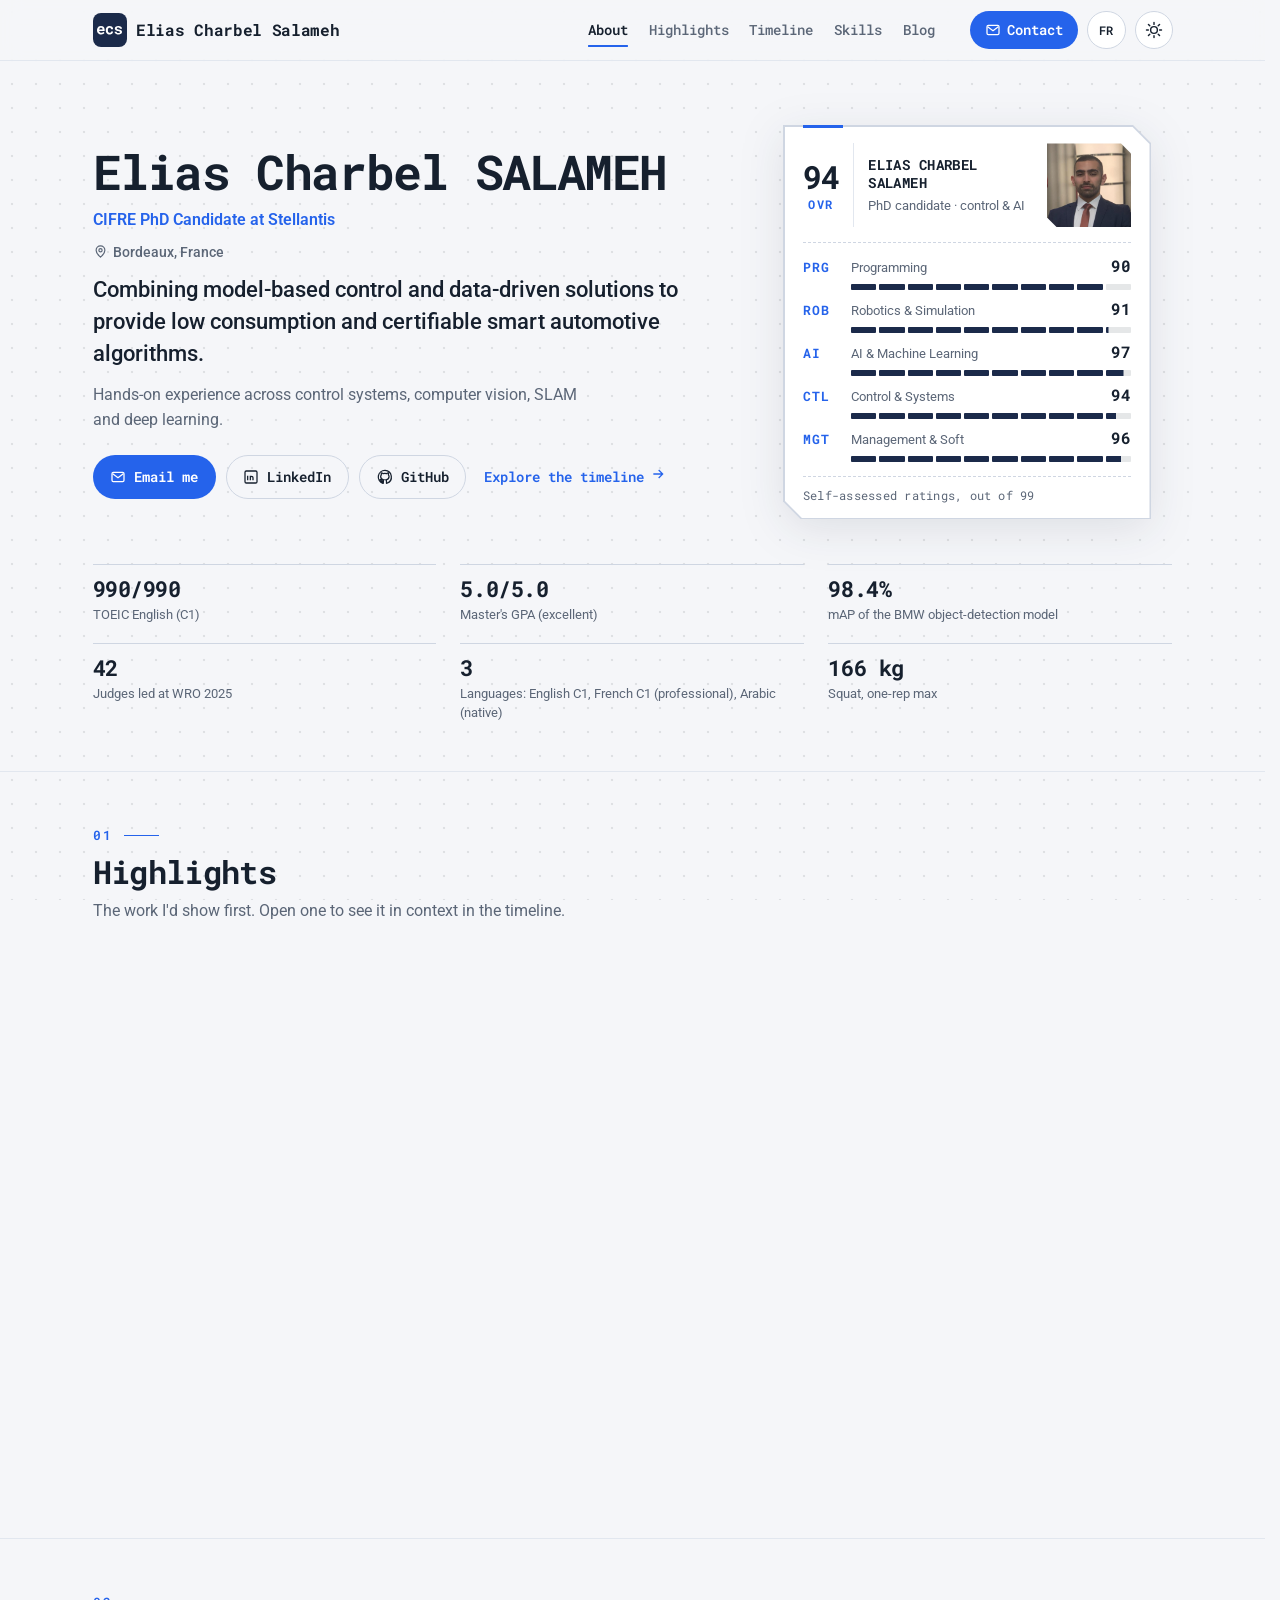
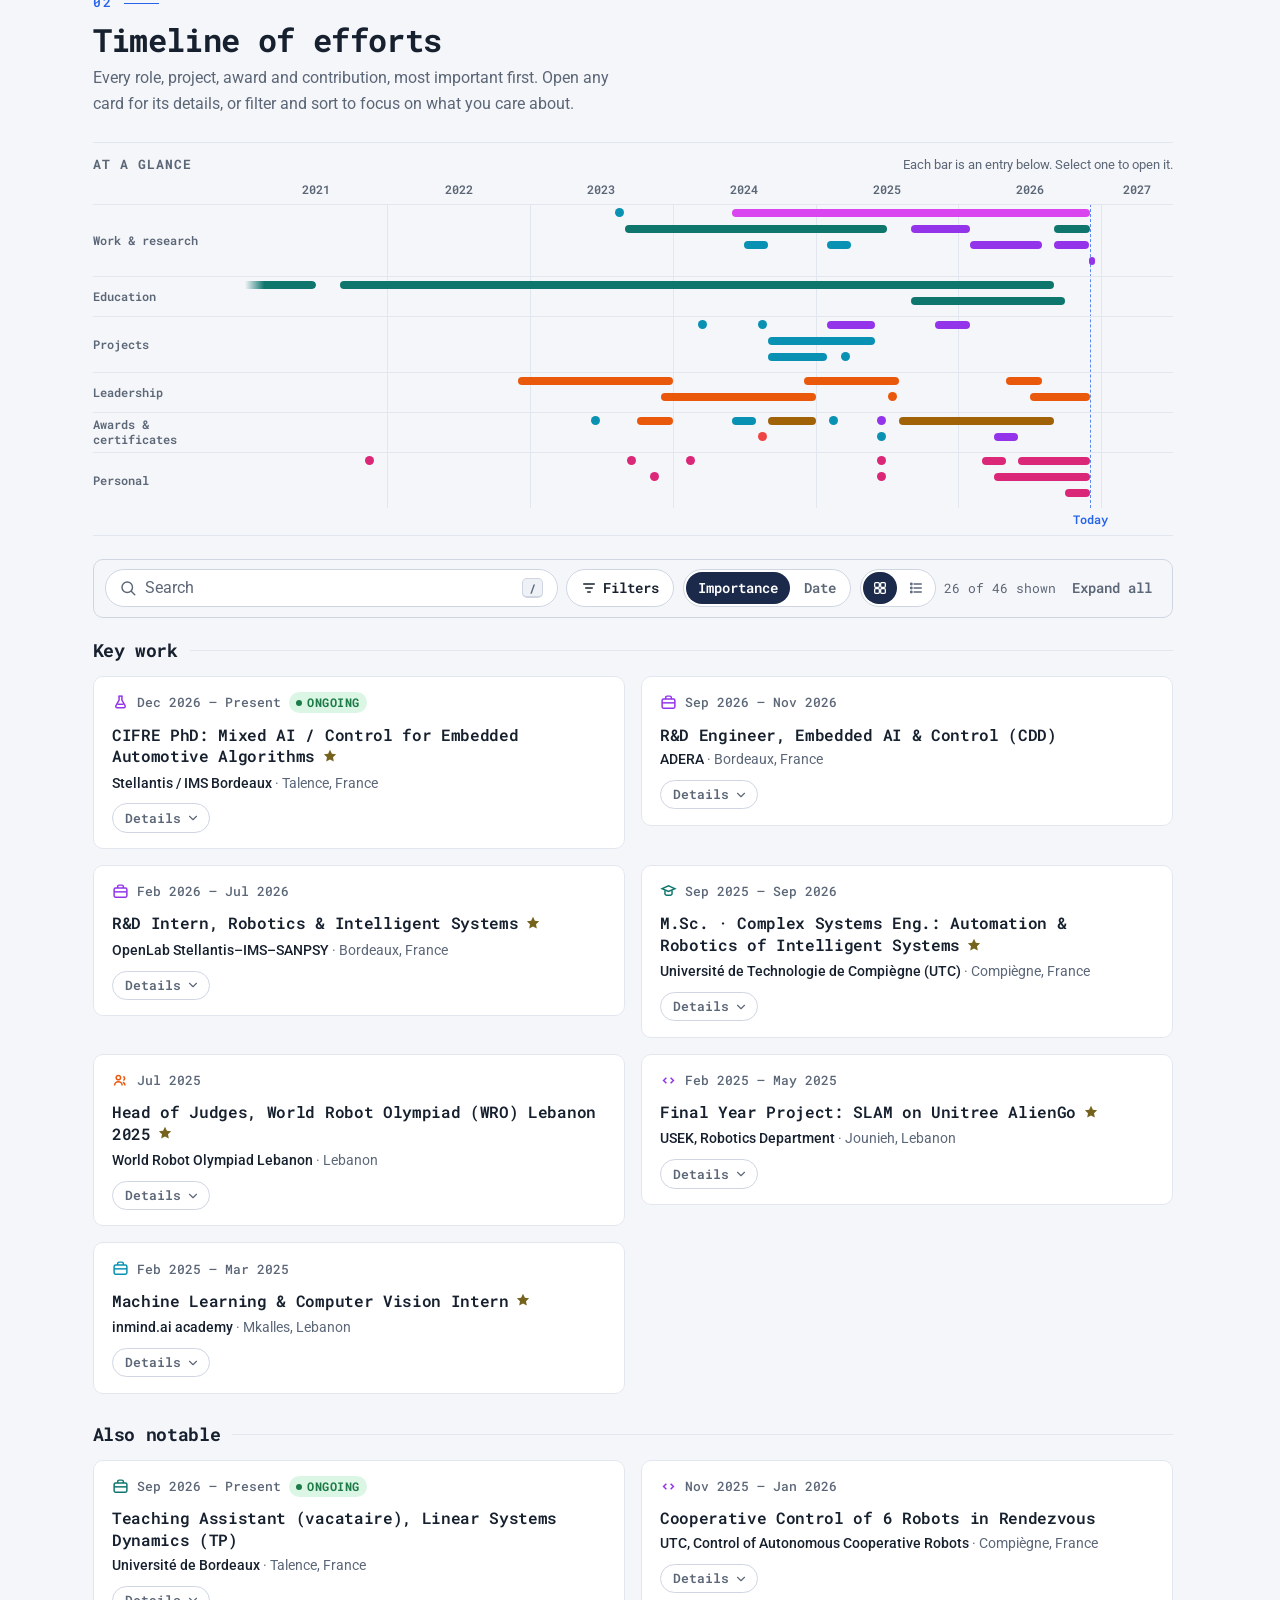
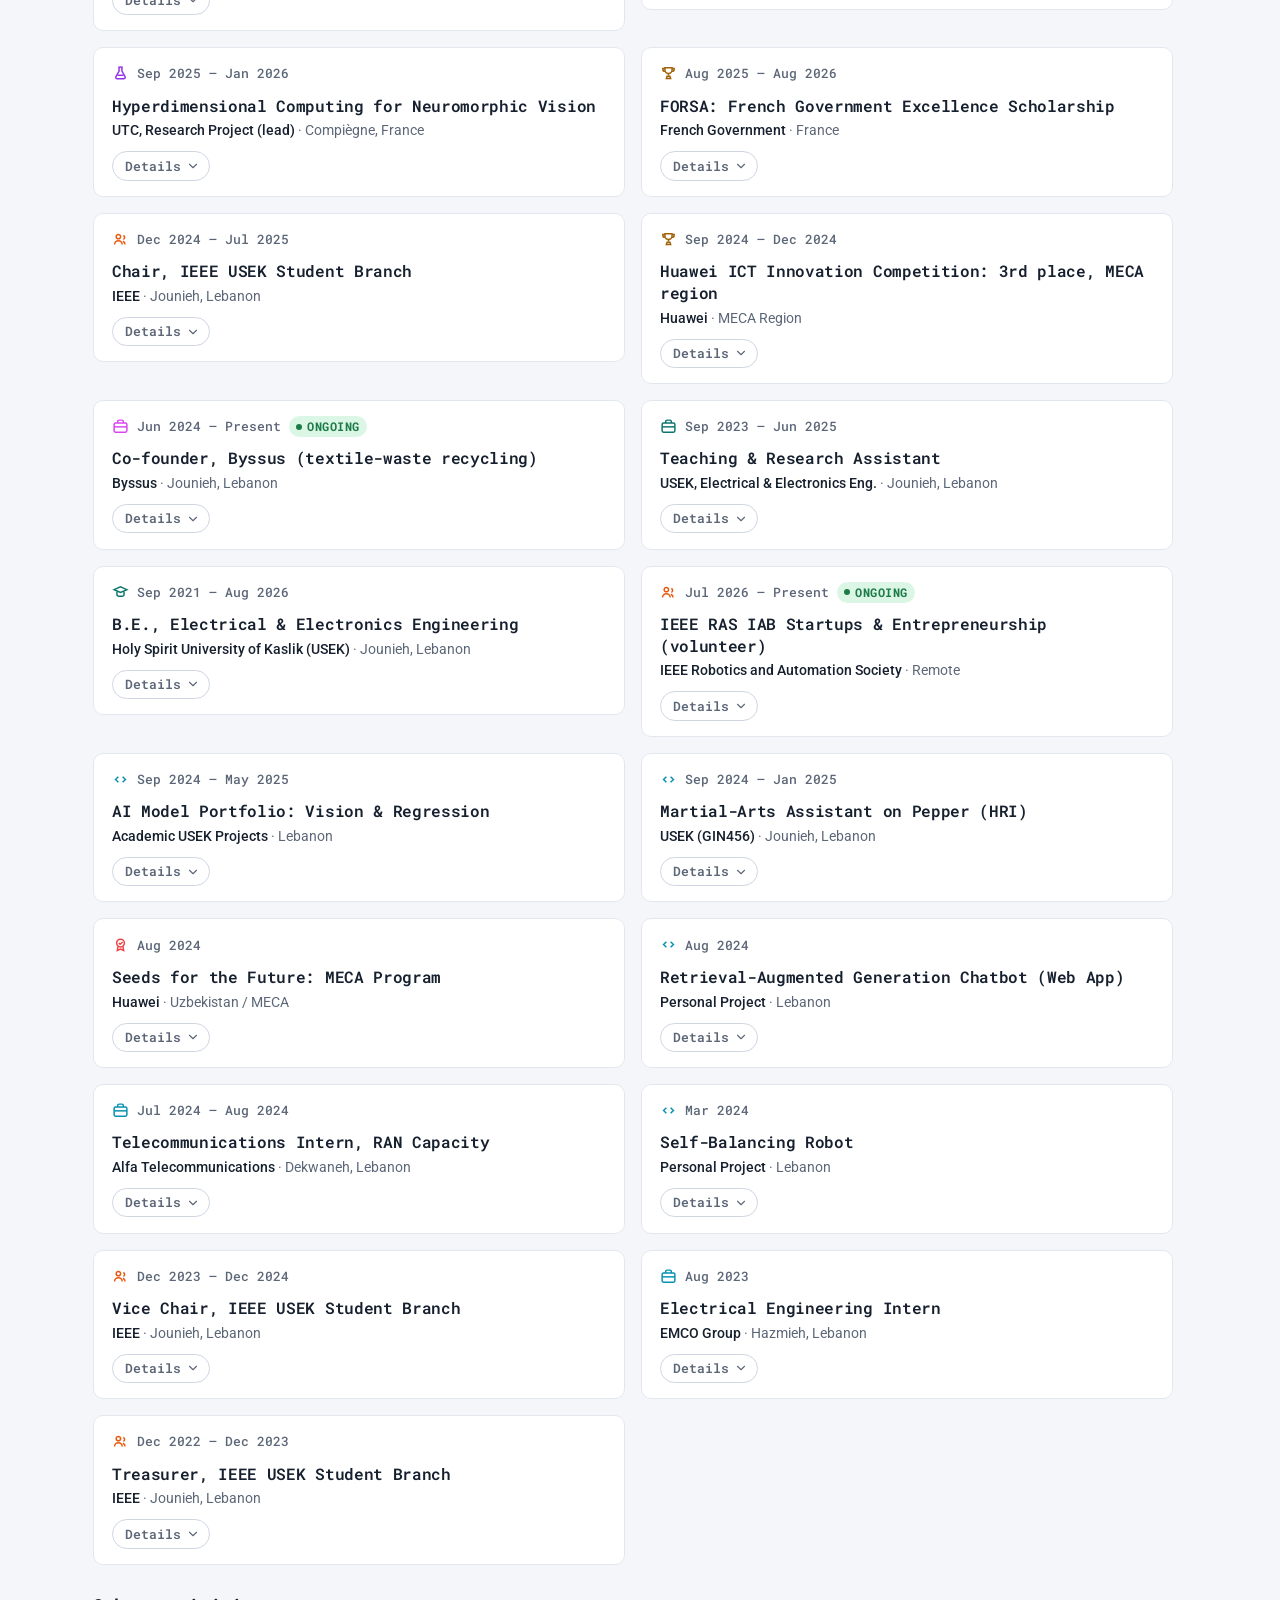
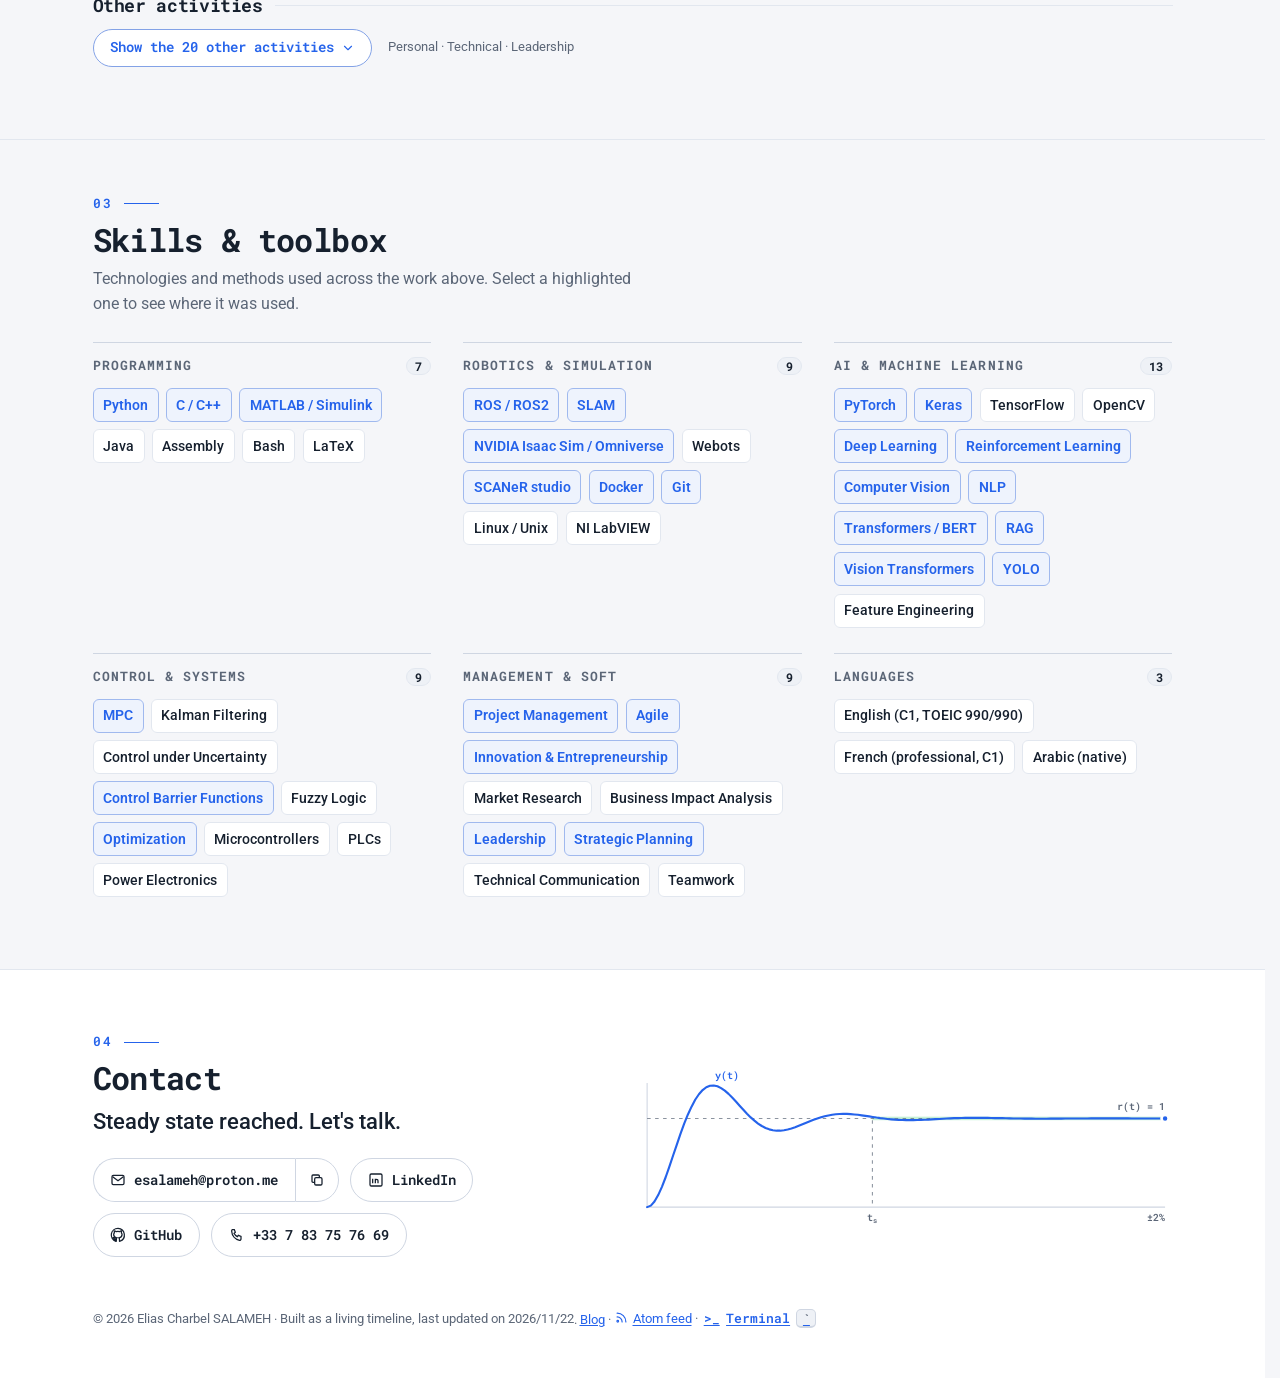
<file: index.html>
<!DOCTYPE html>
<html lang="en" data-theme="light">
<head>
  <meta charset="UTF-8" />
  <meta name="viewport" content="width=device-width, initial-scale=1.0" />
  <!-- Tab title and search description: written by tools/build.mjs from
       profile.pageTitle / pageDescription in data.js (app.js swaps in the
       French pair when the page is shown in French). -->
  <!-- build:meta -->
  <title>Elias Charbel Salameh · CIFRE PhD Candidate at Stellantis</title>
  <meta name="description" content="CIFRE PhD candidate at Stellantis, working on robotics, control and AI for certifiable, low-consumption automotive algorithms." />
  <!-- /build:meta -->
  <meta name="author" content="Elias Charbel Salameh" />
  <meta name="color-scheme" content="light dark" />
  <meta name="theme-color" id="meta-theme-color" content="#f5f6f9" />
  <!-- One indexable URL: the French view (?lang=fr, or a saved preference) is
       the same page translated in place by app.js, so it isn't declared as a
       separate hreflang alternate; its content isn't in the HTML. -->
  <link rel="canonical" href="https://eliascharbelsalameh.github.io/" />
  <link rel="alternate" type="application/atom+xml" title="Elias Charbel Salameh · Blog" href="https://eliascharbelsalameh.github.io/blog/feed.xml" />

  <!-- Open Graph / link preview (shows when shared with recruiters).
       og:image must be an ABSOLUTE url, because crawlers don't resolve relative paths.
       og-cover.png is made from tools/og-cover.html (see the README). -->
  <meta property="og:type" content="profile" />
  <meta property="og:site_name" content="Elias Charbel Salameh" />
  <meta property="og:url" content="https://eliascharbelsalameh.github.io/" />
  <meta property="og:title" content="Elias Charbel Salameh · CIFRE PhD Candidate at Stellantis" />
  <meta property="og:description" content="CIFRE PhD candidate at Stellantis. An interactive, filterable timeline of research, engineering, leadership and academic work." />
  <meta property="og:image" content="https://eliascharbelsalameh.github.io/assets/images/og-cover.png" />
  <meta property="og:image:width" content="1200" />
  <meta property="og:image:height" content="630" />
  <meta property="og:image:alt" content="Elias Charbel Salameh, CIFRE PhD candidate in control and AI" />
  <meta property="og:locale" content="en_US" />
  <meta name="twitter:card" content="summary_large_image" />
  <meta name="twitter:title" content="Elias Charbel Salameh · CIFRE PhD Candidate at Stellantis" />
  <meta name="twitter:description" content="CIFRE PhD candidate at Stellantis. An interactive, filterable timeline of research, engineering, leadership and academic work." />
  <meta name="twitter:image" content="https://eliascharbelsalameh.github.io/assets/images/og-cover.png" />

  <!-- Structured data for search engines (schema.org Person, WebSite and
       ProfilePage), written by tools/build.mjs from data.js -->
  <!-- build:jsonld -->
  <script type="application/ld+json">
  {
    "@context": "https://schema.org",
    "@graph": [
      {
        "@type": "WebSite",
        "@id": "https://eliascharbelsalameh.github.io/#website",
        "url": "https://eliascharbelsalameh.github.io/",
        "name": "Elias Charbel Salameh",
        "description": "CIFRE PhD candidate at Stellantis, working on robotics, control and AI for certifiable, low-consumption automotive algorithms.",
        "inLanguage": "en",
        "publisher": {
          "@id": "https://eliascharbelsalameh.github.io/#person"
        }
      },
      {
        "@type": "ProfilePage",
        "@id": "https://eliascharbelsalameh.github.io/#profile",
        "url": "https://eliascharbelsalameh.github.io/",
        "name": "Elias Charbel Salameh · CIFRE PhD Candidate at Stellantis",
        "inLanguage": "en",
        "isPartOf": {
          "@id": "https://eliascharbelsalameh.github.io/#website"
        },
        "mainEntity": {
          "@id": "https://eliascharbelsalameh.github.io/#person"
        },
        "dateModified": "2026-11-22T00:00:00+01:00"
      },
      {
        "@type": "Person",
        "@id": "https://eliascharbelsalameh.github.io/#person",
        "name": "Elias Charbel Salameh",
        "url": "https://eliascharbelsalameh.github.io/",
        "image": "https://eliascharbelsalameh.github.io/assets/images/profile.jpg",
        "jobTitle": "CIFRE PhD Candidate at Stellantis",
        "description": "Combining model-based control and data-driven solutions to provide low consumption and certifiable smart automotive algorithms. Hands-on experience across control systems, computer vision, SLAM and deep learning.",
        "email": "mailto:esalameh@proton.me",
        "telephone": "+33 7 83 75 76 69",
        "address": {
          "@type": "PostalAddress",
          "addressLocality": "Bordeaux",
          "addressCountry": "France"
        },
        "alumniOf": [
          {
            "@type": "EducationalOrganization",
            "name": "Université de Technologie de Compiègne (UTC)"
          },
          {
            "@type": "EducationalOrganization",
            "name": "Holy Spirit University of Kaslik (USEK)"
          },
          {
            "@type": "EducationalOrganization",
            "name": "Collège Saint Joseph Antoura (CSJA), AEFE"
          }
        ],
        "knowsAbout": [
          "Python",
          "C / C++",
          "MATLAB / Simulink",
          "Java",
          "Assembly",
          "Bash",
          "LaTeX",
          "ROS / ROS2",
          "SLAM",
          "NVIDIA Isaac Sim / Omniverse",
          "Webots",
          "SCANeR studio",
          "Docker",
          "Git",
          "Linux / Unix",
          "NI LabVIEW",
          "PyTorch",
          "Keras",
          "TensorFlow",
          "OpenCV",
          "Deep Learning",
          "Reinforcement Learning",
          "Computer Vision",
          "NLP",
          "Transformers / BERT",
          "RAG",
          "Vision Transformers",
          "YOLO",
          "Feature Engineering",
          "MPC",
          "Kalman Filtering",
          "Control under Uncertainty",
          "Control Barrier Functions",
          "Fuzzy Logic",
          "Optimization",
          "Microcontrollers",
          "PLCs",
          "Power Electronics",
          "Project Management",
          "Agile",
          "Innovation & Entrepreneurship",
          "Market Research",
          "Business Impact Analysis",
          "Leadership",
          "Strategic Planning",
          "Technical Communication",
          "Teamwork"
        ],
        "sameAs": [
          "https://www.linkedin.com/in/eliascharbelsalameh",
          "https://github.com/eliascharbelsalameh"
        ]
      }
    ]
  }
  </script>
  <!-- /build:jsonld -->

  <!-- Inline SVG favicon (no external file needed): the same "ECS" mark as the header -->
  <link rel="icon" href="data:image/svg+xml,%3Csvg xmlns='http://www.w3.org/2000/svg' viewBox='0 0 100 100'%3E%3Crect width='100' height='100' rx='22' fill='%231b2a4a'/%3E%3Ctext x='50' y='63' font-family='Consolas,Menlo,monospace' font-size='36' font-weight='700' fill='%23ffffff' text-anchor='middle'%3EECS%3C/text%3E%3C/svg%3E" />

  <!-- Fonts: Roboto Mono (headings, numbers, labels) and Roboto (body text),
       self-hosted in assets/fonts/ (declared in styles.css). Preloading them
       lets the text settle on the right font sooner. -->
  <link rel="preload" href="assets/fonts/roboto-mono-latin-wght.woff2" as="font" type="font/woff2" crossorigin />
  <link rel="preload" href="assets/fonts/roboto-latin-wght.woff2" as="font" type="font/woff2" crossorigin />

  <link rel="stylesheet" href="assets/css/styles.css" />

  <!-- Set saved theme before first paint to avoid a flash. Also marks the page
       as scripted: "js" hides the controls that need JavaScript only when it's
       off, and "app-pending" keeps the page body unpainted until app.js has
       rendered it (no layout shift; app.js removes it, styles.css has a 3s
       backstop). -->
  <script>
    (function () {
      document.documentElement.classList.add("js", "app-pending");
      try {
        var t = localStorage.getItem("theme") ||
          (window.matchMedia("(prefers-color-scheme: dark)").matches ? "dark" : "light");
        document.documentElement.setAttribute("data-theme", t);
        var m = document.getElementById("meta-theme-color");
        if (m) m.setAttribute("content", t === "dark" ? "#0d1220" : "#f5f6f9");
      } catch (e) {}
    })();
  </script>

  <!-- Intro splash (#splash, first thing in <body>): decided here, before first
       paint, so the page never flashes before it. It plays on the first page
       view of a browser session only, never under reduced motion, never for
       crawlers, and never without JavaScript (it stays [hidden]). The timers
       below are the hard stop: the splash is gone after 4s whatever else fails. -->
  <script>
    (function () {
      var d = document.documentElement, ended = false;
      try {
        if (sessionStorage.getItem("ecs-intro") ||
            window.matchMedia("(prefers-reduced-motion: reduce)").matches ||
            document.visibilityState === "hidden" ||
            /bot|crawl|spider|slurp|preview|lighthouse|pagespeed|headless/i.test(navigator.userAgent)) return;
        sessionStorage.setItem("ecs-intro", "1");
      } catch (e) { return; }   // no session storage: skip it rather than replay it on every page
      d.classList.add("splash-on");
      function cleanup() {
        d.classList.remove("splash-on", "splash-out", "splash-flying");
        var held = document.querySelectorAll("[data-splash-inert]");
        for (var i = 0; i < held.length; i++) { held[i].inert = false; held[i].removeAttribute("data-splash-inert"); }
        var s = document.getElementById("splash");
        if (s && s.parentNode) s.parentNode.removeChild(s);
      }
      // Ends the intro: at once (now), by flying the mark into the header
      // (`fly` is part 2's flight, about .75s; it returns false if it can't
      // run), or with a short fade (about .45s). app.js listens for
      // "ecs:intro-end" to deal the player card in.
      window.ecsIntroEnd = function (now, fly) {
        if (ended) { if (now) cleanup(); return; }
        ended = true;
        var s = document.getElementById("splash"), flying = false;
        d.classList.add("splash-out");
        if (!now && s && fly) { try { flying = !!fly(cleanup); } catch (e) {} }
        try { document.dispatchEvent(new CustomEvent("ecs:intro-end", { detail: { flying: flying } })); } catch (e) {}
        if (flying) return;
        if (now || !s) { cleanup(); return; }
        s.classList.add("is-leaving");
        setTimeout(cleanup, 450);
      };
      setTimeout(function () { try { window.ecsIntroEnd(true); } catch (e) {} cleanup(); }, 4000);
    })();
  </script>
</head>
<body class="page-home">
  <!-- Intro splash: "ecs" in Roboto Mono Bold, as vector outlines (so it can't
       flash a fallback font), drawn, filled and extruded by CSS (styles.css,
       "Intro splash"), then flown into the header's brand mark (the script at
       the end of <body>). Removed from the page once it has played. -->
  <div class="splash" id="splash" role="img" aria-label="Elias Charbel Salameh" hidden>
    <div class="sp-bg" aria-hidden="true"></div>
    <svg class="sp-art" viewBox="-12 -18 368 172" aria-hidden="true" focusable="false">
      <defs>
        <path id="sp-e" pathLength="1" d="M55.4 112.2Q71.1 112.2 82.6 106.1Q94.1 100 99.4 92.5L85.5 77.5Q80.7 83.7 73 86.8Q65.3 89.9 57.1 89.9Q51.3 89.9 46.4 88.1Q41.5 86.3 37.7 83Q34 79.8 31.8 75.8Q29.6 71.9 28.2 65.4V65.1H101.6V53.3Q101.6 41.4 98.3 31.6Q95 21.7 88.7 14.7Q82.3 7.7 73.2 3.9Q64 0 52.3 0Q41 0 31.4 4.1Q21.8 8.2 14.8 15.6Q7.8 23 3.9 33.2Q0 43.5 0 55.9V59.9Q0 70.8 4 80.3Q7.9 89.9 15.2 96.9Q22.5 104 32.7 108.1Q42.9 112.2 55.4 112.2ZM52.1 22.5Q57.4 22.5 61.5 24.1Q65.5 25.8 68.3 28.6Q71.1 31.5 72.7 35.4Q74.3 39.3 74.3 43.7V45.9H28.7Q29.7 40.6 31.7 36.3Q33.7 32 36.7 28.9Q39.6 25.8 43.5 24.1Q47.4 22.5 52.1 22.5Z"/>
        <path id="sp-c" pathLength="1" d="M166.7 90Q160 90 155.7 87.3Q151.3 84.6 148.8 80.1Q146.2 75.7 145.2 69.8Q144.2 64 144.2 57.7V54.7Q144.2 48.5 145.2 42.7Q146.3 36.9 148.9 32.4Q151.4 27.9 155.7 25.2Q160 22.5 166.6 22.5Q171.1 22.5 174.9 24Q178.7 25.6 181.4 28.2Q184.1 30.8 185.5 34.4Q186.9 38 186.7 42H212.9Q213.1 32.4 209.7 24.6Q206.3 16.9 200.2 11.4Q194 6 185.5 3Q177 0 167 0Q154.5 0 145.1 4.3Q135.6 8.6 129.2 16Q122.8 23.4 119.6 33.3Q116.4 43.3 116.4 54.7V57.7Q116.4 69.1 119.7 79Q122.9 89 129.3 96.4Q135.6 103.8 145.1 108Q154.6 112.3 167.2 112.3Q176.5 112.3 184.8 109.3Q193.2 106.4 199.5 101.2Q205.8 96 209.5 88.8Q213.1 81.6 212.9 73.2H186.7Q186.9 77 185.4 80.1Q183.8 83.2 181 85.4Q178.2 87.6 174.5 88.8Q170.8 90 166.7 90Z"/>
        <path id="sp-s" pathLength="1" d="M304.5 80.5Q304.5 83 303.2 85.1Q302 87.2 299.5 88.8Q296.9 90.4 292.9 91.3Q288.8 92.3 283.4 92.3Q278.9 92.3 274.7 91.4Q270.4 90.5 267.1 88.5Q263.8 86.6 261.7 83.4Q259.6 80.3 259.3 75.9H232.8Q232.8 82.5 236.1 89Q239.3 95.6 245.6 100.7Q251.9 105.9 261.2 109.1Q270.6 112.3 282.8 112.3Q293.9 112.3 302.9 109.8Q311.9 107.4 318.3 103Q324.6 98.6 328.1 92.5Q331.5 86.5 331.5 79.3Q331.5 71.5 328.1 65.8Q324.6 60.2 318.5 56.2Q312.4 52.3 304 49.8Q295.6 47.3 285.8 45.7Q279 44.7 274.6 43.4Q270.2 42 267.7 40.3Q265.1 38.7 264.1 36.6Q263.1 34.6 263.1 32.2Q263.1 29.8 264.2 27.6Q265.4 25.5 267.6 23.9Q270 22.1 273.8 21.1Q277.6 20.1 282.7 20.1Q288.7 20.1 293 21.6Q297.2 23.1 299.7 25.6Q301.5 27.5 302.4 29.9Q303.3 32.2 303.3 34.9H331.1Q331.1 27.4 327.8 21Q324.5 14.6 318.3 9.9Q312 5.3 303 2.6Q294 0 282.7 0Q271.9 0 263.3 2.7Q254.7 5.4 248.7 10Q242.7 14.6 239.5 20.7Q236.3 26.8 236.3 33.5Q236.3 40.4 239.5 45.7Q242.6 51 248.2 55Q253.8 59.1 261.6 62Q269.5 64.8 279 66.7Q286.5 68.1 291.4 69.5Q296.3 70.9 299.3 72.5Q302.2 74.2 303.4 76.1Q304.5 78 304.5 80.5Z"/>
        <g id="sp-word"><use href="#sp-e"/><use href="#sp-c"/><use href="#sp-s"/></g>
        <clipPath id="sp-clip"><use href="#sp-e"/><use href="#sp-c"/><use href="#sp-s"/></clipPath>
        <linearGradient id="sp-face-grad" x1="0" y1="0" x2=".25" y2="1">
          <stop class="sp-stop-hi" offset=".12"/><stop class="sp-stop-lo" offset=".85"/>
        </linearGradient>
        <linearGradient id="sp-sheen-grad" x1="0" y1="0" x2="1" y2="0">
          <stop class="sp-sheen-edge" offset="0"/><stop class="sp-sheen-mid" offset=".5"/><stop class="sp-sheen-edge" offset="1"/>
        </linearGradient>
        <radialGradient id="sp-floor-grad">
          <stop class="sp-floor-in" offset="0"/><stop class="sp-floor-out" offset="1"/>
        </radialGradient>
      </defs>
      <ellipse class="sp-floor" cx="172" cy="134" rx="182" ry="11"/>
      <g class="sp-depth">
        <use href="#sp-word" style="--i:11"/><use href="#sp-word" style="--i:10"/><use href="#sp-word" style="--i:9"/>
        <use href="#sp-word" style="--i:8"/><use href="#sp-word" style="--i:7"/><use href="#sp-word" style="--i:6"/>
        <use href="#sp-word" style="--i:5"/><use href="#sp-word" style="--i:4"/><use href="#sp-word" style="--i:3"/>
        <use href="#sp-word" style="--i:2"/><use href="#sp-word" style="--i:1"/>
      </g>
      <g clip-path="url(#sp-clip)">
        <g class="sp-rise"><path class="sp-wave" fill="url(#sp-face-grad)" d="M-30 0q15-7 30 0t30 0t30 0t30 0t30 0t30 0t30 0t30 0t30 0t30 0t30 0t30 0t30 0t30 0t30 0t30 0t30 0t30 0V144H-30Z"/></g>
        <rect class="sp-sheen" x="-60" y="-20" width="46" height="160"/>
      </g>
      <g class="sp-line"><use href="#sp-e"/><use href="#sp-c"/><use href="#sp-s"/></g>
    </svg>
    <div class="sp-name" data-text="Elias Charbel Salameh" aria-hidden="true"></div>
  </div>

  <a class="skip-link" href="#timeline" data-i18n="skip">Skip to timeline</a>

  <!-- ============================= HEADER ============================= -->
  <header class="site-header" id="top">
    <div class="wrap header-inner">
      <a class="brand" href="#top">
        <!-- the "ecs" mark: the same vector letters as the intro, which lands here -->
        <span class="brand-mark" aria-hidden="true"><svg viewBox="0 0 331.5 112.3" focusable="false"><path d="M55.4 112.2Q71.1 112.2 82.6 106.1Q94.1 100 99.4 92.5L85.5 77.5Q80.7 83.7 73 86.8Q65.3 89.9 57.1 89.9Q51.3 89.9 46.4 88.1Q41.5 86.3 37.7 83Q34 79.8 31.8 75.8Q29.6 71.9 28.2 65.4V65.1H101.6V53.3Q101.6 41.4 98.3 31.6Q95 21.7 88.7 14.7Q82.3 7.7 73.2 3.9Q64 0 52.3 0Q41 0 31.4 4.1Q21.8 8.2 14.8 15.6Q7.8 23 3.9 33.2Q0 43.5 0 55.9V59.9Q0 70.8 4 80.3Q7.9 89.9 15.2 96.9Q22.5 104 32.7 108.1Q42.9 112.2 55.4 112.2ZM52.1 22.5Q57.4 22.5 61.5 24.1Q65.5 25.8 68.3 28.6Q71.1 31.5 72.7 35.4Q74.3 39.3 74.3 43.7V45.9H28.7Q29.7 40.6 31.7 36.3Q33.7 32 36.7 28.9Q39.6 25.8 43.5 24.1Q47.4 22.5 52.1 22.5Z"/><path d="M166.7 90Q160 90 155.7 87.3Q151.3 84.6 148.8 80.1Q146.2 75.7 145.2 69.8Q144.2 64 144.2 57.7V54.7Q144.2 48.5 145.2 42.7Q146.3 36.9 148.9 32.4Q151.4 27.9 155.7 25.2Q160 22.5 166.6 22.5Q171.1 22.5 174.9 24Q178.7 25.6 181.4 28.2Q184.1 30.8 185.5 34.4Q186.9 38 186.7 42H212.9Q213.1 32.4 209.7 24.6Q206.3 16.9 200.2 11.4Q194 6 185.5 3Q177 0 167 0Q154.5 0 145.1 4.3Q135.6 8.6 129.2 16Q122.8 23.4 119.6 33.3Q116.4 43.3 116.4 54.7V57.7Q116.4 69.1 119.7 79Q122.9 89 129.3 96.4Q135.6 103.8 145.1 108Q154.6 112.3 167.2 112.3Q176.5 112.3 184.8 109.3Q193.2 106.4 199.5 101.2Q205.8 96 209.5 88.8Q213.1 81.6 212.9 73.2H186.7Q186.9 77 185.4 80.1Q183.8 83.2 181 85.4Q178.2 87.6 174.5 88.8Q170.8 90 166.7 90Z"/><path d="M304.5 80.5Q304.5 83 303.2 85.1Q302 87.2 299.5 88.8Q296.9 90.4 292.9 91.3Q288.8 92.3 283.4 92.3Q278.9 92.3 274.7 91.4Q270.4 90.5 267.1 88.5Q263.8 86.6 261.7 83.4Q259.6 80.3 259.3 75.9H232.8Q232.8 82.5 236.1 89Q239.3 95.6 245.6 100.7Q251.9 105.9 261.2 109.1Q270.6 112.3 282.8 112.3Q293.9 112.3 302.9 109.8Q311.9 107.4 318.3 103Q324.6 98.6 328.1 92.5Q331.5 86.5 331.5 79.3Q331.5 71.5 328.1 65.8Q324.6 60.2 318.5 56.2Q312.4 52.3 304 49.8Q295.6 47.3 285.8 45.7Q279 44.7 274.6 43.4Q270.2 42 267.7 40.3Q265.1 38.7 264.1 36.6Q263.1 34.6 263.1 32.2Q263.1 29.8 264.2 27.6Q265.4 25.5 267.6 23.9Q270 22.1 273.8 21.1Q277.6 20.1 282.7 20.1Q288.7 20.1 293 21.6Q297.2 23.1 299.7 25.6Q301.5 27.5 302.4 29.9Q303.3 32.2 303.3 34.9H331.1Q331.1 27.4 327.8 21Q324.5 14.6 318.3 9.9Q312 5.3 303 2.6Q294 0 282.7 0Q271.9 0 263.3 2.7Q254.7 5.4 248.7 10Q242.7 14.6 239.5 20.7Q236.3 26.8 236.3 33.5Q236.3 40.4 239.5 45.7Q242.6 51 248.2 55Q253.8 59.1 261.6 62Q269.5 64.8 279 66.7Q286.5 68.1 291.4 69.5Q296.3 70.9 299.3 72.5Q302.2 74.2 303.4 76.1Q304.5 78 304.5 80.5Z"/></svg></span>
        <span class="brand-name">Elias&nbsp;Charbel&nbsp;Salameh</span>
      </a>
      <!-- section links: inline on wide screens, a drop-down behind #menu-toggle on phones -->
      <nav class="site-nav" id="site-nav" aria-label="Sections" data-i18n-aria="nav_label">
        <a href="#about" data-i18n="nav_about">About</a>
        <a href="#highlights" data-i18n="nav_highlights">Highlights</a>
        <a href="#timeline" data-i18n="nav_timeline">Timeline</a>
        <a href="#skills" data-i18n="nav_skills">Skills</a>
        <a href="blog/" data-i18n="nav_blog">Blog</a>
      </nav>
      <div class="header-actions">
        <a class="btn btn-primary btn-sm header-contact" href="#contact" id="header-contact">
          <svg viewBox="0 0 24 24" width="16" height="16" aria-hidden="true"><rect x="3" y="5" width="18" height="14" rx="2"/><path d="M4 7l8 6 8-6"/></svg>
          <span data-i18n="contact_btn">Contact</span>
        </a>
        <!-- accessible name and title are set by app.js and start with the visible "FR" / "EN" -->
        <button class="lang-toggle" id="lang-toggle" type="button" aria-label="FR, switch to French" title="FR, switch to French">
          <span id="lang-label">FR</span>
        </button>
        <button class="theme-toggle" id="theme-toggle" type="button" aria-label="Toggle dark / light" title="Toggle dark / light" data-i18n-aria="theme_toggle" data-i18n-title="theme_toggle">
          <svg class="icon-sun" viewBox="0 0 24 24" width="18" height="18" aria-hidden="true"><circle cx="12" cy="12" r="4.5"/><path d="M12 2v2.5M12 19.5V22M2 12h2.5M19.5 12H22M4.6 4.6l1.8 1.8M17.6 17.6l1.8 1.8M19.4 4.6l-1.8 1.8M6.4 17.6l-1.8 1.8" stroke-linecap="round"/></svg>
          <svg class="icon-moon" viewBox="0 0 24 24" width="18" height="18" aria-hidden="true"><path d="M20 14.5A8 8 0 1 1 9.5 4a6.5 6.5 0 0 0 10.5 10.5z"/></svg>
        </button>
        <button class="menu-toggle" id="menu-toggle" type="button" aria-expanded="false" aria-controls="site-nav" aria-label="Menu" title="Menu" data-i18n-aria="menu" data-i18n-title="menu">
          <svg viewBox="0 0 24 24" width="18" height="18" aria-hidden="true"><path d="M4 7h16M4 12h16M4 17h16" stroke-linecap="round"/></svg>
        </button>
      </div>
    </div>
  </header>

  <main>
    <!-- ============================= HERO ============================= -->
    <!-- The "build:NAME" regions on this page hold a static copy of the
         data.js content (name, role, figures, every timeline entry, skills,
         contact links), written by tools/build.mjs, for search engines, link
         previews and visitors without JavaScript. app.js replaces each one
         with the interactive version. Don't edit inside them: edit data.js and
         run `node tools/build.mjs`. -->
    <section class="hero" id="about">
      <!-- the rover that maps the hero and drives where you point (assets/js/rover.js) -->
      <canvas class="hero-fx" id="hero-fx" aria-hidden="true"></canvas>
      <div class="wrap hero-inner">
        <div class="hero-text">
          <!-- build:hero -->
          <h1 class="hero-name" id="hero-name">Elias Charbel SALAMEH</h1>
          <p class="hero-role" id="hero-role">CIFRE PhD Candidate at Stellantis</p>
          <p class="hero-loc" id="hero-loc"><span>Bordeaux, France</span></p>
          <p class="hero-tagline" id="hero-tagline">Combining model-based control and data-driven solutions to provide low consumption and certifiable smart automotive algorithms.</p>
          <p class="hero-summary" id="hero-summary">Hands-on experience across control systems, computer vision, SLAM and deep learning.</p>
          <div class="hero-cta" id="hero-cta">
            <a class="btn btn-primary" href="mailto:esalameh@proton.me">Email me</a>
            <a class="btn btn-ghost" href="https://www.linkedin.com/in/eliascharbelsalameh" rel="me">LinkedIn</a>
            <a class="btn btn-ghost" href="https://github.com/eliascharbelsalameh" rel="me">GitHub</a>
            <a class="btn btn-ghost" href="blog/">Blog</a>
          </div>
          <!-- /build:hero -->
        </div>
        <div class="hero-visual">
          <!-- "player card": photo, name, position and the rated skill groups,
               built by app.js from profile + skills (`rating`, `abbr`) in data.js -->
          <figure class="pcard" id="player-card" hidden></figure>
        </div>
        <ul class="hero-stats" id="hero-stats" aria-label="Key figures" data-i18n-aria="stats_label">
          <!-- build:stats -->
          <li><span class="stat-value">990/990</span><span class="stat-label">TOEIC English (C1)</span></li>
          <li><span class="stat-value">5.0/5.0</span><span class="stat-label">Master&#39;s GPA (excellent)</span></li>
          <li><span class="stat-value">98.4%</span><span class="stat-label">mAP of the BMW object-detection model</span></li>
          <li><span class="stat-value">42</span><span class="stat-label">Judges led at WRO 2025</span></li>
          <li><span class="stat-value">3</span><span class="stat-label">Languages: English C1, French C1 (professional), Arabic (native)</span></li>
          <li><span class="stat-value">166 kg</span><span class="stat-label">Squat, one-rep max</span></li>
          <!-- /build:stats -->
        </ul>
      </div>
    </section>

    <!-- ========================== HIGHLIGHTS ========================== -->
    <!-- Tiles for every `featured` entry in data.js, rendered by app.js -->
    <section class="highlights-section" id="highlights" hidden>
      <div class="wrap">
        <div class="section-head">
          <h2 data-i18n="hl_h">Highlights</h2>
          <p class="section-sub" data-i18n="hl_sub">The work I'd show first. Open one to see it in context in the timeline.</p>
        </div>
        <div class="hl-grid" id="highlights-grid"></div>
      </div>
    </section>

    <!-- =========================== TIMELINE =========================== -->
    <section class="timeline-section" id="timeline">
      <div class="wrap">
        <div class="section-head">
          <h2 data-i18n="timeline_h">Timeline of efforts</h2>
          <p class="section-sub" data-i18n="timeline_sub">Every role, project, award and contribution, most important first. Open any card for its details, or filter and sort to focus on what you care about.</p>
        </div>

        <!-- Career map: every entry as a bar in its lane, rendered by app.js.
             A visual shortcut into the list below (which carries the same
             content accessibly), so it's hidden from assistive tech and kept
             out of the tab order. -->
        <div class="map" id="career-map" aria-hidden="true">
          <div class="map-head">
            <h3 class="map-title" data-i18n="map_h">At a glance</h3>
            <span class="map-hint" data-i18n="map_hint">Each bar is an entry below. Select one to open it.</span>
          </div>
          <div class="map-frame">
            <div class="map-scroll" tabindex="-1"><div class="map-inner" id="map-inner"></div></div>
            <span class="map-edge is-left" id="map-edge-left" hidden></span>
            <span class="map-edge is-right" id="map-edge-right" hidden></span>
          </div>
          <div class="map-tip" id="map-tip" hidden></div>
        </div>

        <!-- Controls: one sticky line (search, filters, sort, view, count);
             the category chips sit in the Filters panel below it -->
        <div class="controls" role="region" aria-label="Filter the timeline" data-i18n-aria="controls_label">
          <div class="controls-row">
            <label class="search" for="search">
              <span class="sr-only" data-i18n="search_label">Search the timeline (roles, tech, organisations)</span>
              <svg viewBox="0 0 24 24" width="18" height="18" aria-hidden="true"><circle cx="11" cy="11" r="7"/><path d="M21 21l-4.3-4.3" stroke-linecap="round"/></svg>
              <input type="search" id="search" placeholder="Search" data-i18n-ph="search_ph" autocomplete="off" />
              <kbd class="search-kbd" aria-hidden="true">/</kbd>
            </label>
            <button class="ctl-btn" id="filters-toggle" type="button" aria-expanded="false" aria-controls="filters-panel">
              <svg viewBox="0 0 24 24" width="16" height="16" aria-hidden="true"><path d="M4 6h16M7 12h10M10 18h4" stroke-linecap="round"/></svg>
              <span data-i18n="filters">Filters</span>
              <span class="ctl-count" id="filters-count" hidden></span>
            </button>
            <div class="seg" role="group" aria-label="Sort by" data-i18n-aria="sort_label">
              <button class="seg-btn" id="sort-importance" type="button" aria-pressed="true" data-i18n="sort_importance">Importance</button>
              <button class="seg-btn" id="sort-date" type="button" aria-pressed="false" data-i18n="sort_date">Date</button>
            </div>
            <div class="seg" role="group" aria-label="View" data-i18n-aria="view_label">
              <button class="seg-btn seg-ico" id="view-grid" type="button" aria-pressed="true" aria-label="Grid view" title="Grid view" data-i18n-aria="view_grid" data-i18n-title="view_grid">
                <svg viewBox="0 0 24 24" width="16" height="16" aria-hidden="true"><rect x="4" y="4" width="7" height="7" rx="1.5"/><rect x="13" y="4" width="7" height="7" rx="1.5"/><rect x="4" y="13" width="7" height="7" rx="1.5"/><rect x="13" y="13" width="7" height="7" rx="1.5"/></svg>
              </button>
              <button class="seg-btn seg-ico" id="view-list" type="button" aria-pressed="false" aria-label="List view" title="List view" data-i18n-aria="view_list" data-i18n-title="view_list">
                <svg viewBox="0 0 24 24" width="16" height="16" aria-hidden="true"><path d="M9 6h11M9 12h11M9 18h11" stroke-linecap="round"/><circle cx="5" cy="6" r="1.2"/><circle cx="5" cy="12" r="1.2"/><circle cx="5" cy="18" r="1.2"/></svg>
              </button>
            </div>
            <!-- shown while a skill from the Skills section is filtering the list -->
            <button class="qbtn skill-active" id="skill-active" type="button" hidden style="--qc:var(--accent)">
              <span id="skill-active-label"></span>
              <span class="qbtn-x" aria-hidden="true">×</span>
            </button>
            <div class="controls-meta">
              <span id="result-count" class="result-count" aria-live="polite"></span>
              <button class="link-btn expand-all" id="expand-all" type="button" hidden></button>
            </div>
          </div>
          <div class="filters-panel" id="filters-panel" hidden>
            <div class="quick-filters" role="group" aria-label="Quick filters" data-i18n-aria="quick_label">
              <button class="qbtn" id="only-featured" type="button" aria-pressed="false" style="--qc:var(--star)">
                <span class="qbtn-ico" aria-hidden="true"><svg viewBox="0 0 24 24" focusable="false"><path d="M12 2.8l2.8 5.9 6.4.8-4.7 4.4 1.2 6.4L12 17.2l-5.7 3.1 1.2-6.4-4.7-4.4 6.4-.8z"/></svg></span>
                <span data-i18n="featured_only">Highlights</span>
              </button>
              <button class="qbtn" id="only-present" type="button" aria-pressed="false" style="--qc:var(--ok)">
                <span class="qbtn-dot" aria-hidden="true"></span>
                <span data-i18n="present_only">Ongoing</span>
              </button>
              <div class="panel-actions">
                <button class="link-btn" id="select-all" type="button" data-i18n="all">All</button>
                <button class="link-btn" id="clear-all" type="button" data-i18n="none">None</button>
                <button class="link-btn" id="reset" type="button" data-i18n="reset">Reset</button>
              </div>
            </div>
            <div class="filters-hint">
              <span class="filters-hint-line" aria-hidden="true"></span>
              <span data-i18n="filters_hint">Select a category to show or hide it</span>
              <span class="filters-hint-line" aria-hidden="true"></span>
            </div>
            <div class="filters" id="filters" role="group" aria-label="Categories" data-i18n-aria="cats_label"></div>
          </div>
        </div>

        <!-- Timeline renders here (grouped by year, or by importance tier) -->
        <div class="timeline" id="timeline-list">
          <!-- build:timeline -->
          <noscript><p class="tl-static-note">Filters, views and the map need JavaScript. Here is every entry, most important first.</p></noscript>
          <div class="tl-group tl-static" data-group="key">
            <h3 class="tl-tier">Key work</h3>
            <ul class="tl-static-list">
              <li class="tl-static-item">
                <h4>CIFRE PhD: Mixed AI / Control for Embedded Automotive Algorithms</h4>
                <p class="tl-static-meta"><span>Dec 2026 – Present</span> · Stellantis / IMS Bordeaux · Talence, France</p>
                <p>Industry-funded (CIFRE) doctorate with Stellantis and the IMS laboratory, on mixed AI / model-based approaches for low-consumption, certifiable embedded smart automotive algorithms.</p>
                <p class="tl-static-tags">CIFRE · Embedded AI · Certifiability · Automotive · Control Systems</p>
                <p class="tl-static-links"><a href="https://www.ims-bordeaux.fr/">IMS, integration lab (CNRS / Univ. Bordeaux / Bordeaux INP)</a> · <a href="https://www.stellantis.com/">Stellantis, global automotive manufacturer</a></p>
              </li>
              <li class="tl-static-item">
                <h4>R&amp;D Engineer, Embedded AI &amp; Control (CDD)</h4>
                <p class="tl-static-meta"><span>Sep 2026 – Nov 2026</span> · ADERA · Bordeaux, France</p>
                <p>Mixed AI / model-based approaches for low-consumption, certifiable embedded smart automotive algorithms.</p>
                <ul><li>Same supervisors and same research project as the CIFRE doctorate with Stellantis and IMS that followed it: the thesis work, started ahead of time.</li></ul>
                <p class="tl-static-tags">Embedded AI · Certifiability · Automotive · Energy Efficiency · Control Systems</p>
              </li>
              <li class="tl-static-item">
                <h4>R&amp;D Intern, Robotics &amp; Intelligent Systems</h4>
                <p class="tl-static-meta"><span>Feb 2026 – Jul 2026</span> · OpenLab Stellantis–IMS–SANPSY · Bordeaux, France</p>
                <p>Improvement of Adaptive Cruise Control (ACC) under uncertainty for connected automated vehicles, blending robust control with learning.</p>
                <ul><li>Research of a mixed control approach between AI and modeling methods for ACC under uncertainty within ADAS for connected automated vehicles (CAV).</li><li>Implemented and benchmarked robust MPC, soft-constrained MPC and reinforcement learning across varied speed profiles (MATLAB/Simulink, Python, SCANeR studio, C).</li><li>Developed a mixed Safe-RL ACC with Control Barrier Functions (SFRL-ACC + CBF).</li><li>Validated each approach in simulation on common speed profiles with cruise speeds, speed changes in wide ranges, and sudden braking.</li></ul>
                <p class="tl-static-tags">MPC · Reinforcement Learning · Control Barrier Functions · ADAS · SCANeR studio · MATLAB/Simulink</p>
              </li>
              <li class="tl-static-item">
                <h4>M.Sc. · Complex Systems Eng.: Automation &amp; Robotics of Intelligent Systems</h4>
                <p class="tl-static-meta"><span>Sep 2025 – Sep 2026</span> · Université de Technologie de Compiègne (UTC) · Compiègne, France</p>
                <p>Double-degree M2 with USEK, GPA 5.0/5.0, highest honors. Research-project lead.</p>
                <ul><li>Leading a research project on Hyperdimensional Computing applied to neuromorphic vision.</li><li>Coursework: advanced control of dynamic systems, control of cooperative autonomous robots, estimation for robotic navigation, robotic vision, systems-of-systems, modeling &amp; propagation of uncertainty, optimization, biomimicry.</li></ul>
                <p class="tl-static-tags">Robotics · Control · Estimation · Optimization · Robotic Vision</p>
              </li>
              <li class="tl-static-item">
                <h4>Head of Judges, World Robot Olympiad (WRO) Lebanon 2025</h4>
                <p class="tl-static-meta"><span>Jul 2025</span> · World Robot Olympiad Lebanon · Lebanon</p>
                <p>Led and coordinated 42 judges across all categories of the national robotics olympiad.</p>
                <ul><li>Managed 42 judges across every competition category.</li><li>Capped three consecutive years judging the WRO national competition.</li></ul>
                <p class="tl-static-tags">Judging · Event leadership · Robotics</p>
              </li>
              <li class="tl-static-item">
                <h4>Final Year Project: SLAM on Unitree AlienGo</h4>
                <p class="tl-static-meta"><span>Feb 2025 – May 2025</span> · USEK, Robotics Department · Jounieh, Lebanon</p>
                <p>Studied and implemented a SLAM pipeline for autonomous navigation of a quadruped robot.</p>
                <ul><li>Study and preliminary implementation of a SLAM algorithm (ROS1) on the Unitree AlienGo quadruped.</li><li>Fused 3D LiDAR, IMU and an Intel RealSense D435i depth camera to improve navigation robustness and performance.</li></ul>
                <p class="tl-static-tags">SLAM · ROS1 · 3D LiDAR · RealSense D435i · Quadruped</p>
              </li>
              <li class="tl-static-item">
                <h4>Machine Learning &amp; Computer Vision Intern</h4>
                <p class="tl-static-meta"><span>Feb 2025 – Mar 2025</span> · inmind.ai academy · Mkalles, Lebanon</p>
                <p>Built an end-to-end computer-vision pipeline for BMW factory inference (98.4% mAP).</p>
                <ul><li>Designed an end-to-end CV pipeline for BMW assembly-line item detection with YOLOv5 (mAP[0.5–0.95] = 98.4%).</li><li>Across the track, worked the modern AI stack: Transformers/BERT, RAG, CNNs, point clouds and Vision Transformers.</li><li>Stack: PyTorch, Python, Docker / Docker-Compose, Git, NVIDIA Omniverse; synthetic data, CI/CD, FastAPI, containerization.</li><li>Got offered an interview with the BMW technical team based on the program performance, but decided to proceed with a Robotics/Control Systems Specialization in UTC since they had conflicting timelines.</li></ul>
                <p class="tl-static-tags">YOLOv5 · Computer Vision · PyTorch · Transformers / BERT · RAG · Vision Transformers · Docker · Synthetic Data · FastAPI</p>
                <p class="tl-static-links"><a href="#contact">Source code on request</a></p>
              </li>
            </ul>
          </div>
          <div class="tl-group tl-static" data-group="notable">
            <h3 class="tl-tier">Also notable</h3>
            <ul class="tl-static-list">
              <li class="tl-static-item">
                <h4>Teaching Assistant (vacataire), Linear Systems Dynamics (TP)</h4>
                <p class="tl-static-meta"><span>Sep 2026 – Present</span> · Université de Bordeaux · Talence, France</p>
                <p>Leading hands-on lab sessions (TP) for the course “Dynamique des Systèmes Linéaires”.</p>
                <ul><li>Guide students through modelling, time- and frequency-domain analysis and stability of linear systems.</li><li>Run the lab sessions in simulation with MATLAB/Simulink.</li><li>27 hours of lab teaching across 3 groups of 25 students (75 students in total).</li></ul>
                <p class="tl-static-tags">Teaching · Linear Systems · Control · MATLAB/Simulink · Mentoring</p>
              </li>
              <li class="tl-static-item">
                <h4>IEEE RAS IAB Startups &amp; Entrepreneurship (volunteer)</h4>
                <p class="tl-static-meta"><span>Jul 2026 – Present</span> · IEEE Robotics and Automation Society · Remote</p>
                <p>The Industrial Activities board is responsible for all industrial related matters and the growth of the industrial community within RAS, both by promoting the participation of industrial partners in current activities and thus creating more links with academics, and by proposing new actions beneficial to this community.</p>
                <p class="tl-static-tags">Leadership · Entrepreneurship · Partnerships · Events</p>
              </li>
              <li class="tl-static-item">
                <h4>Cooperative Control of 6 Robots in Rendezvous</h4>
                <p class="tl-static-meta"><span>Nov 2025 – Jan 2026</span> · UTC, Control of Autonomous Cooperative Robots · Compiègne, France</p>
                <p>Designed a distributed control scheme driving six robots to a common rendezvous.</p>
                <ul><li>Multi-agent control design for consensus / rendezvous of six mobile robots.</li><li>Studied stability and convergence of cooperative control laws.</li></ul>
                <p class="tl-static-tags">Multi-agent control · Consensus · Cooperative robotics</p>
              </li>
              <li class="tl-static-item">
                <h4>Hyperdimensional Computing for Neuromorphic Vision</h4>
                <p class="tl-static-meta"><span>Sep 2025 – Jan 2026</span> · UTC, Research Project (lead) · Compiègne, France</p>
                <p>Leading research into hyperdimensional computing applied to event-based / neuromorphic vision.</p>
                <ul><li>Investigating HDC representations for spatio-temporal, event-based vision.</li><li>Project lead: scoping, literature, and experimental direction.</li></ul>
                <p class="tl-static-tags">Hyperdimensional Computing · Neuromorphic Vision · Event-based Vision</p>
              </li>
              <li class="tl-static-item">
                <h4>FORSA: French Government Excellence Scholarship</h4>
                <p class="tl-static-meta"><span>Aug 2025 – Aug 2026</span> · French Government · France</p>
                <p>Awarded the competitive FORSA excellence scholarship for graduate study in France.</p>
              </li>
              <li class="tl-static-item">
                <h4>Chair, IEEE USEK Student Branch</h4>
                <p class="tl-static-meta"><span>Dec 2024 – Jul 2025</span> · IEEE · Jounieh, Lebanon</p>
                <p>Led the branch to an IEEE Regional Exemplary Student Branch Awards (2025).</p>
                <ul><li>Led a multidisciplinary team; built industry–academia links with IEEE Lebanon, Zaka AI, Semicolon, LebThree and EXEO.</li><li>Branch won the IEEE Regional Exemplary Student Branch Award for the third consecutive year (2025).</li><li>Technical Ambassador at Zaka AI, delivering AI sessions.</li></ul>
                <p class="tl-static-tags">Leadership · Community · Partnerships · Events</p>
              </li>
              <li class="tl-static-item">
                <h4>AI Model Portfolio: Vision &amp; Regression</h4>
                <p class="tl-static-meta"><span>Sep 2024 – May 2025</span> · Academic USEK Projects · Lebanon</p>
                <p>A set of from-scratch ML models: image classification, regression and medical diagnosis. All the below projects are part of my Machine Learning and Deep Learning coursework at USEK, where I implemented each model from scratch (no pre-trained weights or transfer learning) to deepen my understanding of the underlying algorithms and architectures. The datasets are either public or in the github repositories.</p>
                <ul><li>Fashion-MNIST: MLP/CNN/ANN implemented from scratch (99.61%).</li><li>Animals-10: multi-class image classifier (92%).</li><li>Cats vs Dogs: binary image classifier (95%).</li><li>Breast-cancer diagnosis: classifier up to 99% accuracy.</li><li>Function approximation: regression with MSE 0.0006.</li></ul>
                <p class="tl-static-tags">CNN · Classification · Regression · Keras</p>
                <p class="tl-static-links"><a href="https://github.com/eliascharbelsalameh/Fashion_MNIST-AI">Fashion-MNIST</a> · <a href="https://github.com/eliascharbelsalameh/animals-10_AI">Animals-10</a> · <a href="https://github.com/eliascharbelsalameh/cats_and_dogs-AI">Cats vs Dogs</a> · <a href="https://github.com/eliascharbelsalameh/WISC_BCancer_diagnonsis_AI">Breast Cancer</a> · <a href="https://github.com/eliascharbelsalameh/Function_Approximation-AI">Function Approx.</a></p>
              </li>
              <li class="tl-static-item">
                <h4>Martial-Arts Assistant on Pepper (HRI)</h4>
                <p class="tl-static-meta"><span>Sep 2024 – Jan 2025</span> · USEK (GIN456) · Jounieh, Lebanon</p>
                <p>Built a martial-arts assistant on the Pepper social robot, focused on human-robot interaction.</p>
                <ul><li>Developed a martial-arts assistant on the Pepper social robot.</li><li>Applied human-robot interaction (HRI) principles.</li></ul>
                <p class="tl-static-tags">HRI · Social Robotics · Pepper</p>
                <p class="tl-static-links"><a href="https://github.com/eliascharbelsalameh/GIN456-Martial_Arts">GitHub</a></p>
              </li>
              <li class="tl-static-item">
                <h4>Huawei ICT Innovation Competition: 3rd place, MECA region</h4>
                <p class="tl-static-meta"><span>Sep 2024 – Dec 2024</span> · Huawei · MECA Region</p>
                <p>Placed 3rd in the MECA region of the Huawei ICT Innovation Competition.</p>
                <p class="tl-static-tags">Innovation · Competition</p>
              </li>
              <li class="tl-static-item">
                <h4>Seeds for the Future: MECA Program</h4>
                <p class="tl-static-meta"><span>Aug 2024</span> · Huawei · Uzbekistan / MECA</p>
                <p>Selected for Huawei&#39;s flagship MECA talent program; Tech4Good pitch team.</p>
                <p class="tl-static-tags">ICT · Tech4Good · Leadership</p>
              </li>
              <li class="tl-static-item">
                <h4>Retrieval-Augmented Generation Chatbot (Web App)</h4>
                <p class="tl-static-meta"><span>Aug 2024</span> · Personal Project · Lebanon</p>
                <p>Led development of a RAG chatbot web app built with Streamlit.</p>
                <p class="tl-static-tags">RAG · LLM · NLP · Streamlit</p>
                <p class="tl-static-links"><a href="https://github.com/eliascharbelsalameh/Chatbot_RAG_Webapp">GitHub</a></p>
              </li>
              <li class="tl-static-item">
                <h4>Telecommunications Intern, RAN Capacity</h4>
                <p class="tl-static-meta"><span>Jul 2024 – Aug 2024</span> · Alfa Telecommunications · Dekwaneh, Lebanon</p>
                <p>Optimised and managed Radio Access Network (RAN) capacity for a national telecom operator.</p>
                <ul><li>Analysed network-performance data and helped plan and deploy network resources.</li><li>Identified efficiency improvements using advanced analytical tools and strategic capacity planning.</li></ul>
                <p class="tl-static-tags">RAN · Telecom · Network Optimization · Data Analysis</p>
              </li>
              <li class="tl-static-item">
                <h4>Co-founder, Byssus (textile-waste recycling)</h4>
                <p class="tl-static-meta"><span>Jun 2024 – Present</span> · Byssus · Jounieh, Lebanon</p>
                <p>Co-founded a textile-waste recycling startup; won a $1,500 prototyping grant.</p>
                <ul><li>Co-created a startup tackling textile-waste recycling; winners of a $1,500 grant at ACIE USEK IdeaLab #3.</li><li>Contributed to the design of automated systems and prototyping of innovative solutions.</li></ul>
                <p class="tl-static-tags">Entrepreneurship · Automation · Prototyping · Sustainability</p>
              </li>
              <li class="tl-static-item">
                <h4>Self-Balancing Robot</h4>
                <p class="tl-static-meta"><span>Mar 2024</span> · Personal Project · Lebanon</p>
                <p>Built a two-wheeled self-balancing robot as a base for humanoid / rover work.</p>
                <ul><li>Designed and built a two-wheel self-balancing robot, a foundation for more advanced platforms (humanoid, rover).</li></ul>
                <p class="tl-static-tags">Control · Embedded · Robotics</p>
                <p class="tl-static-links"><a href="https://github.com/eliascharbelsalameh/self-balancing-robot">GitHub</a></p>
              </li>
              <li class="tl-static-item">
                <h4>Vice Chair, IEEE USEK Student Branch</h4>
                <p class="tl-static-meta"><span>Dec 2023 – Dec 2024</span> · IEEE · Jounieh, Lebanon</p>
                <p>Participated in the organization of the IEEE Student Branch.</p>
                <ul><li>Co-Led a multidisciplinary team; built industry–academia links with IEEE Lebanon, Zaka AI, Semicolon, LebThree and EXEO.</li><li>Branch the IEEE Regional Exemplary Student Branch Award of 2024.</li><li>Ambassador for IEEE Day 2024 and IEEEXtreme 17.0: coordinated 50 students and a $745 budget across a two-day event.</li><li>Technical Ambassador at Zaka AI, delivering AI sessions.</li></ul>
                <p class="tl-static-tags">Leadership · Community · Partnerships · Events</p>
              </li>
              <li class="tl-static-item">
                <h4>Teaching &amp; Research Assistant</h4>
                <p class="tl-static-meta"><span>Sep 2023 – Jun 2025</span> · USEK, Electrical &amp; Electronics Eng. · Jounieh, Lebanon</p>
                <p>Supported labs and built automated grading workflows for 40+ students each semester.</p>
                <ul><li>Ran lab sessions and departmental academic support for 40+ students per semester.</li><li>Introduced automated methods for evaluating and grading submissions (incl. power-systems courses).</li><li>Entrusted with class management and development; fostered new collaboration opportunities with faculty leaders.</li></ul>
                <p class="tl-static-tags">Teaching · Automation · Mentoring</p>
              </li>
              <li class="tl-static-item">
                <h4>Electrical Engineering Intern</h4>
                <p class="tl-static-meta"><span>Aug 2023</span> · EMCO Group · Hazmieh, Lebanon</p>
                <p>Helped design the electrical system for a water-treatment plant (Cabinda Angola Refinery).</p>
                <ul><li>EPB design: wiring diagrams and layouts from P&amp;ID; cable-tray routing and schedules.</li><li>Prepared work orders, instrumentation and PLC I/O lists; exposure to power electrical, automation (PLC) and panel-board design.</li></ul>
                <p class="tl-static-tags">Electrical Design · PLC · Automation · P&amp;ID</p>
              </li>
              <li class="tl-static-item">
                <h4>Treasurer, IEEE USEK Student Branch</h4>
                <p class="tl-static-meta"><span>Dec 2022 – Dec 2023</span> · IEEE · Jounieh, Lebanon</p>
                <p>Helped the branch to the IEEE Regional Exemplary Student Branch Awards of 2023.</p>
                <ul><li>Branch won the IEEE Regional Exemplary Student Branch Award of 2023.</li><li>Kept the books for the IEEE USEK SB.</li><li>Developed a new method to register members to the IEEE Membership, making their experience smoother and more efficient.</li><li>Increased the membership of the branch by 74% in one year.</li><li>IEEE SYPLC&#39;23 Treasury Team Member.</li></ul>
                <p class="tl-static-tags">Leadership · Community · Partnerships · Events · Reporting · Treasury Management</p>
              </li>
              <li class="tl-static-item">
                <h4>B.E., Electrical &amp; Electronics Engineering</h4>
                <p class="tl-static-meta"><span>Sep 2021 – Aug 2026</span> · Holy Spirit University of Kaslik (USEK) · Jounieh, Lebanon</p>
                <p>Bachelor of Engineering, double-degree with UTC (GPA 93.34/100, High Distinction).</p>
                <ul><li>GPA 93.34/100, High Distinction (≈ 18.7/20).</li><li>Coursework in control, automation, AI, plus project management, agile methodology and innovation &amp; entrepreneurship.</li><li>USEK Merit Scholarship across the full program (2021–2026).</li></ul>
                <p class="tl-static-tags">Electrical Eng. · Control · Automation</p>
              </li>
            </ul>
          </div>
          <div class="tl-group tl-static" data-group="other">
            <h3 class="tl-tier">Other activities</h3>
            <ul class="tl-static-list">
              <li class="tl-static-item">
                <h4>Judo</h4>
                <p class="tl-static-meta"><span>Oct 2026 – Present</span> · Arts Martiaux Pessac Madran</p>
                <p class="tl-static-tags">Judo · Martial arts · Discipline</p>
              </li>
              <li class="tl-static-item">
                <h4>Reading: &quot;The Prince&quot; by Nicolo Machiavelli</h4>
                <p class="tl-static-meta"><span>Jun 2026 – Present</span> · Reading</p>
                <p>The Prince by Machiavelli, a classic on power, strategy and leadership.</p>
                <p class="tl-static-tags">Reading · Self-development</p>
              </li>
              <li class="tl-static-item">
                <h4>IEEE Young Professionals R8 LEAD 2.0 Program</h4>
                <p class="tl-static-meta"><span>May 2026 – Jul 2026</span> · IEEE Region 8 · Remote</p>
                <p>Leadership development and networking program for IEEE Young Professionals in Region 8.</p>
                <ul><li>IEEE R8 YP Member Activities.</li><li>IEEE MGA YP Opportunities.</li><li>IEEE vTools</li><li>IEEE Collabratec.</li><li>IEEE Volunteer Ethics.</li><li>Leadership sessions.</li></ul>
                <p class="tl-static-tags">Leadership · Community · Partnerships · Events</p>
              </li>
              <li class="tl-static-item">
                <h4>Reading: &quot;Mastery&quot; by Robert Greene</h4>
                <p class="tl-static-meta"><span>Apr 2026 – Present</span> · Reading</p>
                <p>Better understanding the level of &quot;Mastery&quot;, on the path from apprenticeship to expertise.</p>
                <p class="tl-static-tags">Reading · Self-development</p>
              </li>
              <li class="tl-static-item">
                <h4>RISE for Collaboration: Research Program</h4>
                <p class="tl-static-meta"><span>Apr 2026 – May 2026</span> · RISE · Remote</p>
                <p>Completed for the RISE for Collaboration research program.</p>
              </li>
              <li class="tl-static-item">
                <h4>Reading: &quot;Rich Dad Poor Dad&quot; by Robert Kiyosaki</h4>
                <p class="tl-static-meta"><span>Mar 2026 – Apr 2026</span> · Reading</p>
                <p>Finished reading Rich Dad Poor Dad: personal finance and investing mindset.</p>
                <p class="tl-static-tags">Reading · Personal Finance</p>
              </li>
              <li class="tl-static-item">
                <h4>AI for Research and Insights - Gemini</h4>
                <p class="tl-static-meta"><span>2025</span> · Coursera · Online</p>
                <p>Applying AI to research workflows and insight generation.</p>
              </li>
              <li class="tl-static-item">
                <h4>AI Fundamentals - Gemini</h4>
                <p class="tl-static-meta"><span>2025</span> · Coursera · Online</p>
                <p>Foundations of artificial intelligence and core ML concepts.</p>
              </li>
              <li class="tl-static-item">
                <h4>Deadlift: 180 kg (1-rep-max PR)</h4>
                <p class="tl-static-meta"><span>Jun 2025</span> · Strength training</p>
                <p>Hit a 180 kg deadlift, a one-rep-max personal record.</p>
                <p class="tl-static-tags">Strength · Powerlifting · 180 kg</p>
              </li>
              <li class="tl-static-item">
                <h4>Started playing chess</h4>
                <p class="tl-static-meta"><span>Jun 2025</span> · Chess</p>
                <p>Took up chess: strategy, pattern recognition and endgame practice.</p>
                <p class="tl-static-tags">Chess · Strategy</p>
              </li>
              <li class="tl-static-item">
                <h4>Emotion Analysis: NLP Classifier</h4>
                <p class="tl-static-meta"><span>Mar 2025</span> · Personal Project · Lebanon</p>
                <p>Built an NLP classifier for categorical emotion prediction.</p>
                <p class="tl-static-tags">NLP · Classification · Deep Learning</p>
                <p class="tl-static-links"><a href="https://github.com/eliascharbelsalameh/emotion_analysis">GitHub</a></p>
              </li>
              <li class="tl-static-item">
                <h4>ROS2 Workshop (IC2AI&#39;25)</h4>
                <p class="tl-static-meta"><span>Feb 2025</span> · IEEE Lebanon, Joint Chapter RA/IM/CS · Lebanon</p>
                <p>Hands-on ROS2 training at the IC2AI&#39;25 workshop.</p>
              </li>
              <li class="tl-static-item">
                <h4>AI Bootcamp</h4>
                <p class="tl-static-meta"><span>Jun 2024 – Jul 2024</span> · ZAKA AI · Lebanon</p>
                <p>Intensive bootcamp in AI, machine learning and deep learning.</p>
                <p class="tl-static-tags">AI · Machine Learning · Deep Learning</p>
              </li>
              <li class="tl-static-item">
                <h4>Back Squat: 140 kg x 5</h4>
                <p class="tl-static-meta"><span>Feb 2024</span> · Strength training</p>
                <p>Hit a 140 kg back-squat, a five-rep-max personal record.</p>
                <p class="tl-static-tags">Strength · Powerlifting · 140 kg</p>
              </li>
              <li class="tl-static-item">
                <h4>Back Squat: 166 kg (1-rep-max PR)</h4>
                <p class="tl-static-meta"><span>Nov 2023</span> · Strength training</p>
                <p>Hit a 166 kg back-squat, a one-rep-max personal record.</p>
                <p class="tl-static-tags">Strength · Powerlifting · 166 kg</p>
              </li>
              <li class="tl-static-item">
                <h4>Level Up Leadership Program 2023</h4>
                <p class="tl-static-meta"><span>Oct 2023 – Dec 2023</span> · Level Up · Lebanon</p>
                <p>Completed a structured leadership-development program.</p>
              </li>
              <li class="tl-static-item">
                <h4>Bench Press: 120 kg × 2</h4>
                <p class="tl-static-meta"><span>Sep 2023</span> · Strength training</p>
                <p>Benched 120 kg for 2 reps.</p>
                <p class="tl-static-tags">Strength · Bench Press · 120 kg</p>
              </li>
              <li class="tl-static-item">
                <h4>Installing Solar PV Systems for Residential Use</h4>
                <p class="tl-static-meta"><span>Jun 2023</span> · Apave · Lebanon</p>
                <p>Certified in the design and installation of residential solar photovoltaic systems.</p>
                <p class="tl-static-tags">Solar PV · Power Systems</p>
              </li>
              <li class="tl-static-item">
                <h4>Completed an 8K run</h4>
                <p class="tl-static-meta"><span>Nov 2021</span> · Running</p>
                <p>Finished an 8K road run: endurance goal completed.</p>
                <p class="tl-static-tags">Running · Endurance · 8K</p>
              </li>
              <li class="tl-static-item">
                <h4>French &amp; Lebanese Double Baccalaureate: General Sciences</h4>
                <p class="tl-static-meta"><span>Sep 2006 – Jun 2021</span> · Collège Saint Joseph Antoura (CSJA), AEFE · Antoura, Lebanon</p>
                <p>AEFE double baccalaureate in general sciences: 16.23/20, highest honors.</p>
              </li>
            </ul>
          </div>
          <!-- /build:timeline -->
        </div>
        <p class="empty-state" id="empty-state" hidden><span data-i18n="empty">No entries match your filters.</span> <button class="link-btn" id="empty-reset" type="button" data-i18n="empty_reset">Reset filters</button></p>
      </div>
    </section>

    <!-- ============================ SKILLS ============================ -->
    <section class="skills-section" id="skills">
      <div class="wrap">
        <div class="section-head">
          <h2 data-i18n="skills_h">Skills &amp; toolbox</h2>
          <p class="section-sub" data-i18n="skills_sub">Technologies and methods used across the work above. Select a highlighted one to see where it was used.</p>
        </div>
        <div class="skills-grid" id="skills-grid">
          <!-- build:skills -->
          <div class="skill-group"><h3><span>Programming</span></h3><ul><li>Python</li><li>C / C++</li><li>MATLAB / Simulink</li><li>Java</li><li>Assembly</li><li>Bash</li><li>LaTeX</li></ul></div>
          <div class="skill-group"><h3><span>Robotics &amp; Simulation</span></h3><ul><li>ROS / ROS2</li><li>SLAM</li><li>NVIDIA Isaac Sim / Omniverse</li><li>Webots</li><li>SCANeR studio</li><li>Docker</li><li>Git</li><li>Linux / Unix</li><li>NI LabVIEW</li></ul></div>
          <div class="skill-group"><h3><span>AI &amp; Machine Learning</span></h3><ul><li>PyTorch</li><li>Keras</li><li>TensorFlow</li><li>OpenCV</li><li>Deep Learning</li><li>Reinforcement Learning</li><li>Computer Vision</li><li>NLP</li><li>Transformers / BERT</li><li>RAG</li><li>Vision Transformers</li><li>YOLO</li><li>Feature Engineering</li></ul></div>
          <div class="skill-group"><h3><span>Control &amp; Systems</span></h3><ul><li>MPC</li><li>Kalman Filtering</li><li>Control under Uncertainty</li><li>Control Barrier Functions</li><li>Fuzzy Logic</li><li>Optimization</li><li>Microcontrollers</li><li>PLCs</li><li>Power Electronics</li></ul></div>
          <div class="skill-group"><h3><span>Management &amp; Soft</span></h3><ul><li>Project Management</li><li>Agile</li><li>Innovation &amp; Entrepreneurship</li><li>Market Research</li><li>Business Impact Analysis</li><li>Leadership</li><li>Strategic Planning</li><li>Technical Communication</li><li>Teamwork</li></ul></div>
          <div class="skill-group"><h3><span>Languages</span></h3><ul><li>English (C1, TOEIC 990/990)</li><li>French (professional, C1)</li><li>Arabic (native)</li></ul></div>
          <!-- /build:skills -->
        </div>
      </div>
    </section>
  </main>

  <!-- ============================ FOOTER ============================ -->
  <footer class="site-footer" id="contact">
    <div class="wrap footer-inner">
      <div class="footer-cta">
        <h2 data-i18n="contact_h">Contact</h2>
        <!-- <p class="section-sub">Open to research-engineering roles in the robotics, control &amp; AI fields, and a CIFRE industrial PhD.</p> -->
        <p class="footer-lead" data-i18n="contact_sub">Steady state reached. Let's talk.</p>
        <div class="footer-links" id="footer-links">
          <!-- build:footer -->
          <a class="btn btn-ghost" href="mailto:esalameh@proton.me">esalameh@proton.me</a>
          <a class="btn btn-ghost" href="https://www.linkedin.com/in/eliascharbelsalameh" rel="me">LinkedIn</a>
          <a class="btn btn-ghost" href="https://github.com/eliascharbelsalameh" rel="me">GitHub</a>
          <a class="btn btn-ghost" href="tel:+33783757669">+33 7 83 75 76 69</a>
          <!-- /build:footer -->
        </div>
        <span class="sr-only" id="copy-status" role="status"></span>
      </div>
      <!-- The page ends on a step response, the textbook picture of a control
           loop: the output overshoots, rings and settles on its setpoint
           (an underdamped second-order system, zeta = 0.3), drawn as you
           scroll to it (styles.css "Footer finale"). A picture, so hidden
           from assistive tech. -->
      <figure class="settle" aria-hidden="true">
        <svg viewBox="0 0 600 178" focusable="false">
          <path class="settle-axis" d="M8 158H592M8 158V18"/>
          <rect class="settle-band" x="262" y="56" width="330" height="4"/>
          <path class="settle-ref" d="M8 58H592"/>
          <path class="settle-ts" d="M262 60V158"/>
          <path class="settle-y" pathLength="1" d="M8.0 158.0 L12.2 156.3 L16.3 151.7 L20.5 144.4 L24.7 135.1 L28.9 124.3 L33.0 112.5 L37.2 100.1 L41.4 87.7 L45.5 75.6 L49.7 64.2 L53.9 53.8 L58.1 44.7 L62.2 36.9 L66.4 30.7 L70.6 26.0 L74.7 22.8 L78.9 21.1 L83.1 20.8 L87.3 21.7 L91.4 23.8 L95.6 26.7 L99.8 30.3 L103.9 34.5 L108.1 38.9 L112.3 43.6 L116.5 48.2 L120.6 52.6 L124.8 56.8 L129.0 60.5 L133.1 63.8 L137.3 66.5 L141.5 68.7 L145.7 70.3 L149.8 71.3 L154.0 71.8 L158.2 71.8 L162.3 71.3 L166.5 70.5 L170.7 69.3 L174.9 67.9 L179.0 66.3 L183.2 64.6 L187.4 62.9 L191.5 61.2 L195.7 59.6 L199.9 58.1 L204.1 56.7 L208.2 55.6 L212.4 54.6 L216.6 53.8 L220.7 53.3 L224.9 53.0 L229.1 52.8 L233.3 52.9 L237.4 53.1 L241.6 53.5 L245.8 53.9 L249.9 54.5 L254.1 55.1 L258.3 55.7 L262.5 56.3 L266.6 57.0 L270.8 57.6 L275.0 58.1 L279.1 58.6 L283.3 59.0 L287.5 59.4 L291.7 59.6 L295.8 59.8 L300.0 59.9 L304.2 59.9 L308.3 59.9 L312.5 59.8 L316.7 59.6 L320.9 59.5 L325.0 59.3 L329.2 59.0 L333.4 58.8 L337.5 58.6 L341.7 58.3 L345.9 58.1 L350.1 57.9 L354.2 57.7 L358.4 57.6 L362.6 57.5 L366.7 57.4 L370.9 57.3 L375.1 57.3 L379.3 57.3 L383.4 57.3 L387.6 57.3 L391.8 57.4 L395.9 57.5 L400.1 57.6 L404.3 57.6 L408.5 57.7 L412.6 57.8 L416.8 57.9 L421.0 58.0 L425.1 58.1 L429.3 58.1 L433.5 58.2 L437.7 58.2 L441.8 58.2 L446.0 58.3 L450.2 58.3 L454.3 58.3 L458.5 58.3 L462.7 58.2 L466.9 58.2 L471.0 58.2 L475.2 58.2 L479.4 58.1 L483.5 58.1 L487.7 58.1 L491.9 58.0 L496.1 58.0 L500.2 58.0 L504.4 58.0 L508.6 57.9 L512.7 57.9 L516.9 57.9 L521.1 57.9 L525.3 57.9 L529.4 57.9 L533.6 57.9 L537.8 57.9 L541.9 57.9 L546.1 57.9 L550.3 57.9 L554.5 58.0 L558.6 58.0 L562.8 58.0 L567.0 58.0 L571.1 58.0 L575.3 58.0 L579.5 58.0 L583.7 58.0 L587.8 58.0 L592.0 58.0"/>
          <circle class="settle-end" cx="592" cy="58" r="4"/>
          <text class="settle-lbl" x="592" y="48" text-anchor="end">r(t) = 1</text>
          <text class="settle-lbl settle-lbl-y" x="84" y="14">y(t)</text>
          <text class="settle-lbl settle-lbl-ts" x="262" y="174" text-anchor="middle">t<tspan dy="2" font-size="8">s</tspan></text>
          <text class="settle-lbl" x="592" y="174" text-anchor="end">±2%</text>
        </svg>
      </figure>
      <p class="footer-note">
        <span class="footer-js"><span id="footer-copy"></span> · <span id="footer-built"></span> <span id="footer-date"></span>.</span>
        <a href="blog/" data-i18n="nav_blog">Blog</a> ·
        <a class="feed-link" href="blog/feed.xml"><svg viewBox="0 0 24 24" width="15" height="15" aria-hidden="true"><path d="M5 5a14 14 0 0 1 14 14M5 11a8 8 0 0 1 8 8" stroke-linecap="round"/><circle cx="6" cy="18" r="1.3"/></svg><span data-i18n="feed">Atom feed</span></a>
        <span class="term-open-wrap" hidden>·
          <button class="term-open" id="term-open" type="button" aria-haspopup="dialog"><span class="term-prompt" aria-hidden="true">&gt;_</span><span data-i18n="term_open">Terminal</span><kbd aria-hidden="true">`</kbd></button>
        </span>
      </p>
    </div>
  </footer>

  <!-- The terminal (app.js "TERMINAL"): opened from the footer's ">_ Terminal"
       button or the ` key. A modal dialog: Esc or the close button closes it
       and focus goes back where it was. Its output is a polite live region. -->
  <dialog class="term" id="term" aria-labelledby="term-title">
    <div class="term-win">
      <div class="term-bar">
        <span class="term-lights" aria-hidden="true"><i></i><i></i><i></i></span>
        <h2 class="term-title" id="term-title">visitor@ecs: ~</h2>
        <button class="term-x" id="term-x" type="button" aria-label="Close the terminal" title="Close the terminal" data-i18n-aria="term_close" data-i18n-title="term_close">
          <svg viewBox="0 0 24 24" width="16" height="16" aria-hidden="true"><path d="M6 6l12 12M18 6L6 18" stroke-linecap="round"/></svg>
        </button>
      </div>
      <div class="term-out" id="term-out" role="log" aria-live="polite" tabindex="0" aria-label="Terminal output" data-i18n-aria="term_out"></div>
      <form class="term-line" id="term-form">
        <label class="term-ps1" for="term-in"><span aria-hidden="true">visitor@ecs:~$</span><span class="sr-only" data-i18n="term_label">Command</span></label>
        <input class="term-in" id="term-in" type="text" autocomplete="off" autocapitalize="off" autocorrect="off" spellcheck="false" enterkeyhint="send" />
      </form>
    </div>
  </dialog>

  <!-- Back to top: revealed by app.js once you've scrolled past the hero -->
  <button class="to-top" id="to-top" type="button" aria-label="Back to top" title="Back to top" data-i18n-aria="to_top" data-i18n-title="to_top" hidden>
    <svg viewBox="0 0 24 24" width="20" height="20" aria-hidden="true"><path d="M12 19V5M6 11l6-6 6 6" stroke-linecap="round" stroke-linejoin="round"/></svg>
  </button>

  <!-- Intro splash, part 2: while it plays, everything behind it is inert (no
       focus, clicks or screen-reader browsing). At about 1.75s the finished
       mark flies into the header's brand mark while the page appears behind
       it (about .75s more). A click, Esc, Enter or Space ends it early with a
       short fade instead. -->
  <script>
    (function () {
      var d = document.documentElement, s = document.getElementById("splash");
      if (!s) return;
      if (!d.classList.contains("splash-on")) { s.parentNode.removeChild(s); return; }
      // the stylesheet didn't load, so the splash can't show: don't hold the page
      if (window.getComputedStyle(s).display === "none") { window.ecsIntroEnd(true); return; }
      var kids = document.body.children;
      for (var i = 0; i < kids.length; i++) {
        var el = kids[i];
        if (el === s || el.tagName === "SCRIPT" || el.inert) continue;
        el.inert = true;
        el.setAttribute("data-splash-inert", "");
      }
      function end() { window.ecsIntroEnd(); }
      s.addEventListener("click", end);
      document.addEventListener("keydown", function (ev) {
        if (d.classList.contains("splash-on") && /^(Escape|Enter| )$/.test(ev.key)) { ev.preventDefault(); end(); }
      });
      // the caption is real text: show it only once its font is ready
      if (document.fonts && document.fonts.load) {
        document.fonts.load('600 13px "Roboto Mono"', "E").then(function () { s.classList.add("has-font"); }, function () {});
      }
      setTimeout(function () { window.ecsIntroEnd(false, fly); }, 1750);

      /* The flight: the 3D letters tilt away, shed their depth and shrink onto
         the header's mark (FLIP: measured once, then one transform), the
         backdrop fades so the page is there underneath, and the mark settles
         in as the letters arrive. Returns false (so the splash just fades)
         if anything it needs is missing. */
      function fly(done) {
        var art = s.querySelector(".sp-art"), word = s.querySelector(".sp-line"),
            mark = document.querySelector(".site-header .brand-mark"),
            glyphs = mark && mark.querySelector("svg");
        if (!art || !word || !glyphs || !art.animate) return false;
        var a = art.getBoundingClientRect(), w = word.getBoundingClientRect(), g = glyphs.getBoundingClientRect();
        if (!w.width || !g.width || g.bottom < 0) return false;
        var k = g.width / w.width,
            cx = w.left + w.width / 2, cy = w.top + w.height / 2,
            tx = g.left + g.width / 2 - cx, ty = g.top + g.height / 2 - cy,
            T = 720, p = "perspective(900px) ";
        function at(f, s2, rx, ry) {
          return p + "translate(" + (tx * f).toFixed(1) + "px," + (ty * f).toFixed(1) + "px) scale(" + s2.toFixed(4) + ") rotateX(" + rx + "deg) rotateY(" + ry + "deg)";
        }
        d.classList.add("splash-flying");
        art.style.transformOrigin = (cx - a.left).toFixed(1) + "px " + (cy - a.top).toFixed(1) + "px";
        var flight = art.animate([
          { transform: at(0, 1, 0, 0), opacity: 1, easing: "cubic-bezier(.55, 0, .75, .25)" },
          { transform: at(.22, 1 + (k - 1) * .3, 20, -26), opacity: 1, offset: .38, easing: "cubic-bezier(.2, .7, .25, 1)" },
          { transform: at(1, k, 0, 0), opacity: 1, offset: .74 },
          { transform: at(1, k, 0, 0), opacity: 0 }
        ], { duration: T, fill: "forwards" });
        function fade(sel, ms, delay) {
          var el = s.querySelector(sel);
          if (el) el.animate([{ opacity: 1 }, { opacity: 0 }], { duration: ms, delay: delay || 0, easing: "ease-out", fill: "forwards" });
        }
        fade(".sp-depth", 300); fade(".sp-floor", 220); fade(".sp-name", 180); fade(".sp-bg", 520, 140);
        var hero = document.querySelector(".hero-inner");
        if (hero) hero.animate([
          { transform: "perspective(1400px) translateY(28px) rotateX(5deg)" }, { transform: "none" }
        ], { duration: 900, delay: 120, easing: "cubic-bezier(.16, 1, .3, 1)" });
        // the mark takes over as the letters arrive (a short cross-fade)
        setTimeout(function () {
          mark.classList.add("is-landing");
          mark.addEventListener("animationend", function () { mark.classList.remove("is-landing"); }, { once: true });
        }, T * .58);
        var over = false;
        function finish() { if (over) return; over = true; done(); }
        flight.finished.then(finish, finish);
        setTimeout(finish, T + 300);
        return true;
      }
    })();
  </script>

  <!-- Data first, then the app that renders it (deferred scripts run in order) -->
  <script src="assets/js/data.js" defer></script>
  <script src="assets/js/app.js" defer></script>
  <script src="assets/js/rover.js" defer></script>
</body>
</html>
</file>
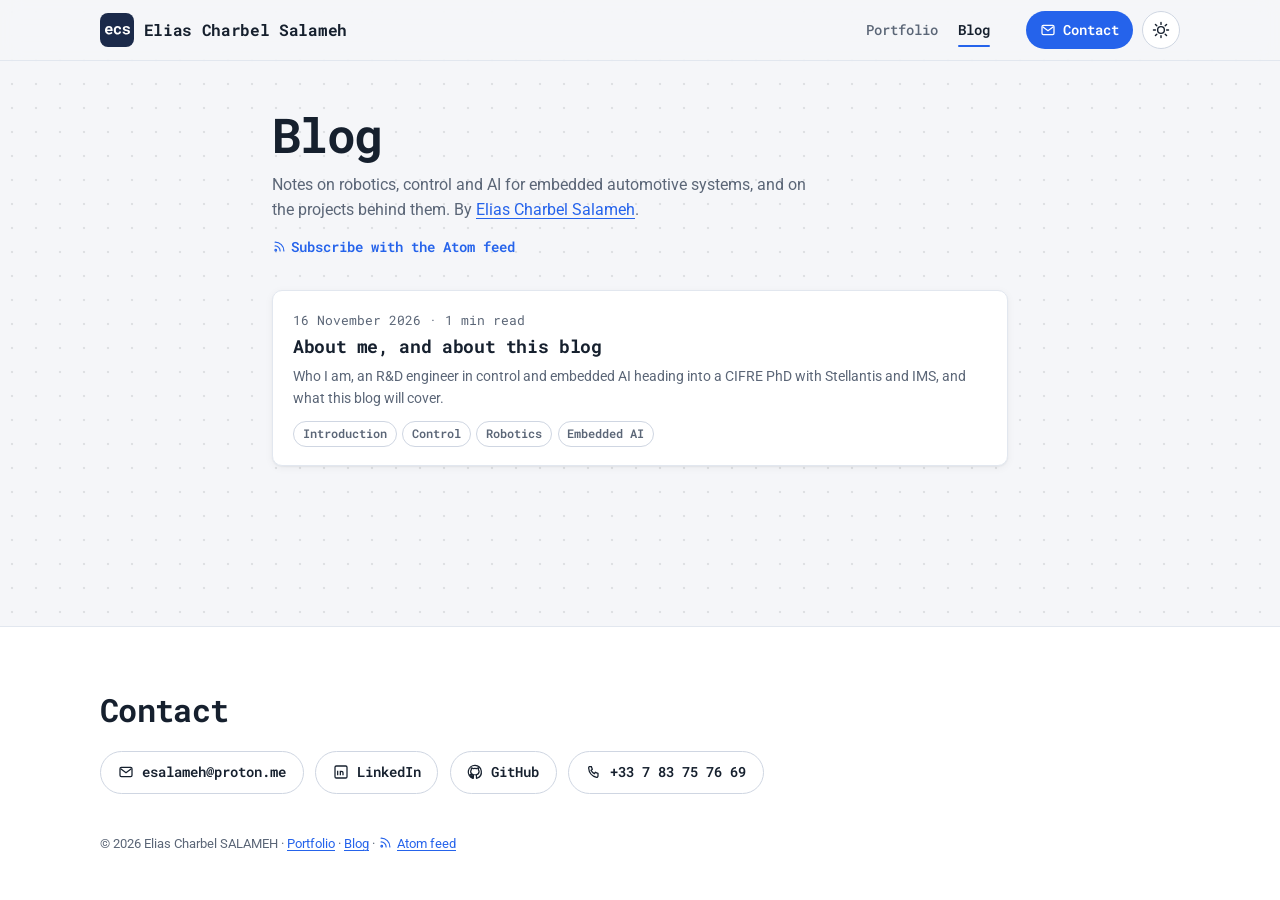
<file: blog/index.html>
<!DOCTYPE html>
<html lang="en" data-theme="light">
<head>
  <!-- Generated by tools/build.mjs. Edit that and re-run the build, not this file. -->
  <meta charset="UTF-8" />
  <meta name="viewport" content="width=device-width, initial-scale=1.0" />
  <title>Blog · Elias Charbel Salameh</title>
  <meta name="description" content="Notes on robotics, control and AI for embedded automotive systems, and on the projects behind them." />
  <meta name="author" content="Elias Charbel Salameh" />
  <meta name="color-scheme" content="light dark" />
  <meta name="theme-color" id="meta-theme-color" content="#f5f6f9" />
  <link rel="canonical" href="https://eliascharbelsalameh.github.io/blog/" />
  <link rel="alternate" type="application/atom+xml" title="Elias Charbel Salameh · Blog" href="https://eliascharbelsalameh.github.io/blog/feed.xml" />

  <meta property="og:type" content="website" />
  <meta property="og:site_name" content="Elias Charbel Salameh" />
  <meta property="og:url" content="https://eliascharbelsalameh.github.io/blog/" />
  <meta property="og:title" content="Blog · Elias Charbel Salameh" />
  <meta property="og:description" content="Notes on robotics, control and AI for embedded automotive systems, and on the projects behind them." />
  <meta property="og:image" content="https://eliascharbelsalameh.github.io/assets/images/og-cover.png" />
  <meta property="og:image:width" content="1200" />
  <meta property="og:image:height" content="630" />
  <meta property="og:image:alt" content="Elias Charbel Salameh, PhD candidate · control &amp; AI" />
  <meta property="og:locale" content="en_US" />
  <meta name="twitter:card" content="summary_large_image" />
  <meta name="twitter:title" content="Blog · Elias Charbel Salameh" />
  <meta name="twitter:description" content="Notes on robotics, control and AI for embedded automotive systems, and on the projects behind them." />
  <meta name="twitter:image" content="https://eliascharbelsalameh.github.io/assets/images/og-cover.png" />

  <link rel="icon" href="data:image/svg+xml,%3Csvg xmlns='http://www.w3.org/2000/svg' viewBox='0 0 100 100'%3E%3Crect width='100' height='100' rx='22' fill='%231b2a4a'/%3E%3Ctext x='50' y='63' font-family='Consolas,Menlo,monospace' font-size='36' font-weight='700' fill='%23ffffff' text-anchor='middle'%3EECS%3C/text%3E%3C/svg%3E" />
  <link rel="preload" href="../assets/fonts/roboto-mono-latin-wght.woff2" as="font" type="font/woff2" crossorigin />
  <link rel="preload" href="../assets/fonts/roboto-latin-wght.woff2" as="font" type="font/woff2" crossorigin />
  <link rel="stylesheet" href="../assets/css/styles.css" />
  <link rel="stylesheet" href="../assets/css/blog.css" />

  <!-- Set saved theme before first paint to avoid a flash -->
  <script>
    (function () {
      try {
        var t = localStorage.getItem("theme") ||
          (window.matchMedia("(prefers-color-scheme: dark)").matches ? "dark" : "light");
        document.documentElement.setAttribute("data-theme", t);
        var m = document.getElementById("meta-theme-color");
        if (m) m.setAttribute("content", t === "dark" ? "#0d1220" : "#f5f6f9");
      } catch (e) {}
    })();
  </script>

  <script type="application/ld+json">
  {
    "@context": "https://schema.org",
    "@graph": [
      {
        "@type": "Blog",
        "@id": "https://eliascharbelsalameh.github.io/blog/#blog",
        "url": "https://eliascharbelsalameh.github.io/blog/",
        "name": "Elias Charbel Salameh · Blog",
        "description": "Notes on robotics, control and AI for embedded automotive systems, and on the projects behind them.",
        "inLanguage": "en",
        "author": {
          "@type": "Person",
          "@id": "https://eliascharbelsalameh.github.io/#person",
          "name": "Elias Charbel Salameh",
          "url": "https://eliascharbelsalameh.github.io/"
        },
        "publisher": {
          "@type": "Person",
          "@id": "https://eliascharbelsalameh.github.io/#person",
          "name": "Elias Charbel Salameh",
          "url": "https://eliascharbelsalameh.github.io/"
        },
        "blogPost": [
          {
            "@type": "BlogPosting",
            "@id": "https://eliascharbelsalameh.github.io/blog/about-me-and-this-blog/#article",
            "headline": "About me, and about this blog",
            "url": "https://eliascharbelsalameh.github.io/blog/about-me-and-this-blog/",
            "datePublished": "2026-11-16",
            "dateModified": "2026-11-16"
          }
        ]
      },
      {
        "@type": "BreadcrumbList",
        "itemListElement": [
          {
            "@type": "ListItem",
            "position": 1,
            "name": "Home",
            "item": "https://eliascharbelsalameh.github.io/"
          },
          {
            "@type": "ListItem",
            "position": 2,
            "name": "Blog",
            "item": "https://eliascharbelsalameh.github.io/blog/"
          }
        ]
      }
    ]
  }
  </script>
</head>
<body class="page-blog">
  <a class="skip-link" href="#main">Skip to content</a>

  <header class="site-header" id="top">
    <div class="wrap header-inner">
      <a class="brand" href="../">
        <span class="brand-mark" aria-hidden="true"><svg viewBox="0 0 331.5 112.3" focusable="false"><path d="M55.4 112.2Q71.1 112.2 82.6 106.1Q94.1 100 99.4 92.5L85.5 77.5Q80.7 83.7 73 86.8Q65.3 89.9 57.1 89.9Q51.3 89.9 46.4 88.1Q41.5 86.3 37.7 83Q34 79.8 31.8 75.8Q29.6 71.9 28.2 65.4V65.1H101.6V53.3Q101.6 41.4 98.3 31.6Q95 21.7 88.7 14.7Q82.3 7.7 73.2 3.9Q64 0 52.3 0Q41 0 31.4 4.1Q21.8 8.2 14.8 15.6Q7.8 23 3.9 33.2Q0 43.5 0 55.9V59.9Q0 70.8 4 80.3Q7.9 89.9 15.2 96.9Q22.5 104 32.7 108.1Q42.9 112.2 55.4 112.2ZM52.1 22.5Q57.4 22.5 61.5 24.1Q65.5 25.8 68.3 28.6Q71.1 31.5 72.7 35.4Q74.3 39.3 74.3 43.7V45.9H28.7Q29.7 40.6 31.7 36.3Q33.7 32 36.7 28.9Q39.6 25.8 43.5 24.1Q47.4 22.5 52.1 22.5Z"/><path d="M166.7 90Q160 90 155.7 87.3Q151.3 84.6 148.8 80.1Q146.2 75.7 145.2 69.8Q144.2 64 144.2 57.7V54.7Q144.2 48.5 145.2 42.7Q146.3 36.9 148.9 32.4Q151.4 27.9 155.7 25.2Q160 22.5 166.6 22.5Q171.1 22.5 174.9 24Q178.7 25.6 181.4 28.2Q184.1 30.8 185.5 34.4Q186.9 38 186.7 42H212.9Q213.1 32.4 209.7 24.6Q206.3 16.9 200.2 11.4Q194 6 185.5 3Q177 0 167 0Q154.5 0 145.1 4.3Q135.6 8.6 129.2 16Q122.8 23.4 119.6 33.3Q116.4 43.3 116.4 54.7V57.7Q116.4 69.1 119.7 79Q122.9 89 129.3 96.4Q135.6 103.8 145.1 108Q154.6 112.3 167.2 112.3Q176.5 112.3 184.8 109.3Q193.2 106.4 199.5 101.2Q205.8 96 209.5 88.8Q213.1 81.6 212.9 73.2H186.7Q186.9 77 185.4 80.1Q183.8 83.2 181 85.4Q178.2 87.6 174.5 88.8Q170.8 90 166.7 90Z"/><path d="M304.5 80.5Q304.5 83 303.2 85.1Q302 87.2 299.5 88.8Q296.9 90.4 292.9 91.3Q288.8 92.3 283.4 92.3Q278.9 92.3 274.7 91.4Q270.4 90.5 267.1 88.5Q263.8 86.6 261.7 83.4Q259.6 80.3 259.3 75.9H232.8Q232.8 82.5 236.1 89Q239.3 95.6 245.6 100.7Q251.9 105.9 261.2 109.1Q270.6 112.3 282.8 112.3Q293.9 112.3 302.9 109.8Q311.9 107.4 318.3 103Q324.6 98.6 328.1 92.5Q331.5 86.5 331.5 79.3Q331.5 71.5 328.1 65.8Q324.6 60.2 318.5 56.2Q312.4 52.3 304 49.8Q295.6 47.3 285.8 45.7Q279 44.7 274.6 43.4Q270.2 42 267.7 40.3Q265.1 38.7 264.1 36.6Q263.1 34.6 263.1 32.2Q263.1 29.8 264.2 27.6Q265.4 25.5 267.6 23.9Q270 22.1 273.8 21.1Q277.6 20.1 282.7 20.1Q288.7 20.1 293 21.6Q297.2 23.1 299.7 25.6Q301.5 27.5 302.4 29.9Q303.3 32.2 303.3 34.9H331.1Q331.1 27.4 327.8 21Q324.5 14.6 318.3 9.9Q312 5.3 303 2.6Q294 0 282.7 0Q271.9 0 263.3 2.7Q254.7 5.4 248.7 10Q242.7 14.6 239.5 20.7Q236.3 26.8 236.3 33.5Q236.3 40.4 239.5 45.7Q242.6 51 248.2 55Q253.8 59.1 261.6 62Q269.5 64.8 279 66.7Q286.5 68.1 291.4 69.5Q296.3 70.9 299.3 72.5Q302.2 74.2 303.4 76.1Q304.5 78 304.5 80.5Z"/></svg></span>
        <span class="brand-name">Elias&nbsp;Charbel&nbsp;Salameh</span>
      </a>
      <nav class="site-nav blog-nav" aria-label="Site">
        <a href="../">Portfolio</a>
        <a href="../blog/" aria-current="page">Blog</a>
      </nav>
      <div class="header-actions">
        <a class="btn btn-primary btn-sm header-contact" href="#contact">
          <svg viewBox="0 0 24 24" width="16" height="16" aria-hidden="true"><rect x="3" y="5" width="18" height="14" rx="2"/><path d="M4 7l8 6 8-6"/></svg>
          <span>Contact</span>
        </a>
        <button class="theme-toggle" id="theme-toggle" type="button" aria-label="Toggle dark / light" title="Toggle dark / light">
          <svg class="icon-sun" viewBox="0 0 24 24" width="18" height="18" aria-hidden="true"><circle cx="12" cy="12" r="4.5"/><path d="M12 2v2.5M12 19.5V22M2 12h2.5M19.5 12H22M4.6 4.6l1.8 1.8M17.6 17.6l1.8 1.8M19.4 4.6l-1.8 1.8M6.4 17.6l-1.8 1.8" stroke-linecap="round"/></svg>
          <svg class="icon-moon" viewBox="0 0 24 24" width="18" height="18" aria-hidden="true"><path d="M20 14.5A8 8 0 1 1 9.5 4a6.5 6.5 0 0 0 10.5 10.5z"/></svg>
        </button>
      </div>
    </div>
  </header>

  <main id="main" class="blog-main">
    <div class="wrap blog-wrap">
      <header class="blog-head">
        <h1>Blog</h1>
        <p class="section-sub">Notes on robotics, control and AI for embedded automotive systems, and on the projects behind them. By <a href="../">Elias Charbel Salameh</a>.</p>
        <p class="blog-feed"><a class="feed-link" href="feed.xml"><svg viewBox="0 0 24 24" width="15" height="15" aria-hidden="true"><path d="M5 5a14 14 0 0 1 14 14M5 11a8 8 0 0 1 8 8" stroke-linecap="round"/><circle cx="6" cy="18" r="1.3"/></svg><span>Subscribe with the Atom feed</span></a></p>
      </header>
      <ul class="post-list">
        <li class="post-card">
          <p class="post-meta"><time datetime="2026-11-16">16 November 2026</time> · 1 min read</p>
          <h2 class="post-card-title"><a href="about-me-and-this-blog/">About me, and about this blog</a></h2>
          <p class="post-card-desc">Who I am, an R&amp;D engineer in control and embedded AI heading into a CIFRE PhD with Stellantis and IMS, and what this blog will cover.</p>
          <ul class="post-tags" aria-label="Tags"><li>Introduction</li><li>Control</li><li>Robotics</li><li>Embedded AI</li></ul>
        </li>
      </ul>
    </div>
  </main>

  <footer class="site-footer" id="contact">
    <div class="wrap footer-inner">
      <div class="footer-cta">
        <h2>Contact</h2>
        <div class="footer-links">
          <a class="btn btn-ghost" href="mailto:esalameh@proton.me"><svg viewBox="0 0 24 24" width="16" height="16" aria-hidden="true"><rect x="3" y="5" width="18" height="14" rx="2"/><path d="M4 7l8 6 8-6"/></svg><span>esalameh@proton.me</span></a>
          <a class="btn btn-ghost" href="https://www.linkedin.com/in/eliascharbelsalameh" rel="me"><svg viewBox="0 0 24 24" width="16" height="16" aria-hidden="true"><rect x="3" y="3" width="18" height="18" rx="2" fill="none" stroke="currentColor"/><path d="M7 10v7M7 7v.01M11 17v-4a2 2 0 0 1 4 0v4M11 17v-7" stroke="currentColor"/></svg><span>LinkedIn</span></a>
          <a class="btn btn-ghost" href="https://github.com/eliascharbelsalameh" rel="me"><svg viewBox="0 0 24 24" width="16" height="16" aria-hidden="true"><path d="M12 2a10 10 0 0 0-3.2 19.5c.5.1.7-.2.7-.5v-1.7c-2.8.6-3.4-1.3-3.4-1.3-.5-1.2-1.1-1.5-1.1-1.5-.9-.6.1-.6.1-.6 1 .1 1.5 1 1.5 1 .9 1.5 2.3 1.1 2.9.8.1-.6.3-1.1.6-1.3-2.2-.3-4.6-1.1-4.6-5a4 4 0 0 1 1-2.7c-.1-.3-.4-1.3.1-2.7 0 0 .8-.3 2.7 1a9.4 9.4 0 0 1 5 0c1.9-1.3 2.7-1 2.7-1 .5 1.4.2 2.4.1 2.7a4 4 0 0 1 1 2.7c0 3.9-2.3 4.7-4.6 5 .4.3.7.9.7 1.8v2.7c0 .3.2.6.7.5A10 10 0 0 0 12 2z"/></svg><span>GitHub</span></a>
          <a class="btn btn-ghost" href="tel:+33783757669"><svg viewBox="0 0 24 24" width="16" height="16" aria-hidden="true"><path d="M5 4h3l1.5 4-2 1.5a11 11 0 0 0 5 5l1.5-2 4 1.5V18a2 2 0 0 1-2.2 2A15 15 0 0 1 4 6.2 2 2 0 0 1 5 4z"/></svg><span>+33 7 83 75 76 69</span></a>
        </div>
      </div>
      <p class="footer-note">
        © 2026 Elias Charbel SALAMEH · <a href="../">Portfolio</a> · <a href="../blog/">Blog</a> ·
        <a class="feed-link" href="../blog/feed.xml"><svg viewBox="0 0 24 24" width="15" height="15" aria-hidden="true"><path d="M5 5a14 14 0 0 1 14 14M5 11a8 8 0 0 1 8 8" stroke-linecap="round"/><circle cx="6" cy="18" r="1.3"/></svg><span>Atom feed</span></a>
      </p>
    </div>
  </footer>

  <script src="../assets/js/site.js" defer></script>
</body>
</html>
</file>
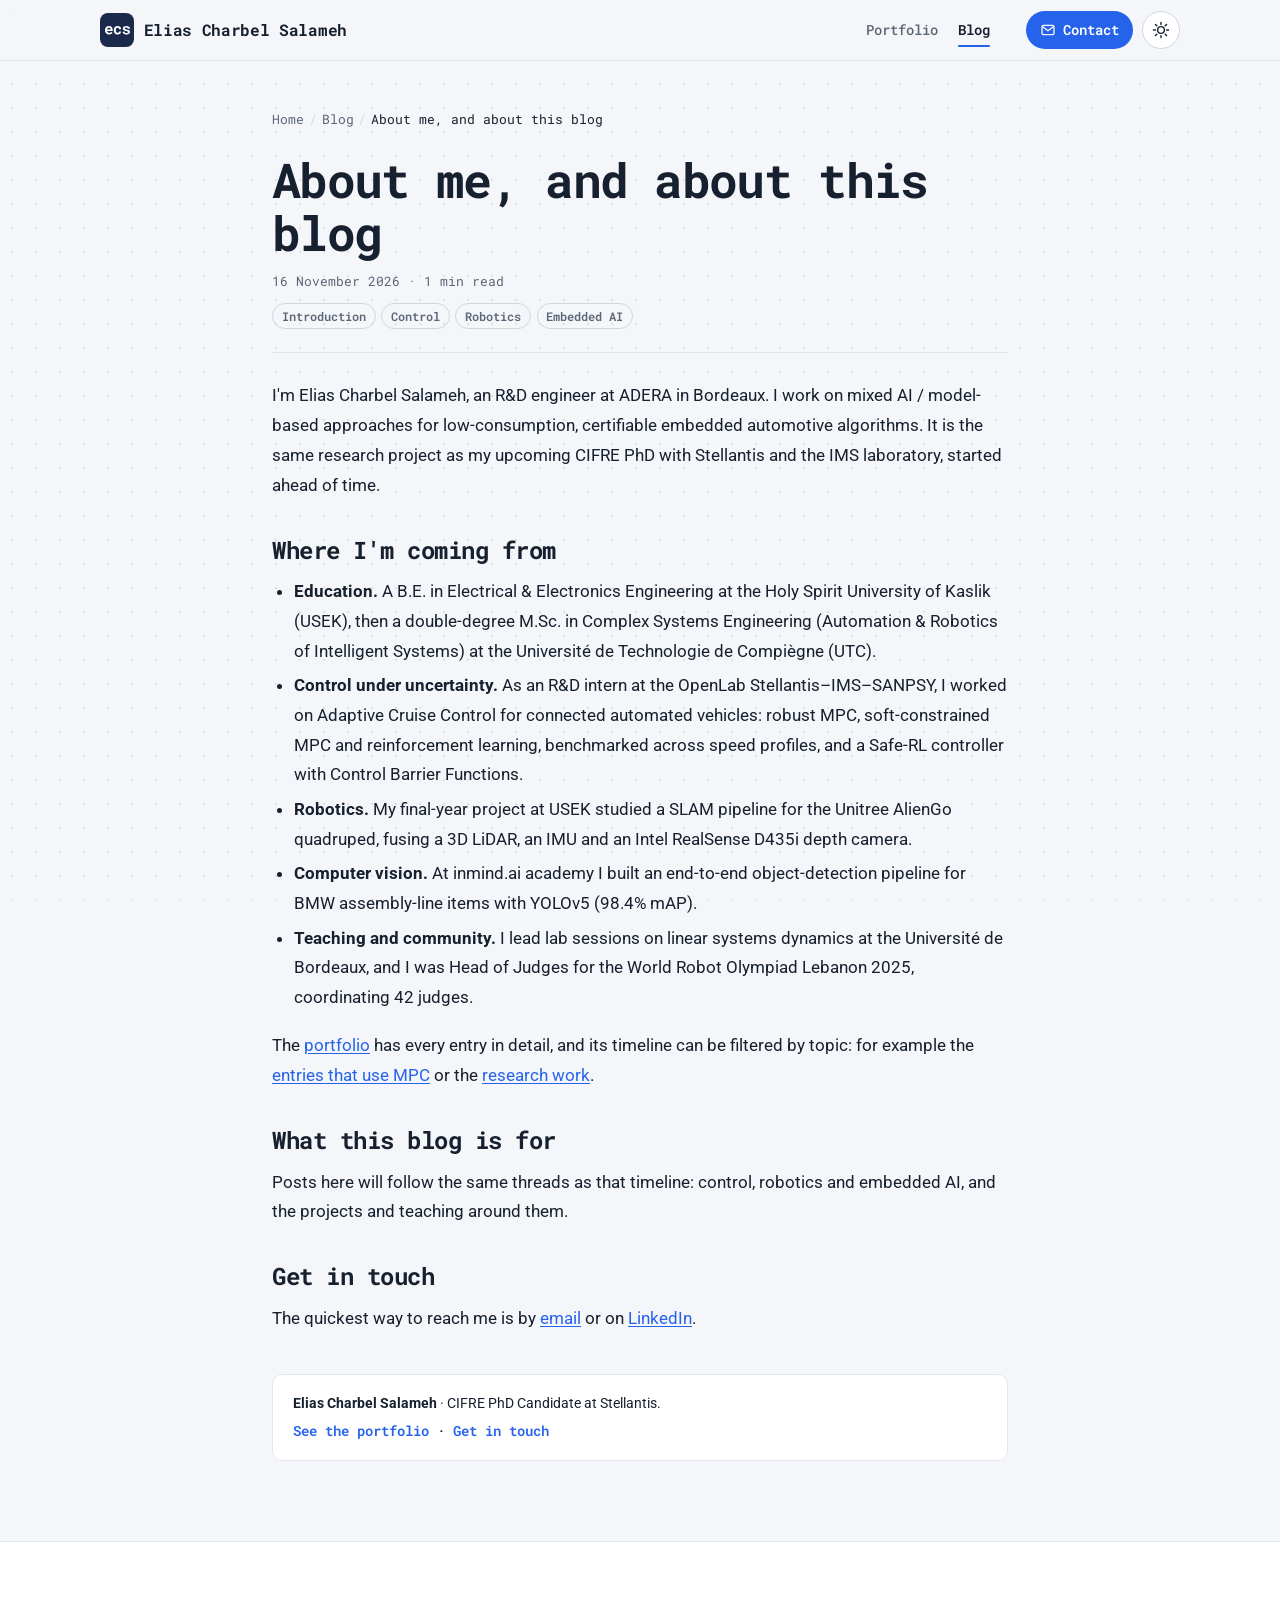
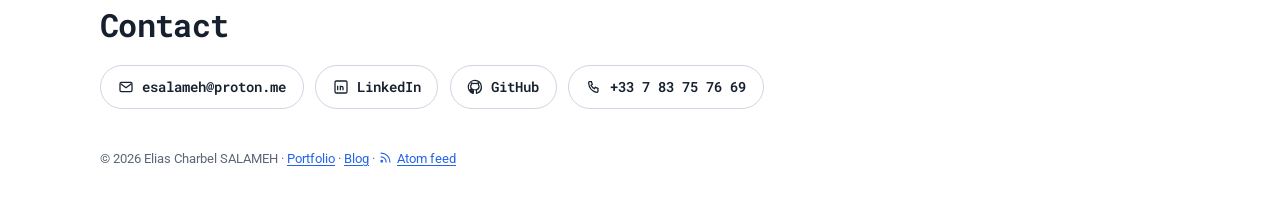
<file: blog/about-me-and-this-blog/index.html>
<!DOCTYPE html>
<html lang="en" data-theme="light">
<head>
  <!-- Generated by tools/build.mjs from posts/about-me-and-this-blog.md. Edit that and re-run the build, not this file. -->
  <meta charset="UTF-8" />
  <meta name="viewport" content="width=device-width, initial-scale=1.0" />
  <title>About me, and about this blog · Elias Charbel Salameh</title>
  <meta name="description" content="Who I am, an R&amp;D engineer in control and embedded AI heading into a CIFRE PhD with Stellantis and IMS, and what this blog will cover." />
  <meta name="author" content="Elias Charbel Salameh" />
  <meta name="color-scheme" content="light dark" />
  <meta name="theme-color" id="meta-theme-color" content="#f5f6f9" />
  <link rel="canonical" href="https://eliascharbelsalameh.github.io/blog/about-me-and-this-blog/" />
  <link rel="alternate" type="application/atom+xml" title="Elias Charbel Salameh · Blog" href="https://eliascharbelsalameh.github.io/blog/feed.xml" />

  <meta property="og:type" content="article" />
  <meta property="og:site_name" content="Elias Charbel Salameh" />
  <meta property="og:url" content="https://eliascharbelsalameh.github.io/blog/about-me-and-this-blog/" />
  <meta property="og:title" content="About me, and about this blog" />
  <meta property="og:description" content="Who I am, an R&amp;D engineer in control and embedded AI heading into a CIFRE PhD with Stellantis and IMS, and what this blog will cover." />
  <meta property="og:image" content="https://eliascharbelsalameh.github.io/assets/images/og-cover.png" />
  <meta property="og:image:width" content="1200" />
  <meta property="og:image:height" content="630" />
  <meta property="og:image:alt" content="Elias Charbel Salameh, PhD candidate · control &amp; AI" />
  <meta property="og:locale" content="en_US" />
  <meta property="article:published_time" content="2026-11-16" />
  <meta property="article:modified_time" content="2026-11-16" />
  <meta property="article:author" content="https://eliascharbelsalameh.github.io/" />
  <meta property="article:tag" content="Introduction" />
  <meta property="article:tag" content="Control" />
  <meta property="article:tag" content="Robotics" />
  <meta property="article:tag" content="Embedded AI" />
  <meta name="twitter:card" content="summary_large_image" />
  <meta name="twitter:title" content="About me, and about this blog" />
  <meta name="twitter:description" content="Who I am, an R&amp;D engineer in control and embedded AI heading into a CIFRE PhD with Stellantis and IMS, and what this blog will cover." />
  <meta name="twitter:image" content="https://eliascharbelsalameh.github.io/assets/images/og-cover.png" />

  <link rel="icon" href="data:image/svg+xml,%3Csvg xmlns='http://www.w3.org/2000/svg' viewBox='0 0 100 100'%3E%3Crect width='100' height='100' rx='22' fill='%231b2a4a'/%3E%3Ctext x='50' y='63' font-family='Consolas,Menlo,monospace' font-size='36' font-weight='700' fill='%23ffffff' text-anchor='middle'%3EECS%3C/text%3E%3C/svg%3E" />
  <link rel="preload" href="../../assets/fonts/roboto-mono-latin-wght.woff2" as="font" type="font/woff2" crossorigin />
  <link rel="preload" href="../../assets/fonts/roboto-latin-wght.woff2" as="font" type="font/woff2" crossorigin />
  <link rel="stylesheet" href="../../assets/css/styles.css" />
  <link rel="stylesheet" href="../../assets/css/blog.css" />

  <!-- Set saved theme before first paint to avoid a flash -->
  <script>
    (function () {
      try {
        var t = localStorage.getItem("theme") ||
          (window.matchMedia("(prefers-color-scheme: dark)").matches ? "dark" : "light");
        document.documentElement.setAttribute("data-theme", t);
        var m = document.getElementById("meta-theme-color");
        if (m) m.setAttribute("content", t === "dark" ? "#0d1220" : "#f5f6f9");
      } catch (e) {}
    })();
  </script>

  <script type="application/ld+json">
  {
    "@context": "https://schema.org",
    "@graph": [
      {
        "@type": "BlogPosting",
        "@id": "https://eliascharbelsalameh.github.io/blog/about-me-and-this-blog/#article",
        "headline": "About me, and about this blog",
        "description": "Who I am, an R&D engineer in control and embedded AI heading into a CIFRE PhD with Stellantis and IMS, and what this blog will cover.",
        "url": "https://eliascharbelsalameh.github.io/blog/about-me-and-this-blog/",
        "mainEntityOfPage": "https://eliascharbelsalameh.github.io/blog/about-me-and-this-blog/",
        "datePublished": "2026-11-16",
        "dateModified": "2026-11-16",
        "inLanguage": "en",
        "author": {
          "@type": "Person",
          "@id": "https://eliascharbelsalameh.github.io/#person",
          "name": "Elias Charbel Salameh",
          "url": "https://eliascharbelsalameh.github.io/"
        },
        "publisher": {
          "@type": "Person",
          "@id": "https://eliascharbelsalameh.github.io/#person",
          "name": "Elias Charbel Salameh",
          "url": "https://eliascharbelsalameh.github.io/"
        },
        "image": "https://eliascharbelsalameh.github.io/assets/images/og-cover.png",
        "keywords": "Introduction, Control, Robotics, Embedded AI",
        "wordCount": 272,
        "isPartOf": {
          "@type": "Blog",
          "@id": "https://eliascharbelsalameh.github.io/blog/#blog",
          "name": "Elias Charbel Salameh · Blog",
          "url": "https://eliascharbelsalameh.github.io/blog/"
        }
      },
      {
        "@type": "BreadcrumbList",
        "itemListElement": [
          {
            "@type": "ListItem",
            "position": 1,
            "name": "Home",
            "item": "https://eliascharbelsalameh.github.io/"
          },
          {
            "@type": "ListItem",
            "position": 2,
            "name": "Blog",
            "item": "https://eliascharbelsalameh.github.io/blog/"
          },
          {
            "@type": "ListItem",
            "position": 3,
            "name": "About me, and about this blog",
            "item": "https://eliascharbelsalameh.github.io/blog/about-me-and-this-blog/"
          }
        ]
      }
    ]
  }
  </script>
</head>
<body class="page-blog">
  <a class="skip-link" href="#main">Skip to content</a>

  <header class="site-header" id="top">
    <div class="wrap header-inner">
      <a class="brand" href="../../">
        <span class="brand-mark" aria-hidden="true"><svg viewBox="0 0 331.5 112.3" focusable="false"><path d="M55.4 112.2Q71.1 112.2 82.6 106.1Q94.1 100 99.4 92.5L85.5 77.5Q80.7 83.7 73 86.8Q65.3 89.9 57.1 89.9Q51.3 89.9 46.4 88.1Q41.5 86.3 37.7 83Q34 79.8 31.8 75.8Q29.6 71.9 28.2 65.4V65.1H101.6V53.3Q101.6 41.4 98.3 31.6Q95 21.7 88.7 14.7Q82.3 7.7 73.2 3.9Q64 0 52.3 0Q41 0 31.4 4.1Q21.8 8.2 14.8 15.6Q7.8 23 3.9 33.2Q0 43.5 0 55.9V59.9Q0 70.8 4 80.3Q7.9 89.9 15.2 96.9Q22.5 104 32.7 108.1Q42.9 112.2 55.4 112.2ZM52.1 22.5Q57.4 22.5 61.5 24.1Q65.5 25.8 68.3 28.6Q71.1 31.5 72.7 35.4Q74.3 39.3 74.3 43.7V45.9H28.7Q29.7 40.6 31.7 36.3Q33.7 32 36.7 28.9Q39.6 25.8 43.5 24.1Q47.4 22.5 52.1 22.5Z"/><path d="M166.7 90Q160 90 155.7 87.3Q151.3 84.6 148.8 80.1Q146.2 75.7 145.2 69.8Q144.2 64 144.2 57.7V54.7Q144.2 48.5 145.2 42.7Q146.3 36.9 148.9 32.4Q151.4 27.9 155.7 25.2Q160 22.5 166.6 22.5Q171.1 22.5 174.9 24Q178.7 25.6 181.4 28.2Q184.1 30.8 185.5 34.4Q186.9 38 186.7 42H212.9Q213.1 32.4 209.7 24.6Q206.3 16.9 200.2 11.4Q194 6 185.5 3Q177 0 167 0Q154.5 0 145.1 4.3Q135.6 8.6 129.2 16Q122.8 23.4 119.6 33.3Q116.4 43.3 116.4 54.7V57.7Q116.4 69.1 119.7 79Q122.9 89 129.3 96.4Q135.6 103.8 145.1 108Q154.6 112.3 167.2 112.3Q176.5 112.3 184.8 109.3Q193.2 106.4 199.5 101.2Q205.8 96 209.5 88.8Q213.1 81.6 212.9 73.2H186.7Q186.9 77 185.4 80.1Q183.8 83.2 181 85.4Q178.2 87.6 174.5 88.8Q170.8 90 166.7 90Z"/><path d="M304.5 80.5Q304.5 83 303.2 85.1Q302 87.2 299.5 88.8Q296.9 90.4 292.9 91.3Q288.8 92.3 283.4 92.3Q278.9 92.3 274.7 91.4Q270.4 90.5 267.1 88.5Q263.8 86.6 261.7 83.4Q259.6 80.3 259.3 75.9H232.8Q232.8 82.5 236.1 89Q239.3 95.6 245.6 100.7Q251.9 105.9 261.2 109.1Q270.6 112.3 282.8 112.3Q293.9 112.3 302.9 109.8Q311.9 107.4 318.3 103Q324.6 98.6 328.1 92.5Q331.5 86.5 331.5 79.3Q331.5 71.5 328.1 65.8Q324.6 60.2 318.5 56.2Q312.4 52.3 304 49.8Q295.6 47.3 285.8 45.7Q279 44.7 274.6 43.4Q270.2 42 267.7 40.3Q265.1 38.7 264.1 36.6Q263.1 34.6 263.1 32.2Q263.1 29.8 264.2 27.6Q265.4 25.5 267.6 23.9Q270 22.1 273.8 21.1Q277.6 20.1 282.7 20.1Q288.7 20.1 293 21.6Q297.2 23.1 299.7 25.6Q301.5 27.5 302.4 29.9Q303.3 32.2 303.3 34.9H331.1Q331.1 27.4 327.8 21Q324.5 14.6 318.3 9.9Q312 5.3 303 2.6Q294 0 282.7 0Q271.9 0 263.3 2.7Q254.7 5.4 248.7 10Q242.7 14.6 239.5 20.7Q236.3 26.8 236.3 33.5Q236.3 40.4 239.5 45.7Q242.6 51 248.2 55Q253.8 59.1 261.6 62Q269.5 64.8 279 66.7Q286.5 68.1 291.4 69.5Q296.3 70.9 299.3 72.5Q302.2 74.2 303.4 76.1Q304.5 78 304.5 80.5Z"/></svg></span>
        <span class="brand-name">Elias&nbsp;Charbel&nbsp;Salameh</span>
      </a>
      <nav class="site-nav blog-nav" aria-label="Site">
        <a href="../../">Portfolio</a>
        <a href="../../blog/" aria-current="page">Blog</a>
      </nav>
      <div class="header-actions">
        <a class="btn btn-primary btn-sm header-contact" href="#contact">
          <svg viewBox="0 0 24 24" width="16" height="16" aria-hidden="true"><rect x="3" y="5" width="18" height="14" rx="2"/><path d="M4 7l8 6 8-6"/></svg>
          <span>Contact</span>
        </a>
        <button class="theme-toggle" id="theme-toggle" type="button" aria-label="Toggle dark / light" title="Toggle dark / light">
          <svg class="icon-sun" viewBox="0 0 24 24" width="18" height="18" aria-hidden="true"><circle cx="12" cy="12" r="4.5"/><path d="M12 2v2.5M12 19.5V22M2 12h2.5M19.5 12H22M4.6 4.6l1.8 1.8M17.6 17.6l1.8 1.8M19.4 4.6l-1.8 1.8M6.4 17.6l-1.8 1.8" stroke-linecap="round"/></svg>
          <svg class="icon-moon" viewBox="0 0 24 24" width="18" height="18" aria-hidden="true"><path d="M20 14.5A8 8 0 1 1 9.5 4a6.5 6.5 0 0 0 10.5 10.5z"/></svg>
        </button>
      </div>
    </div>
  </header>

  <main id="main" class="blog-main">
    <div class="wrap blog-wrap">
      <nav class="crumbs" aria-label="Breadcrumb">
        <ol>
          <li><a href="../../">Home</a></li>
          <li><a href="../../blog/">Blog</a></li>
          <li><span aria-current="page">About me, and about this blog</span></li>
        </ol>
      </nav>
      <article class="post">
        <header class="post-head">
          <h1 class="post-title">About me, and about this blog</h1>
          <p class="post-meta"><time datetime="2026-11-16">16 November 2026</time> · 1 min read</p>
          <ul class="post-tags" aria-label="Tags"><li>Introduction</li><li>Control</li><li>Robotics</li><li>Embedded AI</li></ul>
        </header>
        <div class="prose">
<p>I&#39;m Elias Charbel Salameh, an R&amp;D engineer at ADERA in Bordeaux. I work on
mixed AI / model-based approaches for low-consumption, certifiable embedded
automotive algorithms. It is the same research project as my upcoming CIFRE
PhD with Stellantis and the IMS laboratory, started ahead of time.</p>
<h2 id="where-im-coming-from">Where I&#39;m coming from</h2>
<ul>
<li><strong>Education.</strong> A B.E. in Electrical &amp; Electronics Engineering at the Holy
Spirit University of Kaslik (USEK), then a double-degree M.Sc. in Complex
Systems Engineering (Automation &amp; Robotics of Intelligent Systems) at the
Université de Technologie de Compiègne (UTC).</li>
<li><strong>Control under uncertainty.</strong> As an R&amp;D intern at the OpenLab
Stellantis–IMS–SANPSY, I worked on Adaptive Cruise Control for connected
automated vehicles: robust MPC, soft-constrained MPC and reinforcement
learning, benchmarked across speed profiles, and a Safe-RL controller with
Control Barrier Functions.</li>
<li><strong>Robotics.</strong> My final-year project at USEK studied a SLAM pipeline for the
Unitree AlienGo quadruped, fusing a 3D LiDAR, an IMU and an Intel RealSense
D435i depth camera.</li>
<li><strong>Computer vision.</strong> At inmind.ai academy I built an end-to-end
object-detection pipeline for BMW assembly-line items with YOLOv5
(98.4% mAP).</li>
<li><strong>Teaching and community.</strong> I lead lab sessions on linear systems dynamics
at the Université de Bordeaux, and I was Head of Judges for the World Robot
Olympiad Lebanon 2025, coordinating 42 judges.</li>
</ul>
<p>The <a href="../../">portfolio</a> has every entry in detail, and its timeline can be
filtered by topic: for example the <a href="../../?skill=MPC">entries that use MPC</a> or
the <a href="../../?cat=research">research work</a>.</p>
<h2 id="what-this-blog-is-for">What this blog is for</h2>
<p>Posts here will follow the same threads as that timeline: control, robotics
and embedded AI, and the projects and teaching around them.</p>
<h2 id="get-in-touch">Get in touch</h2>
<p>The quickest way to reach me is by <a href="mailto:esalameh@proton.me">email</a> or on
<a href="https://www.linkedin.com/in/eliascharbelsalameh">LinkedIn</a>.</p>
        </div>
        <footer class="post-author">
          <p><strong>Elias Charbel Salameh</strong> · CIFRE PhD Candidate at Stellantis.</p>
          <p><a href="../../">See the portfolio</a> · <a href="#contact">Get in touch</a></p>
        </footer>
      </article>
    </div>
  </main>

  <footer class="site-footer" id="contact">
    <div class="wrap footer-inner">
      <div class="footer-cta">
        <h2>Contact</h2>
        <div class="footer-links">
          <a class="btn btn-ghost" href="mailto:esalameh@proton.me"><svg viewBox="0 0 24 24" width="16" height="16" aria-hidden="true"><rect x="3" y="5" width="18" height="14" rx="2"/><path d="M4 7l8 6 8-6"/></svg><span>esalameh@proton.me</span></a>
          <a class="btn btn-ghost" href="https://www.linkedin.com/in/eliascharbelsalameh" rel="me"><svg viewBox="0 0 24 24" width="16" height="16" aria-hidden="true"><rect x="3" y="3" width="18" height="18" rx="2" fill="none" stroke="currentColor"/><path d="M7 10v7M7 7v.01M11 17v-4a2 2 0 0 1 4 0v4M11 17v-7" stroke="currentColor"/></svg><span>LinkedIn</span></a>
          <a class="btn btn-ghost" href="https://github.com/eliascharbelsalameh" rel="me"><svg viewBox="0 0 24 24" width="16" height="16" aria-hidden="true"><path d="M12 2a10 10 0 0 0-3.2 19.5c.5.1.7-.2.7-.5v-1.7c-2.8.6-3.4-1.3-3.4-1.3-.5-1.2-1.1-1.5-1.1-1.5-.9-.6.1-.6.1-.6 1 .1 1.5 1 1.5 1 .9 1.5 2.3 1.1 2.9.8.1-.6.3-1.1.6-1.3-2.2-.3-4.6-1.1-4.6-5a4 4 0 0 1 1-2.7c-.1-.3-.4-1.3.1-2.7 0 0 .8-.3 2.7 1a9.4 9.4 0 0 1 5 0c1.9-1.3 2.7-1 2.7-1 .5 1.4.2 2.4.1 2.7a4 4 0 0 1 1 2.7c0 3.9-2.3 4.7-4.6 5 .4.3.7.9.7 1.8v2.7c0 .3.2.6.7.5A10 10 0 0 0 12 2z"/></svg><span>GitHub</span></a>
          <a class="btn btn-ghost" href="tel:+33783757669"><svg viewBox="0 0 24 24" width="16" height="16" aria-hidden="true"><path d="M5 4h3l1.5 4-2 1.5a11 11 0 0 0 5 5l1.5-2 4 1.5V18a2 2 0 0 1-2.2 2A15 15 0 0 1 4 6.2 2 2 0 0 1 5 4z"/></svg><span>+33 7 83 75 76 69</span></a>
        </div>
      </div>
      <p class="footer-note">
        © 2026 Elias Charbel SALAMEH · <a href="../../">Portfolio</a> · <a href="../../blog/">Blog</a> ·
        <a class="feed-link" href="../../blog/feed.xml"><svg viewBox="0 0 24 24" width="15" height="15" aria-hidden="true"><path d="M5 5a14 14 0 0 1 14 14M5 11a8 8 0 0 1 8 8" stroke-linecap="round"/><circle cx="6" cy="18" r="1.3"/></svg><span>Atom feed</span></a>
      </p>
    </div>
  </footer>

  <script src="../../assets/js/site.js" defer></script>
</body>
</html>
</file>
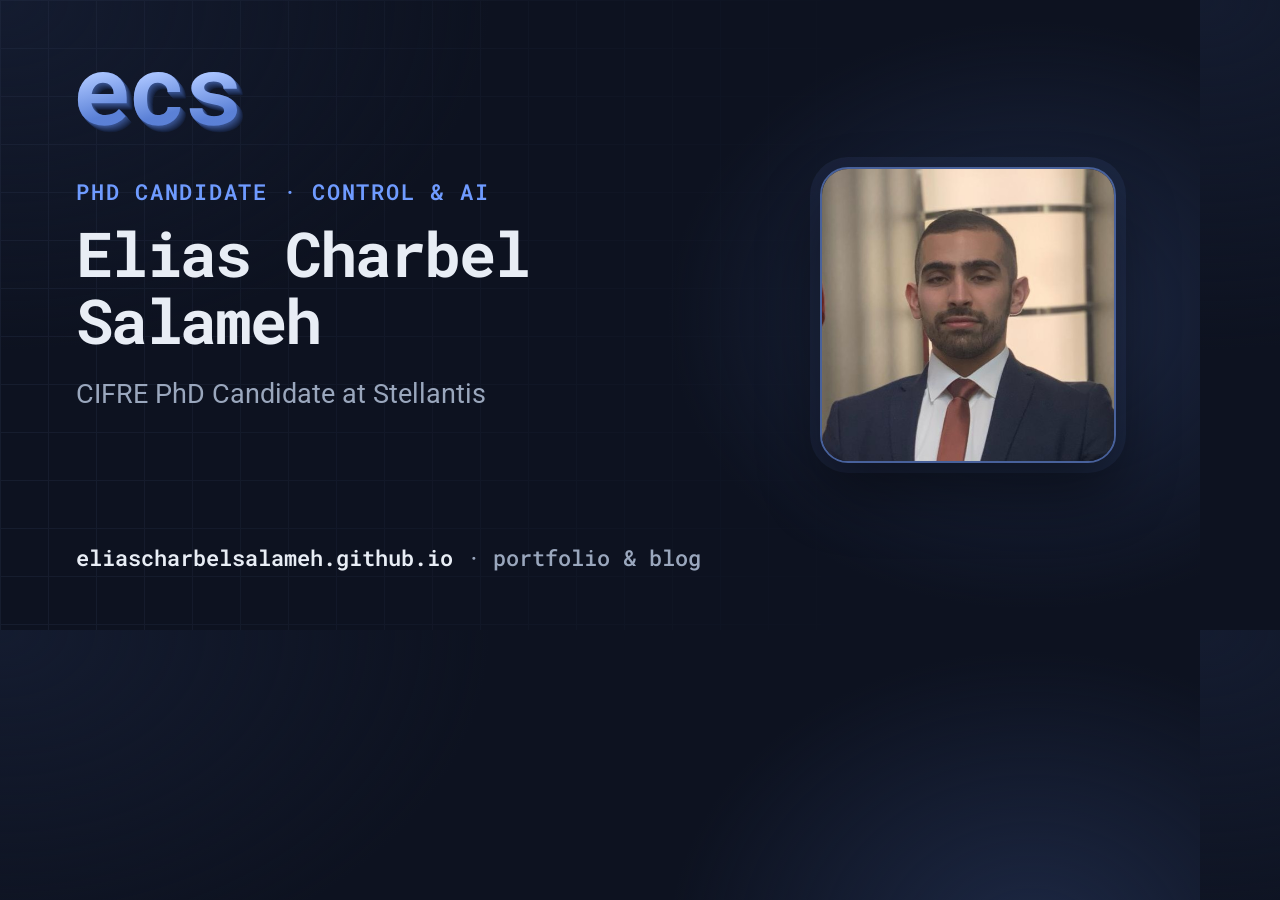
<file: tools/og-cover.html>
<!DOCTYPE html>
<!-- Source of assets/images/og-cover.png, the 1200x630 link-preview image.
     The text below is typed in by hand (it isn't read from data.js): edit it,
     then re-create the PNG with the command in the README ("Link-preview
     image"). Not linked from the site. -->
<html lang="en">
<head>
<meta charset="UTF-8" />
<meta name="robots" content="noindex" />
<title>og-cover</title>
<style>
  @font-face { font-family: "Roboto Mono"; src: url("../assets/fonts/roboto-mono-latin-wght.woff2") format("woff2"); font-weight: 100 700; }
  @font-face { font-family: "Roboto"; src: url("../assets/fonts/roboto-latin-wght.woff2") format("woff2"); font-weight: 100 900; }
  :root { --bg: #0d1220; --text: #e8edf5; --muted: #9aa7bd; --accent: #6f9bff; --border: #28324a; }
  * { box-sizing: border-box; }
  html, body { margin: 0; width: 1200px; height: 630px; overflow: hidden; }
  body {
    position: relative; font-family: "Roboto", sans-serif; color: var(--text);
    background:
      radial-gradient(520px 420px at 86% 50%, color-mix(in srgb, var(--accent) 16%, var(--bg)), transparent 70%),
      radial-gradient(700px 500px at 0% 0%, color-mix(in srgb, var(--accent) 7%, var(--bg)), transparent 70%),
      var(--bg);
  }
  /* faint grid, like a lab notebook */
  body::before {
    content: ""; position: absolute; inset: 0; opacity: .35;
    background-image: linear-gradient(var(--border) 1px, transparent 1px), linear-gradient(90deg, var(--border) 1px, transparent 1px);
    background-size: 48px 48px; -webkit-mask-image: linear-gradient(90deg, #000, transparent 75%); mask-image: linear-gradient(90deg, #000, transparent 75%);
  }
  .text { position: absolute; left: 76px; top: 70px; width: 690px; }
  .mark { width: 168px; height: auto; display: block; margin-bottom: 44px; overflow: visible; }
  .eyebrow { margin: 0 0 14px; font-family: "Roboto Mono", monospace; font-weight: 600; font-size: 22px; letter-spacing: .08em; text-transform: uppercase; color: var(--accent); }
  h1 { margin: 0; font-family: "Roboto Mono", monospace; font-weight: 700; font-size: 62px; line-height: 1.08; letter-spacing: -.035em; }
  .role { margin: 22px 0 0; font-size: 27px; line-height: 1.4; color: var(--muted); }
  .url {
    position: absolute; left: 76px; bottom: 58px; margin: 0;
    font-family: "Roboto Mono", monospace; font-weight: 600; font-size: 22px; color: var(--text);
    display: flex; align-items: center; gap: 14px;
  }
  .url span { color: var(--muted); font-weight: 500; }
  .photo {
    position: absolute; right: 84px; top: 50%; transform: translateY(-50%);
    width: 296px; height: 296px; border-radius: 28px; overflow: hidden;
    border: 2px solid color-mix(in srgb, var(--accent) 45%, var(--border));
    box-shadow: 0 30px 60px rgba(0, 0, 0, .45), 0 0 0 10px color-mix(in srgb, var(--accent) 8%, transparent);
  }
  .photo img { width: 100%; height: 100%; object-fit: cover; display: block; }
  /* the splash's "ecs" mark, in its finished state */
  .m-depth use { fill: color-mix(in srgb, #03060f calc(var(--i) * 6%), color-mix(in srgb, var(--accent) 47%, #0a1633)); stroke: color-mix(in srgb, #03060f calc(var(--i) * 6%), color-mix(in srgb, var(--accent) 47%, #0a1633)); stroke-width: 1.4; transform: translate(calc(var(--i) * 1.05px), calc(var(--i) * 1.15px)); }
  .m-hi { stop-color: color-mix(in srgb, var(--accent) 58%, #fff); }
  .m-lo { stop-color: color-mix(in srgb, var(--accent) 80%, #0a1633); }
</style>
</head>
<body>
  <div class="text">
    <svg class="mark" viewBox="-4 -4 350 132" aria-hidden="true">
      <defs>
        <path id="e" d="M55.4 112.2Q71.1 112.2 82.6 106.1Q94.1 100 99.4 92.5L85.5 77.5Q80.7 83.7 73 86.8Q65.3 89.9 57.1 89.9Q51.3 89.9 46.4 88.1Q41.5 86.3 37.7 83Q34 79.8 31.8 75.8Q29.6 71.9 28.2 65.4V65.1H101.6V53.3Q101.6 41.4 98.3 31.6Q95 21.7 88.7 14.7Q82.3 7.7 73.2 3.9Q64 0 52.3 0Q41 0 31.4 4.1Q21.8 8.2 14.8 15.6Q7.8 23 3.9 33.2Q0 43.5 0 55.9V59.9Q0 70.8 4 80.3Q7.9 89.9 15.2 96.9Q22.5 104 32.7 108.1Q42.9 112.2 55.4 112.2ZM52.1 22.5Q57.4 22.5 61.5 24.1Q65.5 25.8 68.3 28.6Q71.1 31.5 72.7 35.4Q74.3 39.3 74.3 43.7V45.9H28.7Q29.7 40.6 31.7 36.3Q33.7 32 36.7 28.9Q39.6 25.8 43.5 24.1Q47.4 22.5 52.1 22.5Z"/>
        <path id="c" d="M166.7 90Q160 90 155.7 87.3Q151.3 84.6 148.8 80.1Q146.2 75.7 145.2 69.8Q144.2 64 144.2 57.7V54.7Q144.2 48.5 145.2 42.7Q146.3 36.9 148.9 32.4Q151.4 27.9 155.7 25.2Q160 22.5 166.6 22.5Q171.1 22.5 174.9 24Q178.7 25.6 181.4 28.2Q184.1 30.8 185.5 34.4Q186.9 38 186.7 42H212.9Q213.1 32.4 209.7 24.6Q206.3 16.9 200.2 11.4Q194 6 185.5 3Q177 0 167 0Q154.5 0 145.1 4.3Q135.6 8.6 129.2 16Q122.8 23.4 119.6 33.3Q116.4 43.3 116.4 54.7V57.7Q116.4 69.1 119.7 79Q122.9 89 129.3 96.4Q135.6 103.8 145.1 108Q154.6 112.3 167.2 112.3Q176.5 112.3 184.8 109.3Q193.2 106.4 199.5 101.2Q205.8 96 209.5 88.8Q213.1 81.6 212.9 73.2H186.7Q186.9 77 185.4 80.1Q183.8 83.2 181 85.4Q178.2 87.6 174.5 88.8Q170.8 90 166.7 90Z"/>
        <path id="s" d="M304.5 80.5Q304.5 83 303.2 85.1Q302 87.2 299.5 88.8Q296.9 90.4 292.9 91.3Q288.8 92.3 283.4 92.3Q278.9 92.3 274.7 91.4Q270.4 90.5 267.1 88.5Q263.8 86.6 261.7 83.4Q259.6 80.3 259.3 75.9H232.8Q232.8 82.5 236.1 89Q239.3 95.6 245.6 100.7Q251.9 105.9 261.2 109.1Q270.6 112.3 282.8 112.3Q293.9 112.3 302.9 109.8Q311.9 107.4 318.3 103Q324.6 98.6 328.1 92.5Q331.5 86.5 331.5 79.3Q331.5 71.5 328.1 65.8Q324.6 60.2 318.5 56.2Q312.4 52.3 304 49.8Q295.6 47.3 285.8 45.7Q279 44.7 274.6 43.4Q270.2 42 267.7 40.3Q265.1 38.7 264.1 36.6Q263.1 34.6 263.1 32.2Q263.1 29.8 264.2 27.6Q265.4 25.5 267.6 23.9Q270 22.1 273.8 21.1Q277.6 20.1 282.7 20.1Q288.7 20.1 293 21.6Q297.2 23.1 299.7 25.6Q301.5 27.5 302.4 29.9Q303.3 32.2 303.3 34.9H331.1Q331.1 27.4 327.8 21Q324.5 14.6 318.3 9.9Q312 5.3 303 2.6Q294 0 282.7 0Q271.9 0 263.3 2.7Q254.7 5.4 248.7 10Q242.7 14.6 239.5 20.7Q236.3 26.8 236.3 33.5Q236.3 40.4 239.5 45.7Q242.6 51 248.2 55Q253.8 59.1 261.6 62Q269.5 64.8 279 66.7Q286.5 68.1 291.4 69.5Q296.3 70.9 299.3 72.5Q302.2 74.2 303.4 76.1Q304.5 78 304.5 80.5Z"/>
        <g id="w"><use href="#e"/><use href="#c"/><use href="#s"/></g>
        <linearGradient id="face" x1="0" y1="0" x2=".25" y2="1"><stop class="m-hi" offset=".1"/><stop class="m-lo" offset=".9"/></linearGradient>
      </defs>
      <g class="m-depth">
        <use href="#w" style="--i:11"/><use href="#w" style="--i:10"/><use href="#w" style="--i:9"/><use href="#w" style="--i:8"/>
        <use href="#w" style="--i:7"/><use href="#w" style="--i:6"/><use href="#w" style="--i:5"/><use href="#w" style="--i:4"/>
        <use href="#w" style="--i:3"/><use href="#w" style="--i:2"/><use href="#w" style="--i:1"/>
      </g>
      <use href="#w" fill="url(#face)"/>
    </svg>
    <p class="eyebrow">PhD candidate · control &amp; AI</p>
    <h1>Elias Charbel Salameh</h1>
    <p class="role">CIFRE PhD Candidate at Stellantis</p>
  </div>
  <p class="url">eliascharbelsalameh.github.io <span>· portfolio &amp; blog</span></p>
  <div class="photo"><img src="../assets/images/profile.jpg" alt="" /></div>
</body>
</html>
</file>
<file: assets/css/styles.css>
/* =============================================================================
   Elias Charbel Salameh · Portfolio
   Design tokens, light/dark themes, timeline, cards, responsive + print.
   You rarely need to touch this: content lives in assets/js/data.js
   ============================================================================= */

/* -------------------------------- Fonts ----------------------------------- */
/* Self-hosted variable fonts (latin subset, SIL OFL: see assets/fonts/LICENSE.txt).
   Roboto Mono carries the display roles (headings, numbers, labels, buttons);
   Roboto carries running text. Characters outside the subset fall back. */
@font-face {
  font-family: "Roboto Mono";
  src: url("../fonts/roboto-mono-latin-wght.woff2") format("woff2");
  font-weight: 100 700; font-style: normal; font-display: swap;
  unicode-range: U+0000-00FF, U+0131, U+0152-0153, U+02BB-02BC, U+02C6, U+02DA, U+02DC, U+0304, U+0308, U+0329, U+2000-206F, U+20AC, U+2122, U+2191, U+2193, U+2212, U+2215, U+FEFF, U+FFFD;
}
@font-face {
  font-family: "Roboto";
  src: url("../fonts/roboto-latin-wght.woff2") format("woff2");
  font-weight: 100 900; font-style: normal; font-display: swap;
  unicode-range: U+0000-00FF, U+0131, U+0152-0153, U+02BB-02BC, U+02C6, U+02DA, U+02DC, U+0304, U+0308, U+0329, U+2000-206F, U+20AC, U+2122, U+2191, U+2193, U+2212, U+2215, U+FEFF, U+FFFD;
}

/* ----------------------------- Tokens / themes ---------------------------- */
:root {
  --font-body: "Roboto", system-ui, -apple-system, "Segoe UI", Arial, sans-serif;
  --font-mono: "Roboto Mono", ui-monospace, "SFMono-Regular", Menlo, Consolas, monospace;

  /* type scale: every font-size on the page is one of these eight */
  --fs-micro: .75rem;                           /* 12px: counts, badges, axis labels */
  --fs-meta: .8125rem;                          /* 13px: dates, tags, captions */
  --fs-ui: .875rem;                             /* 14px: buttons, chips, secondary text */
  --fs-body: 1rem;                              /* 16px: running text, card titles */
  --fs-title: 1.125rem;                         /* 18px: group headings */
  --fs-lead: clamp(1.125rem, 2.2vw, 1.375rem);  /* 18 to 22px: tagline, key figures */
  --fs-h2: clamp(1.625rem, 3.2vw, 2rem);        /* 26 to 32px: section headings, OVR */
  --fs-h1: clamp(1.875rem, 5vw, 3rem);          /* 30 to 48px: your name */

  --bg: #f5f6f9;
  --surface: #ffffff;
  --surface-2: #eef1f6;
  --text: #16202e;
  --text-muted: #5b6677;
  --border: #e2e7ef;
  --border-strong: #cfd6e2;

  --primary: #1b2a4a;          /* deep navy */
  --primary-ink: #ffffff;
  --accent: #2563eb;           /* links, focus, CTA: no category uses this blue */
  --accent-ink: #ffffff;

  /* status colours (the "Ongoing" badge and the Highlights star), kept apart
     from every category colour in data.js */
  --ok: #22c55e;
  --star: #eab308;
  /* Category and status colours are bright hues. Used as TEXT they are mixed
     toward --text by this much, which keeps every one of them at 4.5:1 or
     better on its tint in both themes (--text flips with the theme, so the
     same mix darkens them in light mode and lightens them in dark mode). */
  --ink-mix: 55%;
  --star-mix: 45%;   /* the gold is lighter than the other hues, so it needs a deeper mix */
  /* the light that follows the mouse over a Highlights tile: at its brightest,
     the faintest text on a tile keeps 4.5:1 with any category colour */
  --glow: 8%;
  /* the dot grid under every page ("Grid paper") */
  --grid-dot: color-mix(in srgb, var(--text) 10%, transparent);

  --shadow-sm: 0 1px 2px rgba(16, 28, 46, .06), 0 2px 8px rgba(16, 28, 46, .05);
  --shadow-md: 0 6px 22px rgba(16, 28, 46, .10);
  --shadow-lift: 0 26px 52px -18px rgba(16, 28, 46, .34), 0 10px 22px -10px rgba(16, 28, 46, .20);   /* a projected card */
  --radius: 10px;
  --radius-sm: 6px;
  /* the projection's measurements, shared with app.js (showPeek, mirrorPlace),
     which reads them from here so the page and the placement code agree: how
     far a projected card lifts, how far its preview tucks under the card, and
     the gaps of the mirror (to the card beside it; to the preview it hangs off) */
  --peek-scale: 1.02;
  --peek-lap: 6px;
  --mirror-gap: 14px;
  --mirror-dock: 8px;
  --wrap: 1080px;
  --ease: cubic-bezier(.22, .61, .36, 1);
  --ease-out: cubic-bezier(.16, 1, .3, 1);      /* confident arrivals: reveals, unfolds, the card */
  --ease-in: cubic-bezier(.4, 0, 1, 1);         /* exits: folding away */
}

html[data-theme="dark"] {
  --bg: #0d1220;
  --surface: #151c2c;
  --surface-2: #1c2436;
  --text: #e8edf5;
  --text-muted: #9aa7bd;
  --border: #28324a;
  --border-strong: #364159;

  --primary: #e8edf5;
  --primary-ink: #0d1220;
  --accent: #6f9bff;
  --accent-ink: #0d1220;
  --ink-mix: 55%;
  --glow: 13%;
  --grid-dot: color-mix(in srgb, var(--text) 8%, transparent);
  --shadow-sm: 0 1px 2px rgba(0, 0, 0, .3), 0 2px 10px rgba(0, 0, 0, .25);
  --shadow-md: 0 8px 28px rgba(0, 0, 0, .4);
  --shadow-lift: 0 28px 60px -16px rgba(0, 0, 0, .7), 0 10px 24px -10px rgba(0, 0, 0, .5);
}

/* ------------------------------- Base ------------------------------------- */
*, *::before, *::after { box-sizing: border-box; }
/* anchor jumps and keyboard focus land below the sticky header
   (--header-h and --ctl-h are kept in sync by app.js) */
html { scroll-behavior: smooth; scroll-padding-top: calc(var(--header-h, 61px) + 6px); }
@media (prefers-reduced-motion: reduce) { html { scroll-behavior: auto; } }

body {
  margin: 0;
  font-family: var(--font-body);
  font-size: var(--fs-body);
  background: var(--bg);
  color: var(--text);
  line-height: 1.6;
  -webkit-font-smoothing: antialiased;
  text-rendering: optimizeLegibility;
}
/* the browser's own surfaces in the site's colours (both themes) */
html {
  accent-color: var(--accent); caret-color: var(--accent);
  scrollbar-color: color-mix(in srgb, var(--text) 30%, transparent) var(--bg);
}
::selection { background: color-mix(in srgb, var(--accent) 26%, transparent); }
button, input { font: inherit; }

h1, h2, h3, h4 { font-family: var(--font-mono); line-height: 1.2; letter-spacing: -.02em; margin: 0; }
a { color: var(--accent); text-decoration: none; }
a:hover { text-decoration: underline; }
/* links inside a line of text are underlined: next to grey text, colour
   alone doesn't tell them apart (WCAG 1.4.1) */
.footer-note a, .section-sub a { text-decoration: underline; text-decoration-thickness: 1px; text-underline-offset: .18em; }
img { max-width: 100%; display: block; }
svg { fill: none; stroke: currentColor; stroke-width: 1.9; }

.wrap { width: min(100% - 2.5rem, var(--wrap)); margin-inline: auto; }

.sr-only {
  position: absolute !important; width: 1px; height: 1px; padding: 0; margin: -1px;
  overflow: hidden; clip: rect(0 0 0 0); clip-path: inset(50%); white-space: nowrap; border: 0;
}

:where(a, button, input, [tabindex]):focus-visible {
  outline: 3px solid var(--accent);
  outline-offset: 2px;
  border-radius: 6px;
}

.skip-link {
  position: absolute; left: -9999px; top: 0; z-index: 100;
  background: var(--primary); color: var(--primary-ink);
  padding: .6rem 1rem; border-radius: 0 0 8px 0; font-weight: 600;
}
.skip-link:focus { left: 0; }

/* ------------------------------- Buttons ---------------------------------- */
.btn {
  display: inline-flex; align-items: center; gap: .5rem;
  padding: .6rem 1.05rem; border-radius: 999px;
  font-family: var(--font-mono); font-weight: 600; font-size: var(--fs-ui); cursor: pointer;
  border: 1.5px solid transparent; transition: transform .15s var(--ease), background .15s, box-shadow .15s;
  white-space: nowrap;
}
/* hover never moves the button out from under the pointer; a press gives way a little */
.btn:hover { text-decoration: none; }
.btn:active { transform: scale(.97); transition-duration: .06s; }
.btn-primary { background: var(--accent); color: var(--accent-ink); }
.btn-primary:hover { box-shadow: var(--shadow-md); }
.btn-ghost { background: transparent; color: var(--text); border-color: var(--border-strong); }
.btn-ghost:hover { background: var(--surface-2); }
.btn-sm { padding: .42rem .85rem; gap: .4rem; }

/* text-style buttons (All / None / Reset / Expand all): at least 28px tall */
.link-btn {
  display: inline-flex; align-items: center; min-height: 28px;
  background: none; border: none; color: var(--text-muted);
  font-family: var(--font-mono); font-size: var(--fs-ui); font-weight: 600; cursor: pointer; padding: .2rem .5rem;
  border-radius: 6px;
}
.link-btn:hover { color: var(--accent); background: var(--surface-2); }

/* ------------------------------- Header ----------------------------------- */
.site-header {
  position: sticky; top: 0; z-index: 50;
  background: color-mix(in srgb, var(--bg) 86%, transparent);
  backdrop-filter: saturate(1.4) blur(10px);
  border-bottom: 1px solid var(--border);
}
.header-inner { display: flex; align-items: center; gap: 1rem; padding: .7rem 0; }
.brand { display: inline-flex; align-items: center; gap: .6rem; color: var(--text); font-weight: 700; flex: none; }
.brand:hover { text-decoration: none; }
.brand-mark {
  display: grid; place-items: center; width: 34px; height: 34px; border-radius: 8px; flex: none;
  background: var(--primary); color: var(--primary-ink);
}
/* the same vector "ecs" as the intro, which lands here (see "Intro splash") */
.brand-mark svg { width: 25px; height: auto; fill: currentColor; stroke: none; overflow: visible; }
.brand-name { font-family: var(--font-mono); font-size: var(--fs-body); letter-spacing: -.02em; }
.site-nav { display: flex; gap: 1.3rem; margin-left: auto; }
.site-nav a { position: relative; display: inline-flex; align-items: center; min-height: 32px; color: var(--text-muted); font-family: var(--font-mono); font-weight: 500; font-size: var(--fs-ui); }
.site-nav a:hover { color: var(--text); text-decoration: none; }
.site-nav a[aria-current="true"], .site-nav a[aria-current="page"] { color: var(--text); font-weight: 600; }
.site-nav a[aria-current="true"]::after, .site-nav a[aria-current="page"]::after {
  content: ""; position: absolute; left: 0; right: 0; bottom: -1px;
  height: 2px; border-radius: 2px; background: var(--accent);
}
/* On the home page one underline (app.js adds it) slides to whichever
   section you're reading instead of jumping between the links. It is 100px
   wide and scaled to the link, so it moves on transforms only. */
.nav-ink {
  position: absolute; left: 0; bottom: -1px; width: 100px; height: 2px; border-radius: 2px;
  background: var(--accent); transform-origin: 0 50%; opacity: 0; pointer-events: none;
  transition: transform .45s var(--ease-out), opacity .2s var(--ease);
}
@media (min-width: 981px) {
  .site-nav.has-ink { position: relative; }
  .site-nav.has-ink a[aria-current="true"]::after { content: none; }
}
/* reading progress: a hairline under the header that fills as you scroll
   (tied to the scroll position itself; nothing to run where it's unsupported) */
@supports (animation-timeline: scroll()) {
  .site-header::after {
    content: ""; position: absolute; left: 0; bottom: -1px; width: 100%; height: 2px;
    background: var(--accent); transform-origin: 0 50%; transform: scaleX(0); pointer-events: none;
    animation: read-progress linear both; animation-timeline: scroll(root);
  }
}
@keyframes read-progress { to { transform: scaleX(1); } }
.header-actions { display: flex; align-items: center; gap: .55rem; margin-left: 1.2rem; }
.header-contact { flex: none; }

.theme-toggle, .menu-toggle {
  display: grid; place-items: center; width: 38px; height: 38px; border-radius: 999px; flex: none;
  background: var(--surface); border: 1.5px solid var(--border-strong); color: var(--text); cursor: pointer;
}
.theme-toggle:hover, .menu-toggle:hover { background: var(--surface-2); }
.theme-toggle .icon-moon { display: none; }
.menu-toggle { display: none; }

.lang-toggle {
  display: grid; place-items: center; height: 38px; min-width: 38px; padding: 0 .7rem; border-radius: 999px; flex: none;
  background: var(--surface); border: 1.5px solid var(--border-strong); color: var(--text); cursor: pointer;
  font-family: var(--font-mono); font-weight: 600; font-size: var(--fs-micro); letter-spacing: .03em;
}
.lang-toggle:hover { background: var(--surface-2); }
html[data-theme="dark"] .theme-toggle .icon-sun { display: none; }
html[data-theme="dark"] .theme-toggle .icon-moon { display: block; }
/* the icon of the theme you switched to turns in (app.js / site.js add .is-turning) */
.theme-toggle.is-turning svg { animation: icon-turn .55s var(--ease-out); }
@keyframes icon-turn { from { opacity: 0; transform: rotate(-110deg) scale(.45); } }

/* Theme switch: the new theme spreads from the button in a circle. It's a
   view transition (app.js / site.js put html.vt-theme and the circle's centre
   and radius on <html> first); without support, or under reduced motion, the
   theme simply switches. */
html.vt-theme::view-transition-old(root),
html.vt-theme::view-transition-new(root) { animation: none; mix-blend-mode: normal; }
html.vt-theme::view-transition-new(root) { animation: theme-reveal .62s cubic-bezier(.4, 0, .2, 1); }
@keyframes theme-reveal {
  from { clip-path: circle(0 at var(--vt-x, 100%) var(--vt-y, 0)); }
  to   { clip-path: circle(var(--vt-r, 150vmax) at var(--vt-x, 100%) var(--vt-y, 0)); }
}

/* -------------------------------- Hero ------------------------------------ */
.hero { position: relative; isolation: isolate; overflow: clip; padding: clamp(2rem, 5vw, 4rem) 0 clamp(2rem, 4vw, 3rem); }
/* Hero rover: the canvas assets/js/rover.js draws on, behind everything in the hero */
.hero-fx { position: absolute; inset: 0; z-index: -1; width: 100%; height: 100%; pointer-events: none; }
.hero-inner {
  display: grid; grid-template-columns: minmax(0, 1.5fr) minmax(0, 1fr);
  grid-template-areas: "text visual" "stats stats";
  gap: clamp(1.5rem, 3.5vw, 2.75rem) clamp(1.5rem, 4vw, 3.5rem); align-items: center;
}
.hero-text { grid-area: text; }
.hero-visual {
  grid-area: visual; display: flex; flex-direction: column; align-items: center; justify-content: center;
  gap: 1.25rem;
}
.hero-stats { grid-area: stats; }
.hero-name { font-size: var(--fs-h1); font-weight: 700; letter-spacing: -.035em; line-height: 1.1; margin-bottom: .55rem; }
/* the name, letter by letter, so it can settle like a split-flap board
   (app.js flapName). Roboto Mono: every glyph is the same width, so nothing
   moves while they flip. The sr-only copy is what assistive tech reads, and
   it stays out of a copy-paste of the visible name. */
.flap-word { white-space: nowrap; }
.flap-ch { display: inline-block; transform-origin: 50% 55%; }
.hero-name .sr-only { -webkit-user-select: none; user-select: none; }
/* the role, right under the name: who, then what, read as one statement */
.hero-role {
  margin: 0 0 .6rem; font-weight: 600; font-size: var(--fs-body); line-height: 1.45;
  color: var(--accent); text-wrap: balance;
}
.hero-loc {
  display: inline-flex; align-items: center; gap: .35rem;
  margin: 0 0 .7rem; color: var(--text-muted); font-size: var(--fs-ui); font-weight: 500;
}
.hero-loc svg { flex: none; }
.hero-loc[hidden] { display: none; }   /* inline-flex would otherwise beat [hidden] */
.hero-tagline { font-size: var(--fs-lead); line-height: 1.45; color: var(--text); margin: 0 0 .75rem; font-weight: 500; }
.hero-summary { color: var(--text-muted); font-size: var(--fs-body); max-width: 56ch; margin: 0 0 1.4rem; }
.hero-cta { display: flex; flex-wrap: wrap; align-items: center; gap: .6rem; }
.hero-explore {
  display: inline-flex; align-items: center; gap: .35rem; margin-left: .35rem;
  font-family: var(--font-mono); font-weight: 600; font-size: var(--fs-ui); padding: .35rem .15rem;
}
.noscript-note { flex-basis: 100%; margin: .4rem 0 0; color: var(--text-muted); font-size: var(--fs-ui); }

/* key figures: a spec-sheet band (hairline over each figure), not boxed cards */
.hero-stats {
  list-style: none; margin: 0; padding: 0;
  display: grid; grid-template-columns: repeat(3, minmax(0, 1fr)); gap: 1.1rem 1.5rem;
}
.hero-stats li { border-top: 1px solid var(--border-strong); padding-top: .7rem; min-width: 0; }
.hero-stats .stat-value {
  display: block; font-family: var(--font-mono); font-size: var(--fs-lead); font-weight: 700;
  letter-spacing: -.02em; color: var(--text); line-height: 1.15; font-variant-numeric: tabular-nums;
}
.hero-stats .stat-label { display: block; margin-top: .3rem; font-size: var(--fs-meta); line-height: 1.45; color: var(--text-muted); }

/* ------------------------------ Player card ------------------------------- */
/* The hero's game-style card (built by app.js from data.js): clipped corners,
   OVR, photo, then one rated row per skill group with a segmented bar. */
.pcard {
  --cut: 18px;                                   /* size of the clipped corners */
  --bar-on: var(--primary);                      /* filled segments: navy / near-white */
  --bar-off: color-mix(in srgb, var(--text) 11%, transparent);
  --rx: 0deg; --ry: 0deg;                        /* tilt, set by app.js while a mouse is over it */
  position: relative; isolation: isolate;
  width: 100%; max-width: 23rem; margin: 0;
  padding: 1.15rem 1.25rem 1rem;
  filter: drop-shadow(0 10px 22px rgba(16, 28, 46, .10));
  transform: perspective(900px) rotateX(var(--rx)) rotateY(var(--ry));
  transition: transform .7s var(--ease-out);     /* the slow settle back when the mouse leaves */
}
.pcard.is-tilting { transition-duration: .16s; transition-timing-function: linear; }
html[data-theme="dark"] .pcard { filter: drop-shadow(0 12px 26px rgba(0, 0, 0, .45)); }
.pcard[hidden] { display: none; }

/* light on the card: layers in the card's clipped shape. The shade (the side
   turned away from the mouse) and the glare (the light under the pointer)
   sit between the card's face and its content, so they light the surface but
   never wash out a letter: every label keeps its contrast while tilted. The
   sweep, the reveal's one passing band of light, goes over everything. */
.pcard::before, .pcard::after { z-index: -2; }
.pcard-shade, .pcard-glare, .pcard-sweep {
  position: absolute; inset: 0; z-index: -1; pointer-events: none;
  clip-path: polygon(0 0, calc(100% - var(--cut)) 0, 100% var(--cut), 100% 100%, var(--cut) 100%, 0 calc(100% - var(--cut)));
  opacity: 0; transition: opacity .5s var(--ease);
}
.pcard-sweep { z-index: 2; }
.pcard-shade { background: radial-gradient(circle at var(--mx, 50%) var(--my, 30%), transparent 35%, rgba(16, 28, 46, .08) 100%); }
.pcard-glare { background: radial-gradient(circle at var(--mx, 50%) var(--my, 30%), color-mix(in srgb, var(--accent) 11%, transparent), transparent 55%); }
html[data-theme="dark"] .pcard-shade { background: radial-gradient(circle at var(--mx, 50%) var(--my, 30%), transparent 35%, rgba(0, 0, 0, .3) 100%); }
html[data-theme="dark"] .pcard-glare { background: radial-gradient(circle at var(--mx, 50%) var(--my, 30%), rgba(255, 255, 255, .11), transparent 55%); }
/* Shade and glare stay off for now: measured with the pointer on a grey label,
   they took it from 4.7:1 to 2.9:1 (light) and 6:1 to 4:1 (dark). The tilt
   alone keeps every label readable. To try them again, give them opacity: 1
   under .pcard.is-tilting and re-check the contrast. */
.pcard-sweep {
  background: linear-gradient(105deg, transparent 36%, rgba(255, 255, 255, .8) 50%, transparent 64%) 130% 0 / 260% 100% no-repeat;
  mix-blend-mode: overlay;
}
html[data-theme="dark"] .pcard-sweep {
  background-image: linear-gradient(105deg, transparent 36%, rgba(255, 255, 255, .2) 50%, transparent 64%);
  mix-blend-mode: screen;
}

/* the reveal (app.js adds .is-revealing once per page load, after the intro if
   it plays): the card turns face-up into place like one dealt from a pack,
   the ratings fill, then a band of light runs across the finished card
   (.is-gleaming), catching the navy bars and the photo. The turn ends exactly
   on the resting transform, so the tilt takes over seamlessly. */
.pcard.is-revealing { animation: pcard-reveal .9s var(--ease-out) var(--reveal-delay, 0ms) backwards; }
.pcard.is-gleaming .pcard-sweep { animation: pcard-sweep .9s cubic-bezier(.4, 0, .2, 1) var(--gleam-delay, 0ms) both; }
@keyframes pcard-reveal {
  from { opacity: 0; transform: perspective(900px) translateY(22px) rotateX(12deg) rotateY(-86deg) scale(.9); }
  50%  { opacity: 1; }
  to   { opacity: 1; transform: perspective(900px) rotateX(0deg) rotateY(0deg); }
}
@keyframes pcard-sweep {
  from { opacity: 1; background-position: 130% 0; }
  to   { opacity: 1; background-position: -30% 0; }
}
/* frame (::before) and face (::after) share the clipped shape */
.pcard::before, .pcard::after {
  content: ""; position: absolute; z-index: -1;
  clip-path: polygon(0 0, calc(100% - var(--cut)) 0, 100% var(--cut), 100% 100%, var(--cut) 100%, 0 calc(100% - var(--cut)));
}
.pcard::before { inset: 0; background: var(--border-strong); }
.pcard::after { --cut: 17.4px; inset: 1.5px; background: var(--surface); }

.pcard-top {
  position: relative;
  display: grid; grid-template-columns: auto minmax(0, 1fr) auto; align-items: center; gap: .9rem;
  padding-bottom: .9rem; border-bottom: 1px dashed var(--border-strong);
}
/* the short accent tab on the top edge, like a HUD panel */
.pcard-top::before {
  content: ""; position: absolute; top: -1.15rem; left: 0; width: 2.5rem; height: 3px; background: var(--accent);
}
.pcard-ovr {
  margin: 0; display: grid; justify-items: center; align-content: center; gap: .3rem;
  padding-right: .9rem; border-right: 1px solid var(--border); align-self: stretch;
}
.pcard-ovr-num {
  font-family: var(--font-mono); font-size: var(--fs-h2); font-weight: 700; line-height: 1;
  letter-spacing: -.04em; font-variant-numeric: tabular-nums; color: var(--text);
}
.pcard-ovr-lbl {
  font-family: var(--font-mono); font-size: var(--fs-micro); font-weight: 700; line-height: 1;
  letter-spacing: .12em; color: var(--accent);
}
.pcard-id { min-width: 0; }
.pcard-name {
  margin: 0; font-family: var(--font-mono); font-size: var(--fs-ui); font-weight: 700; line-height: 1.3;
  letter-spacing: .03em; text-transform: uppercase; overflow-wrap: break-word;
}
.pcard-pos { margin: .3rem 0 0; font-size: var(--fs-meta); line-height: 1.4; color: var(--text-muted); }
.pcard-photo {
  position: relative; width: 5.25rem; aspect-ratio: 1; flex: none; overflow: hidden;
  background: var(--surface-2);
  clip-path: polygon(0 0, calc(100% - 10px) 0, 100% 10px, 100% 100%, 10px 100%, 0 calc(100% - 10px));
}
.pcard-img { width: 100%; height: 100%; object-fit: cover; }
.pcard-img[hidden] { display: none; }
.pcard-initials {
  position: absolute; inset: 0; display: grid; place-items: center;
  background: var(--primary); color: var(--primary-ink);
  font-family: var(--font-mono); font-size: var(--fs-lead); font-weight: 700; letter-spacing: .04em;
}
.pcard-initials[hidden] { display: none; }

.pcard-attrs { list-style: none; margin: .9rem 0 0; padding: 0; display: grid; gap: .65rem; }
.pcard-attr {
  display: grid; grid-template-columns: 2.4rem minmax(0, 1fr) auto; align-items: baseline;
  column-gap: .6rem; row-gap: .3rem;
}
.pa-abbr { font-family: var(--font-mono); font-size: var(--fs-meta); font-weight: 700; letter-spacing: .06em; color: var(--accent); }
.pa-name {
  min-width: 0; font-size: var(--fs-meta); color: var(--text-muted);
  white-space: nowrap; overflow: hidden; text-overflow: ellipsis;
}
.pa-val { font-family: var(--font-mono); font-size: var(--fs-body); font-weight: 700; line-height: 1; font-variant-numeric: tabular-nums; }
/* ten segments of 10 points; the last lit one fills partly */
.pa-bar { grid-column: 2 / -1; display: grid; grid-template-columns: repeat(10, minmax(0, 1fr)); gap: 3px; height: 6px; }
.pa-seg { position: relative; overflow: hidden; background: var(--bar-off); border-radius: 1px; }
.pa-seg i {
  position: absolute; inset: 0; background: var(--bar-on);
  transform-origin: left center; transform: scaleX(var(--f, 0));
}
.pcard.is-filling .pa-seg i {
  animation: pa-fill .3s var(--ease) both;
  animation-delay: calc(var(--fill-delay, 200ms) + var(--i, 0) * 90ms + var(--k, 0) * 30ms);
}
@keyframes pa-fill { from { transform: scaleX(0); } }
.pcard-note {
  margin-top: .9rem; padding-top: .6rem; border-top: 1px dashed var(--border-strong);
  font-family: var(--font-mono); font-size: var(--fs-micro); line-height: 1.4; letter-spacing: .02em; color: var(--text-muted);
}

/* ------------------------------ Sections ---------------------------------- */
.section-head { margin: 0 0 1.6rem; }
.section-head h2 { font-size: var(--fs-h2); }
.section-sub { color: var(--text-muted); margin: .4rem 0 0; max-width: 60ch; }

.timeline-section { padding: clamp(2rem, 5vw, 3.5rem) 0; border-top: 1px solid var(--border); }

/* ------------------------------ Controls ---------------------------------- */
/* One sticky line; the Filters panel opens inside it on demand. A flat
   toolbar: a hairline frame, no shadow. */
.controls {
  position: sticky; top: var(--header-h, 61px); z-index: 30;
  background: color-mix(in srgb, var(--bg) 92%, transparent);
  backdrop-filter: blur(8px);
  padding: .6rem .7rem; margin-bottom: 1.4rem;
  border: 1px solid var(--border-strong); border-radius: var(--radius);
}
.controls-row { display: flex; align-items: center; gap: .55rem; flex-wrap: wrap; }
.search {
  display: flex; align-items: center; gap: .5rem; flex: 1 1 13rem; min-width: 0; min-height: 38px;
  background: var(--surface); border: 1.5px solid var(--border-strong); border-radius: 999px; padding: .3rem .85rem;
  color: var(--text-muted);
}
/* the field's focus ring sits on the whole pill, matching every other control */
.search:focus-within { border-color: var(--accent); outline: 3px solid var(--accent); outline-offset: 2px; }
.search svg { flex: none; }
.search input { border: none; background: none; outline: none; font-size: var(--fs-body); color: var(--text); width: 100%; min-width: 0; padding: 0; }
.search input::placeholder { color: var(--text-muted); opacity: 1; }
/* the "press / to search" affordance, hidden once the box has focus */
.search-kbd {
  flex: none; font-family: var(--font-mono); font-size: var(--fs-micro); font-weight: 600; line-height: 1;
  color: var(--text-muted); background: var(--surface-2);
  border: 1px solid var(--border-strong); border-bottom-width: 2px;
  border-radius: 5px; padding: .18rem .38rem;
}
.search:focus-within .search-kbd { display: none; }
@media (hover: none) { .search-kbd { display: none; } }

.ctl-btn {
  display: inline-flex; align-items: center; gap: .4rem; flex: none;
  height: 38px; padding: 0 .85rem; border-radius: 999px; cursor: pointer;
  font-family: var(--font-mono); font-size: var(--fs-ui); font-weight: 600;
  background: var(--surface); color: var(--text); border: 1.5px solid var(--border-strong);
}
.ctl-btn:hover { background: var(--surface-2); }
.ctl-btn[aria-expanded="true"] { border-color: var(--accent); }
.ctl-count {
  min-width: 1.35rem; padding: 0 .35rem; border-radius: 999px; text-align: center;
  font-size: var(--fs-micro); font-weight: 700; line-height: 1.35rem; font-variant-numeric: tabular-nums;
  background: var(--accent); color: var(--accent-ink);
}
.ctl-count[hidden] { display: none; }

/* segmented control: Importance | Date, and Grid | List */
.seg {
  display: inline-flex; align-items: center; flex: none; padding: 2px; gap: 2px;
  background: var(--surface); border: 1.5px solid var(--border-strong); border-radius: 999px;
}
.seg-btn {
  height: 32px; padding: 0 .75rem; border: 0; border-radius: 999px; cursor: pointer;
  font-family: var(--font-mono); font-size: var(--fs-ui); font-weight: 600; color: var(--text-muted); background: none;
}
.seg-btn:hover { color: var(--text); background: var(--surface-2); }
.seg-btn[aria-pressed="true"] { background: var(--primary); color: var(--primary-ink); }
.seg-ico { width: 34px; padding: 0; display: grid; place-items: center; }

.controls-meta { display: flex; align-items: center; gap: .25rem; margin-left: auto; }
.result-count { font-family: var(--font-mono); font-size: var(--fs-meta); color: var(--text-muted); margin-right: .25rem; font-variant-numeric: tabular-nums; white-space: nowrap; }

.filters-panel { margin-top: .65rem; padding-top: .7rem; border-top: 1px solid var(--border); }
.filters-panel[hidden] { display: none; }
.quick-filters { display: flex; flex-wrap: wrap; align-items: center; gap: .5rem; margin-bottom: .55rem; }
.panel-actions { display: flex; flex-wrap: wrap; gap: .15rem; margin-left: auto; }
.filters-hint {
  display: flex; align-items: center; gap: .8rem;
  margin: .1rem 0 .75rem; color: var(--text-muted);
  font-size: var(--fs-meta); letter-spacing: .01em;
}
.filters-hint-line { height: 1px; flex: 1; background: var(--border); }
.qbtn {
  display: inline-flex; align-items: center; gap: .45rem;
  padding: .42rem .8rem; border-radius: 999px; cursor: pointer;
  font-family: var(--font-mono); font-size: var(--fs-ui); font-weight: 600;
  background: var(--surface); color: var(--text-muted);
  border: 1.5px solid var(--border-strong);
  transition: transform .12s ease, background .12s ease, color .12s ease, border-color .12s ease;
}
.qbtn:hover { border-color: color-mix(in srgb, var(--qc) 55%, var(--border-strong)); }
.qbtn:active, .chip:active, .skill-link:active { transform: scale(.96); transition-duration: .06s; }
.qbtn .qbtn-ico { display: inline-flex; line-height: 1; }
/* the star: drawn, not a font glyph (★ isn't in the self-hosted subset) */
.qbtn-ico svg, .tl-star svg { width: 1em; height: 1em; fill: currentColor; stroke: none; }
.qbtn .qbtn-dot { width: 9px; height: 9px; border-radius: 50%; background: currentColor; flex: none; }
.qbtn[aria-pressed="true"], .qbtn.skill-active {
  color: color-mix(in srgb, var(--qc) var(--ink-mix), var(--text));
  border-color: color-mix(in srgb, var(--qc) 55%, var(--border));
  background: color-mix(in srgb, var(--qc) 14%, var(--surface));
}
.qbtn[hidden] { display: none; }   /* inline-flex would otherwise beat [hidden] */
#only-featured { --ink-mix: var(--star-mix); }
.qbtn-x { font-size: var(--fs-title); line-height: 1; opacity: .7; }

.filters { display: flex; flex-wrap: wrap; gap: .5rem; }
.chip {
  display: inline-flex; align-items: center; gap: .5rem;
  padding: .42rem .8rem; border-radius: 999px; cursor: pointer;
  font-family: var(--font-mono); font-size: var(--fs-ui); font-weight: 600;
  background: var(--surface); color: var(--text-muted);
  border: 1.5px solid var(--border-strong);
  transition: background .15s, color .15s, border-color .15s, transform .12s var(--ease);
}
.chip:hover { border-color: color-mix(in srgb, var(--cat) 60%, var(--border-strong)); }
.chip .dot { width: 10px; height: 10px; border-radius: 50%; border: 2px solid var(--cat); background: transparent; flex: none; }
.chip[aria-pressed="true"] {
  color: color-mix(in srgb, var(--cat) var(--ink-mix), var(--text));
  border-color: color-mix(in srgb, var(--cat) 55%, var(--border));
  background: color-mix(in srgb, var(--cat) 14%, var(--surface));
}
.chip[aria-pressed="true"] .dot { background: var(--cat); }
/* "off": hollow dot, dashed outline and struck-through label (no fading, which broke contrast) */
.chip[aria-pressed="false"] { border-style: dashed; }
.chip[aria-pressed="false"] .label { text-decoration: line-through; text-decoration-thickness: 1px; }
.chip .count {
  font-size: var(--fs-micro); font-weight: 700; font-variant-numeric: tabular-nums;
  color: var(--text-muted); background: var(--surface-2);
  border-radius: 999px; padding: 0 .38rem; min-width: 1.35em; text-align: center;
}
.chip[aria-pressed="true"] .count {
  color: color-mix(in srgb, var(--cat) var(--ink-mix), var(--text));
  background: color-mix(in srgb, var(--cat) 20%, transparent);
}

/* ------------------------------ Timeline ---------------------------------- */
/* Two orders (#timeline-list.by-importance / .by-date) x two views
   (.view-grid / .view-list). The spine and round markers only appear in the
   date-ordered list, the one layout that reads as a real timeline. */
.timeline { position: relative; }
.tl-group { position: relative; }
.tl-group[hidden] { display: none; }

/* year pills (date order) */
.tl-year {
  position: relative; z-index: 5;
  display: flex; align-items: center; gap: .6rem;
  margin: 1.6rem 0 .9rem; padding-left: 0; letter-spacing: 0; font-size: var(--fs-body);
}
.tl-group:first-child .tl-year, .tl-group:first-child .tl-tier { margin-top: .2rem; }
.tl-year .pill {
  font-family: var(--font-mono); font-weight: 700; font-size: var(--fs-body);
  background: var(--primary); color: var(--primary-ink);
  padding: .25rem .8rem; border-radius: 999px;
}
.tl-year .pill.ongoing { background: var(--accent); color: var(--accent-ink); }
/* a not-yet-started group reads as an outline, not a solid year badge */
.tl-year .pill.upcoming {
  background: transparent; color: var(--accent);
  border: 1.5px dashed color-mix(in srgb, var(--accent) 55%, var(--border-strong));
}
/* importance tiers (importance order) */
.tl-tier {
  display: flex; align-items: center; gap: .75rem;
  margin: 1.9rem 0 .9rem; color: var(--text);
  font-size: var(--fs-title); font-weight: 700;
}
.tl-tier::after { content: ""; flex: 1; height: 1px; background: var(--border); }

/* "Other activities" starts folded in the default view (importance order, no
   filter): one clear control, and what's inside it, instead of 20 more cards */
.tl-fold { display: flex; align-items: center; flex-wrap: wrap; gap: .45rem 1rem; margin: -.15rem 0 1rem; }
.tl-fold[hidden] { display: none; }
.tl-fold-btn {
  display: inline-flex; align-items: center; gap: .45rem; min-height: 38px; padding: 0 .95rem 0 1.05rem;
  border-radius: 999px; cursor: pointer;
  font-family: var(--font-mono); font-size: var(--fs-ui); font-weight: 600;
  color: var(--accent); background: var(--surface);
  border: 1.5px solid color-mix(in srgb, var(--accent) 45%, var(--border-strong));
  transition: border-color .15s, background .15s, transform .15s var(--ease);
}
.tl-fold-btn:hover { border-color: var(--accent); background: color-mix(in srgb, var(--accent) 6%, var(--surface)); }
.tl-fold-btn:active { transform: scale(.97); transition-duration: .06s; }
.tl-fold-btn svg { transition: transform .25s var(--ease-out); }
.tl-fold-btn[aria-expanded="true"] svg { transform: rotate(180deg); }
.tl-fold-hint { margin: 0; font-size: var(--fs-meta); color: var(--text-muted); }

/* the cards of one group (a list) */
.tl-items { list-style: none; margin: 0; padding: 0; }
.view-grid .tl-items { display: grid; grid-template-columns: repeat(2, minmax(0, 1fr)); gap: 1rem; align-items: start; }
.view-list .tl-items { display: flex; flex-direction: column; gap: .55rem; }
.by-date.view-list .tl-items { gap: 0; }

.tl-item { position: relative; scroll-margin-top: calc(var(--ctl-h, 0px) + 6px); }
.tl-item[hidden] { display: none; }
#timeline-list :is(a, button) { scroll-margin-top: calc(var(--ctl-h, 0px) + 10px); }
.tl-marker { display: none; }

.by-date.view-list .tl-item {
  display: grid; grid-template-columns: 56px minmax(0, 1fr); gap: .4rem;
  padding-bottom: .7rem;
}
/* the spine */
.by-date.view-list .tl-item::before {
  content: ""; position: absolute; left: 27px; top: 0; bottom: -2px; width: 2px;
  background: var(--border-strong);
}
/* (the last group, whatever fading copies app.js has put after it for a moment) */
.by-date.view-list .tl-group:nth-last-child(1 of .tl-group) .tl-item:last-child::before { bottom: 50%; }
.by-date.view-list .tl-marker {
  position: relative; z-index: 2;
  width: 44px; height: 44px; margin-top: .15rem;
  display: grid; place-items: center; border-radius: 50%;
  background: var(--surface); color: var(--cat);
  border: 2px solid var(--cat);
  box-shadow: 0 0 0 4px var(--bg);
}
.tl-marker svg { width: 20px; height: 20px; stroke: var(--cat); }

/* card: a plain bordered surface; elevation only on hover */
.tl-card {
  position: relative; min-width: 0;
  background: var(--surface); border: 1px solid var(--border);
  border-radius: var(--radius); padding: .95rem 1.15rem;
  transition: box-shadow .18s, border-color .18s;
}
.tl-card:hover { border-color: var(--border-strong); box-shadow: var(--shadow-sm); }
.tl-head { cursor: pointer; min-width: 0; }

.tl-date {
  font-family: var(--font-mono); font-size: var(--fs-meta); font-weight: 500; color: var(--text-muted);
  font-variant-numeric: tabular-nums;
  display: inline-flex; align-items: center; flex-wrap: wrap; gap: .25rem .5rem;
}
/* entry kind icon, in its category's colour (the category at a glance) */
.tl-kind { display: inline-flex; flex: none; }
.tl-kind svg { width: 17px; height: 17px; stroke: var(--cat); stroke-width: 2.1; }
.by-date.view-list .tl-kind { display: none; }   /* the spine marker shows it there */
.tl-now {
  position: relative; display: inline-flex; align-items: center; gap: .32rem;
  font-family: var(--font-mono); font-size: var(--fs-micro); font-weight: 700; letter-spacing: .04em; text-transform: uppercase;
  color: color-mix(in srgb, var(--ok) var(--ink-mix), var(--text));
  background: color-mix(in srgb, var(--ok) 16%, transparent);
  padding: .05rem .45rem; border-radius: 999px;
}
/* a "live" dot; it sends out two rings when the badge appears, then rests
   (all over in under 5 seconds, so nothing keeps moving: WCAG 2.2.2) */
.tl-now::before, .tl-now::after {
  content: ""; width: 6px; height: 6px; border-radius: 50%; background: currentColor; flex: none;
}
.tl-now::after {
  position: absolute; left: .45rem; top: 50%; margin-top: -3px; opacity: 0; pointer-events: none;
}
@media (prefers-reduced-motion: no-preference) {
  .tl-now::after { animation: live-ping 2.2s cubic-bezier(0, 0, .2, 1) .4s 2; }
}
@keyframes live-ping { from { opacity: .6; transform: scale(1); } 75%, to { opacity: 0; transform: scale(2.8); } }
.tl-title { font-size: var(--fs-body); font-weight: 600; letter-spacing: -.02em; line-height: 1.35; margin: .3rem 0 .2rem; }
/* inline, so it follows the last word when a title wraps */
.tl-star { display: inline-block; margin-left: .4rem; vertical-align: -.1em; color: color-mix(in srgb, var(--star) var(--star-mix), var(--text)); white-space: nowrap; }
.tl-org { color: var(--text); font-weight: 500; font-size: var(--fs-ui); }
/* long words ("Hyperdimensional", "pluridisciplinaire") break instead of spilling on phones */
.tl-title, .tl-org, .tl-summary, .tl-highlights { overflow-wrap: break-word; }
.tl-org .sep { color: var(--text-muted); font-weight: 400; }
.tl-loc { color: var(--text-muted); font-weight: 400; }

/* level controls: "More" on every card, "Full details" inside the touch preview */
.tl-more, .tl-full {
  display: inline-flex; align-items: center; gap: .3rem; margin-top: .6rem; min-height: 28px;
  padding: .2rem .6rem .2rem .75rem; border-radius: 999px; cursor: pointer;
  font-family: var(--font-mono); font-size: var(--fs-meta); font-weight: 600; color: var(--text-muted);
  background: transparent; border: 1px solid var(--border-strong);
  transition: color .15s, border-color .15s;
}
.tl-more:hover, .tl-full:hover { color: var(--accent); border-color: color-mix(in srgb, var(--accent) 45%, var(--border)); }
.tl-more-ico { display: inline-flex; }
.tl-more-ico svg { transition: transform .25s var(--ease-out); }
.tl-more[aria-expanded="true"] .tl-more-ico svg { transform: rotate(180deg); }
/* the whole card head opens it, so pointing anywhere on the card lights the
   Details control and nudges its chevron (the card itself stays still) */
@media (hover: hover) {
  .tl-card:hover .tl-more { color: var(--accent); border-color: color-mix(in srgb, var(--accent) 45%, var(--border)); }
  .tl-card:hover .tl-more[aria-expanded="false"] .tl-more-ico svg { transform: translateY(2px); }
}
.tl-full { display: none; margin-top: .8rem; }

/* list view: one compact row per entry (dates | title + organisation | More) */
.view-list .tl-card {
  display: grid; grid-template-columns: minmax(0, 1fr) auto; column-gap: 1rem; align-items: center;
  padding: .7rem 1rem .7rem 1.1rem;
}
.view-list .tl-head { display: grid; grid-template-columns: 13rem minmax(0, 1fr); column-gap: 1rem; align-items: baseline; }
.view-list .tl-title { margin: 0; }
.view-list .tl-more { margin-top: 0; }
.view-list .tl-details { grid-column: 1 / -1; }

/* the three levels: compact (default) / .lvl-1 preview inline (touch) / .lvl-2 full.
   Opening and closing one card animates in app.js (morphLevel): the details
   unfold from the card's edge, hinged at the top. */
.tl-details { display: none; transform-origin: 50% 0; }
.tl-item.lvl-1 .tl-details, .tl-item.lvl-2 .tl-details { display: block; margin-top: .75rem; }
.tl-item.lvl-1 .tl-full { display: inline-flex; }
.tl-item:not(.lvl-2) .tl-x { display: none; }

/* The projection. Resting the mouse on a compact card, or reaching its
   Details button with the keyboard, projects it out of the timeline: the
   card lifts toward you, ringed in its category's colour, a bar of that
   colour sweeps across its top edge, and its preview (summary, tags, first
   bullets) unfolds over the cards below, or above them when it wouldn't fit
   on screen (.peek-up). Everything else in the timeline recedes behind a
   blurred veil, and the entry's bar on the "At a glance" map lights up while
   the others dim. The preview is laid OVER the cards instead of pushing them
   down, so nothing moves under the pointer. app.js: showPeek, project. */
.tl-item { --peek-edge: color-mix(in srgb, var(--cat) 55%, var(--border-strong)); }
.tl-item.is-peek { z-index: 20; }
.tl-item.is-peek .tl-details {
  display: block; position: absolute; z-index: 20;
  top: calc(100% - var(--peek-lap)); left: -1px; right: -1px; margin-top: 0;   /* flush with the card's 1px border */
  grid-column: auto;
  padding: .85rem 1.15rem 1rem;
  background: var(--surface); border: 1px solid var(--peek-edge); border-top: 0;
  border-radius: 0 0 var(--radius) var(--radius); box-shadow: var(--shadow-lift);
  /* its shadow falls outward, never back across the card (the 1px it trims
     at the joint sits over the card anyway, and stops a hairline of shadow) */
  clip-path: inset(1px -80px -100px -80px);
  animation: peek-in .3s var(--ease-out);
}
.tl-item.is-peek .tl-card {
  animation: none;   /* fully there, wherever its scroll-linked rise had got to */
  border-color: var(--peek-edge); border-bottom-left-radius: 0; border-bottom-right-radius: 0;
  box-shadow: var(--shadow-lift);
}
/* the colour bar: a 3px background band, so it follows the rounded corners */
.tl-item.is-peek:not(.peek-up) .tl-card, .tl-item.is-peek.peek-up .tl-details {
  border-top-color: var(--cat);
  background: linear-gradient(var(--cat), var(--cat)) 0 0 / 100% 3px no-repeat border-box, var(--surface);
}
.tl-item.is-peek:not(.peek-up) .tl-card { animation: beam-in .6s var(--ease-out) .04s both; }
/* upward: the preview sits on top of the card and folds up out of it */
.tl-item.is-peek.peek-up .tl-card { border-radius: 0 0 var(--radius) var(--radius); }
.tl-item.is-peek.peek-up .tl-details {
  top: auto; bottom: calc(100% - var(--peek-lap));
  padding: 1rem 1.15rem .85rem;
  border-top-width: 1px; border-top-style: solid; border-bottom: 0;
  border-radius: var(--radius) var(--radius) 0 0;
  clip-path: inset(-100px -80px 1px -80px);
  transform-origin: 50% 100%;
  animation: peek-in-up .3s var(--ease-out), beam-in .6s var(--ease-out) .04s both;
}
/* the preview folds down (or up) out of the card, like a flap */
@keyframes peek-in { from { opacity: 0; transform: perspective(700px) rotateX(-24deg); } }
@keyframes peek-in-up { from { opacity: 0; transform: perspective(700px) rotateX(24deg); } }
@keyframes beam-in { from { background-size: 0% 3px; } }
/* the lift (scaling up only grows the card around the pointer, never away from it) */
@media (prefers-reduced-motion: no-preference) {
  .tl-item { transition: transform .32s var(--ease-out); }
  .tl-item.is-peek { transform: scale(var(--peek-scale)); }
}
/* the veil over the rest of the timeline; the projected card sits above it,
   and it never takes the pointer, so moving onto another card projects that one */
.timeline::before {
  content: ""; position: absolute; z-index: 15; inset: -10px -12px; border-radius: var(--radius); pointer-events: none;
  background: color-mix(in srgb, var(--bg) 46%, transparent);
  -webkit-backdrop-filter: blur(3px) saturate(.7);
  backdrop-filter: blur(3px) saturate(.7);
  opacity: 0; visibility: hidden;
  transition: opacity .32s var(--ease), visibility 0s linear .32s;
}
.timeline.is-focus::before { opacity: 1; visibility: visible; transition: opacity .24s var(--ease), visibility 0s; }
/* a card filtered out fades where it stood (a copy app.js removes afterwards) */
.tl-ghost { z-index: -1; list-style: none; }
/* a card gliding to a place below the screen stays visible on the way
   (its scroll-linked rise would already have faded it out there) */
.tl-item.is-flying .tl-card { animation: none; }

/* The mirror. Beside a projected card, a small copy of the "At a glance" map
   with that entry lit: the same lanes (a small icon each), colours, time axis
   and packing, so a visitor sees where the entry sits in time even when the
   real map is far above. The entry's bar is at full strength, ringed, and
   draws along the axis; the rest are dimmed; a faint band across all lanes
   spans its dates, to show what ran in parallel. app.js builds it once
   ("THE MIRROR") and keeps the single element in the timeline's own box, a
   sibling of the cards rather than a child of one: it stays above the veil
   (and the next card) while a projection is handed over, and doesn't lift
   with the card. It takes its colour from the card it belongs to (--cat, set
   by app.js) and counts as part of that card for the pointer, so resting on
   it keeps the projection. data-at: "right" / "left" beside the card, over
   the neighbouring column; "dock", hung off the preview (under it, or over it
   when data-up="1") where there is no column beside the card. app.js sets its
   left, top and --mw. It is a picture, hidden from assistive tech. */
.mirror {
  --mirror-row: 6px;   /* one packed row */
  --mgap: var(--mirror-gap);
  --peek-edge: color-mix(in srgb, var(--cat) 55%, var(--border-strong));
  position: absolute; z-index: 21; width: var(--mw);
  padding: 8px 9px 6px;
  background: linear-gradient(var(--cat), var(--cat)) 0 0 / 100% 3px no-repeat border-box, var(--surface);
  border: 1px solid var(--peek-edge); border-top-color: var(--cat); border-radius: var(--radius);
  box-shadow: var(--shadow-lift);
  cursor: default; -webkit-user-select: none; user-select: none;
}
.mirror[data-at="right"] { --from: translateX(-14px); }
.mirror[data-at="left"]  { --from: translateX(14px); }
.mirror[data-at="dock"]  { --from: translateY(-10px); --mgap: var(--mirror-dock); }
.mirror[data-at="dock"][data-up="1"] { --from: translateY(10px); }
/* an invisible bridge over the gap to the card (or preview), so the pointer
   never leaves the projected card's area on its way onto the mirror */
.mirror::before { content: ""; position: absolute; }
.mirror[data-at="right"]::before { top: 0; bottom: 0; right: 100%; width: calc(var(--mgap) + 1px); }
.mirror[data-at="left"]::before  { top: 0; bottom: 0; left: 100%;  width: calc(var(--mgap) + 1px); }
.mirror[data-at="dock"]::before  { left: 0; right: 0; bottom: 100%; height: calc(var(--mgap) + 1px); }
.mirror[data-at="dock"][data-up="1"]::before { bottom: auto; top: 100%; }
/* it appears just after the card lifts: a fade and a short slide out from the
   card, the colour bar sweeping across its top like the card's. Handed on
   from another card it has no .is-in: it glides (app.js mirrorPlace) */
.mirror.is-in { animation: mirror-in .26s var(--ease-out) .08s backwards, beam-in .6s var(--ease-out) .14s backwards; }
.mirror.is-leaving { animation: mirror-out .12s var(--ease-in) forwards; pointer-events: none; }
@keyframes mirror-in { from { opacity: 0; transform: var(--from, none); } }
@keyframes mirror-out { to { opacity: 0; } }

/* the chart: icon column | plot, the year labels above and "Today" under it */
.mirror-grid { position: relative; display: grid; grid-template-columns: 17px minmax(0, 1fr); }
.mirror-axis, .mirror-lines, .mirror-track, .mirror-foot { grid-column: 2; position: relative; }
.mirror-axis { grid-row: 1; height: 12px; }
.mirror-foot { height: 13px; padding-top: 1px; }
.mirror-axis span, .mirror-today, .mirror-cue {
  position: absolute; white-space: nowrap;
  font-family: var(--font-mono); font-size: var(--fs-micro); font-weight: 600; line-height: 12px;
  font-variant-numeric: tabular-nums; color: var(--text-muted);
}
.mirror-axis span { bottom: 0; transform: translateX(-50%); }
/* right-aligned: "Aujourd'hui" is wider than the room left of the line */
.mirror-today { right: 0; top: 1px; color: var(--accent); }
.mirror-ico { grid-column: 1; display: flex; align-items: center; padding-right: 6px; border-top: 1px solid var(--border); }
.mirror-ico svg { width: 11px; height: 11px; stroke: var(--text-muted); stroke-width: 2.3; }
.mirror-track { height: calc(var(--rows) * var(--mirror-row) + 1px); border-top: 1px solid var(--border); }
.mirror-lines { pointer-events: none; }
.mirror-yr, .mirror-now, .mirror-band { position: absolute; top: 0; bottom: 0; }
.mirror-yr { width: 1px; background: var(--border); }
.mirror-now { border-left: 1px dashed color-mix(in srgb, var(--accent) 75%, transparent); }
/* what ran in parallel: the lit entry's dates, across every lane */
.mirror-band {
  left: var(--bl, 0%); width: var(--bw, 0%); min-width: 4px;
  background: color-mix(in srgb, var(--cat) 15%, transparent);
  border-inline: 1px solid color-mix(in srgb, var(--cat) 40%, transparent);
  transform-origin: 0 50%;
  animation: mirror-draw .45s var(--ease-out) .16s backwards;
}
/* the marks: dimmed unless lit (and dimmer still when filtered out, as on the map) */
.mirror-mark {
  position: absolute; top: calc(var(--row) * var(--mirror-row) + 1px); height: 4px; min-width: 4px;
  border-radius: 999px; background: var(--c); opacity: .34;
}
.mirror-mark.is-point { width: 5px; height: 5px; min-width: 0; margin: -.5px 0 0 -2.5px; border-radius: 50%; }
.mirror-mark.is-upcoming { background: color-mix(in srgb, var(--c) 18%, transparent); border: 1px dashed var(--c); }
.mirror-mark.is-dim { opacity: .12; }
/* started before the axis does: flat at the left edge, with an arrow pointing off it */
.mirror-mark.is-clipped { border-top-left-radius: 0; border-bottom-left-radius: 0; }
.mirror-mark.is-clipped::before, .mirror-cue::before {
  content: ""; position: absolute; top: 50%; margin-top: -3px;
  border: 3px solid transparent; border-left-width: 0; border-right: 4px solid var(--c);
}
.mirror-mark.is-clipped::before { right: 100%; }
.mirror-mark.is-focus {
  opacity: 1; z-index: 2; height: 6px; margin-top: -1px;
  box-shadow: 0 0 0 1.5px var(--surface), 0 0 0 3px var(--c);
  transform-origin: 0 50%; animation: mirror-draw .5s var(--ease-out) .2s backwards;
}
.mirror-mark.is-point.is-focus {
  width: 7px; height: 7px; margin: -1.5px 0 0 -3.5px;
  transform-origin: 50% 50%; animation: mirror-pop .4s var(--ease-out) .2s backwards;
}
/* where a cut-off entry really starts (under the chart, left of "Today") */
.mirror-cue { display: none; left: 0; top: 1px; padding-left: 8px; color: color-mix(in srgb, var(--c) var(--ink-mix), var(--text)); }
.mirror-cue::before { left: 0; }
.mirror-cue.is-on { display: block; }
/* handed on from another card it glides in (no .is-in), so the bar draws as soon as it lands */
.mirror:not(.is-in) .mirror-band { animation-delay: .06s; }
.mirror:not(.is-in) .mirror-mark.is-focus { animation-delay: .1s; }
@keyframes mirror-draw { from { transform: scaleX(0); } }
@keyframes mirror-pop { from { transform: scale(0); } }

.tl-summary { margin: 0; color: var(--text); }
.tl-highlights { margin: .6rem 0 0; padding-left: 1.1rem; color: var(--text-muted); }
.tl-highlights li { margin: .25rem 0; }
.tl-img { margin-top: .85rem; border-radius: var(--radius-sm); border: 1px solid var(--border); }

.tl-tags { display: flex; flex-wrap: wrap; gap: .4rem; margin-top: .75rem; }
.tl-tag {
  font-family: var(--font-mono); font-size: var(--fs-micro); font-weight: 500; color: var(--text-muted);
  background: var(--surface-2); border: 1px solid var(--border);
  padding: .15rem .5rem; border-radius: 5px;
}
.tl-cats { display: flex; flex-wrap: wrap; gap: .4rem; margin-top: .7rem; }
.tl-cat {
  font-family: var(--font-mono); font-size: var(--fs-micro); font-weight: 700;
  display: inline-flex; align-items: center; gap: .35rem;
  color: color-mix(in srgb, var(--c) var(--ink-mix), var(--text));
  padding: .1rem .5rem; border-radius: 999px;
  background: color-mix(in srgb, var(--c) 12%, transparent);
}
.tl-cat .d { width: 7px; height: 7px; border-radius: 50%; background: var(--c); }
.tl-links { display: flex; flex-wrap: wrap; gap: .5rem; margin-top: .9rem; }
.tl-link {
  display: inline-flex; align-items: center; gap: .35rem; max-width: 100%; min-height: 30px;
  font-size: var(--fs-ui); font-weight: 600; color: var(--accent); line-height: 1.3;
  border: 1.5px solid color-mix(in srgb, var(--accent) 40%, var(--border));
  padding: .25rem .7rem; border-radius: 999px;
}
.tl-link svg { flex: none; }
.tl-link span { min-width: 0; overflow-wrap: break-word; }
.tl-link:hover { text-decoration: none; border-color: var(--accent); background: color-mix(in srgb, var(--accent) 6%, transparent); }

/* landing on a card from a tile, the map or an #entry-… link */
.tl-item:focus-visible { outline: none; }
.tl-item:focus-visible .tl-card { outline: 3px solid var(--accent); outline-offset: 2px; }
.tl-item.is-flash .tl-card { animation: tl-flash 1.7s var(--ease); }
@keyframes tl-flash {
  0%, 35% { box-shadow: 0 0 0 3px color-mix(in srgb, var(--cat) 60%, transparent), var(--shadow-md); }
  100%    { box-shadow: none; }
}
.empty-state { text-align: center; color: var(--text-muted); padding: 2.5rem 0; }
.empty-state:not([hidden]) { animation: fade-in .3s var(--ease); }

/* ------------------------------- Skills ----------------------------------- */
/* groups are just labelled sets of chips: a hairline and a heading, no box */
.skills-section { padding: clamp(2rem, 5vw, 3.5rem) 0; border-top: 1px solid var(--border); }
.skills-grid { display: grid; grid-template-columns: repeat(auto-fit, minmax(260px, 1fr)); gap: 1.6rem 2rem; }
.skill-group { border-top: 1px solid var(--border-strong); padding-top: .85rem; }
.skill-group h3 {
  display: flex; align-items: center; justify-content: space-between; gap: .6rem;
  font-size: var(--fs-meta); text-transform: uppercase; letter-spacing: .08em; color: var(--text-muted); margin-bottom: .8rem;
}
.skill-count {
  flex: none; font-size: var(--fs-micro); font-weight: 700; letter-spacing: 0; text-transform: none;
  color: var(--text); background: var(--surface-2); border: 1px solid var(--border);
  border-radius: 999px; padding: .05rem .5rem; font-variant-numeric: tabular-nums;
}
.skill-group ul { list-style: none; margin: 0; padding: 0; display: flex; flex-wrap: wrap; gap: .45rem; }
.skill-group li {
  font-size: var(--fs-ui); font-weight: 500; color: var(--text);
  background: var(--surface); border: 1px solid var(--border);
  padding: .3rem .6rem; border-radius: 6px;
}
/* skills that appear in the timeline become filters */
.skill-group li.is-link { padding: 0; border: 0; background: none; }
.skill-link {
  font-size: var(--fs-ui); font-weight: 600; cursor: pointer; min-height: 32px;
  color: var(--accent); background: color-mix(in srgb, var(--accent) 8%, var(--surface));
  border: 1px solid color-mix(in srgb, var(--accent) 35%, var(--border));
  padding: .3rem .6rem; border-radius: 6px;
  transition: background .15s, color .15s, transform .12s var(--ease);
}
/* hover strengthens the outline, not the tint, so the blue text keeps 4.5:1 */
.skill-link:hover { border-color: var(--accent); }
.skill-link[aria-pressed="true"] { background: var(--accent); color: var(--accent-ink); border-color: var(--accent); }

/* ------------------------------- Footer ----------------------------------- */
.site-footer { border-top: 1px solid var(--border); background: var(--surface); padding: clamp(2.5rem, 5vw, 4rem) 0 2rem; margin-top: 1rem; }
.footer-cta h2 { font-size: var(--fs-h2); }
.footer-links { display: flex; flex-wrap: wrap; gap: .7rem; margin-top: 1.3rem; }
.footer-note { margin-top: 2.5rem; color: var(--text-muted); font-size: var(--fs-meta); }
.footer-lead { margin: .55rem 0 0; font-size: var(--fs-lead); font-weight: 500; line-height: 1.4; color: var(--text); }

/* ----------------------------- Footer finale ------------------------------ */
/* Home page: beside the contact links, a step response (index.html .settle):
   the output y(t) overshoots, rings and settles on its setpoint, within the
   ±2% band from t_s on. It draws itself as the footer scrolls into view
   (tied to the scroll, so it never plays on its own), and the end point
   lights up as it settles. Where unsupported, or under reduced motion, it's
   simply there, drawn. */
.page-home .footer-inner {
  display: grid; grid-template-columns: minmax(0, 1fr) minmax(0, 1.1fr);
  gap: 1.5rem clamp(1.5rem, 5vw, 4rem); align-items: center;
}
.page-home .footer-note { grid-column: 1 / -1; margin-top: 1.5rem; }
.settle { margin: 0; color: var(--text-muted); min-width: 0; }
.settle svg { display: block; width: 100%; height: auto; overflow: visible; }
.settle-axis { stroke: var(--border-strong); stroke-width: 1.2; }
.settle-ref, .settle-ts { stroke: var(--text-muted); stroke-width: 1.2; stroke-dasharray: 4 5; opacity: .7; }
.settle-band { fill: color-mix(in srgb, var(--ok) 26%, transparent); stroke: none; }
.settle-y { stroke: var(--accent); stroke-width: 2.4; stroke-linejoin: round; stroke-linecap: round; fill: none; }
.settle-end { fill: var(--accent); stroke: var(--surface); stroke-width: 3; }
.settle-lbl { fill: var(--text-muted); stroke: none; font-family: var(--font-mono); font-size: 11px; font-weight: 600; }
.settle-lbl-y { fill: var(--accent); }
@keyframes settle-draw { from { stroke-dashoffset: 1; } to { stroke-dashoffset: 0; } }
@keyframes settle-pop { from { opacity: 0; transform: scale(.2); } }
@supports (animation-timeline: view()) {
  @media (prefers-reduced-motion: no-preference) {
    .settle-y { stroke-dasharray: 1 1; animation: settle-draw linear both; animation-timeline: --foot; animation-range: entry 5% entry 85%; }
    .settle-end, .settle-band, .settle-ts, .settle-lbl-ts {
      transform-box: fill-box; transform-origin: center;
      animation: settle-pop linear both; animation-timeline: --foot; animation-range: entry 70% entry 92%;
    }
  }
}
@media (max-width: 860px) {
  .page-home .footer-inner { grid-template-columns: minmax(0, 1fr); }
  .settle { max-width: 34rem; }
}

/* the e-mail address and its copy button, one split pill */
.mail-pair { display: inline-flex; }
.mail-pair .btn:first-child { border-top-right-radius: 0; border-bottom-right-radius: 0; border-right-width: 0; }
.copy-btn {
  position: relative; padding-inline: .8rem; border-top-left-radius: 0; border-bottom-left-radius: 0;
}
.copy-btn svg { transition: transform .25s var(--ease-out), opacity .2s; }
.copy-btn .ico-done { position: absolute; left: 50%; top: 50%; margin: -8px 0 0 -8px; opacity: 0; transform: scale(.4); color: var(--ok); }
.copy-btn.is-done .ico-copy { opacity: 0; transform: scale(.4); }
.copy-btn.is-done .ico-done { opacity: 1; transform: none; }
/* "Copied", floating up over the button for a moment (the status region says it to assistive tech) */
.copy-btn::after {
  content: attr(data-done); position: absolute; left: 50%; bottom: calc(100% + 8px); translate: -50% 4px;
  padding: .2rem .55rem; border-radius: 999px; white-space: nowrap; pointer-events: none;
  background: var(--primary); color: var(--primary-ink); font-size: var(--fs-micro); font-weight: 700;
  opacity: 0; transition: opacity .2s var(--ease), translate .3s var(--ease-out);
}
.copy-btn.is-done::after { opacity: 1; translate: -50% 0; }

/* the way into the terminal (footer) */
.term-open-wrap[hidden] { display: none; }
.term-open {
  display: inline-flex; align-items: center; gap: .4rem; min-height: 28px; padding: .1rem .2rem;
  background: none; border: 0; color: var(--accent); cursor: pointer;
  font-family: var(--font-mono); font-size: var(--fs-meta); font-weight: 600;
  text-decoration: underline; text-decoration-thickness: 1px; text-underline-offset: .18em;
}
.term-open .term-prompt { text-decoration: none; }
.term-open kbd {
  font-family: var(--font-mono); font-size: var(--fs-micro); line-height: 1; color: var(--text-muted);
  background: var(--surface-2); border: 1px solid var(--border-strong); border-bottom-width: 2px; border-radius: 5px; padding: .12rem .34rem;
}
@media (hover: none) { .term-open kbd { display: none; } }

/* -------------------------------- Terminal -------------------------------- */
/* A real little shell over the page (app.js "TERMINAL"): commands read the
   same data.js as the page. It is dark in both themes, like a terminal, in
   its own fixed colours, every one 4.5:1 or better on its background. */
.term {
  --t-bg: #0a0f1c; --t-bar: #141b2d; --t-fg: #dbe5ff; --t-dim: #8d9bb8; --t-acc: #82a8ff;
  --t-ok: #4ade80; --t-err: #fb8c8c; --t-warn: #facc15;
  width: min(44rem, calc(100vw - 2rem)); max-height: min(34rem, calc(100dvh - 2rem));
  padding: 0; border: 1px solid #2a3550; border-radius: 12px; background: var(--t-bg); color: var(--t-fg);
  box-shadow: 0 30px 80px -20px rgba(0, 0, 0, .65), 0 0 0 1px rgba(255, 255, 255, .03);
  overflow: hidden;
}
.term::backdrop { background: rgba(5, 8, 16, .55); -webkit-backdrop-filter: blur(3px); backdrop-filter: blur(3px); }
.term-win { display: flex; flex-direction: column; height: min(34rem, calc(100dvh - 2rem)); }
.term-bar { display: flex; align-items: center; gap: .8rem; padding: .55rem .6rem .55rem .9rem; background: var(--t-bar); border-bottom: 1px solid #222c44; }
.term-lights { display: inline-flex; gap: 6px; }
.term-lights i { width: 11px; height: 11px; border-radius: 50%; background: #ff5f57; }
.term-lights i:nth-child(2) { background: #febc2e; }
.term-lights i:nth-child(3) { background: #28c840; }
.term-title { flex: 1; margin: 0; text-align: center; font-size: var(--fs-meta); font-weight: 600; letter-spacing: .02em; color: var(--t-dim); }
.term-x {
  display: grid; place-items: center; width: 32px; height: 32px; border-radius: 8px; flex: none; cursor: pointer;
  background: none; border: 0; color: var(--t-dim);
}
.term-x:hover { background: rgba(255, 255, 255, .08); color: var(--t-fg); }
.term :focus-visible { outline-color: var(--t-acc); }
.term-out {
  flex: 1; overflow-y: auto; padding: .9rem 1.1rem .4rem; overscroll-behavior: contain;
  font-family: var(--font-mono); font-size: var(--fs-ui); line-height: 1.6;
  scrollbar-color: #36425e var(--t-bg);
}
.term-l { margin: 0; white-space: pre-wrap; overflow-wrap: anywhere; }
.term-l.is-in { animation: term-in .18s var(--ease-out); }
@keyframes term-in { from { opacity: 0; transform: translateY(3px); } }
.term-cmd { color: var(--t-fg); }
.term-cmd .term-ps { color: var(--t-ok); }
.term-dim { color: var(--t-dim); }
.term-acc { color: var(--t-acc); }
.term-ok { color: var(--t-ok); }
.term-err { color: var(--t-err); }
.term-warn { color: var(--t-warn); }
.term-out a { color: var(--t-acc); text-decoration: underline; text-underline-offset: .18em; }
/* the ratings, as bars ("skills") */
.term-meter {
  display: inline-block; width: 12ch; height: .55em; vertical-align: .05em; border-radius: 2px;
  background: linear-gradient(90deg, var(--t-acc) calc(var(--v) * 1%), #26314b 0);
}
.term-line { display: flex; align-items: center; gap: .6rem; padding: .55rem 1.1rem .9rem; font-family: var(--font-mono); font-size: var(--fs-ui); }
.term-ps1 { color: var(--t-ok); white-space: nowrap; }
.term-in {
  flex: 1; min-width: 0; border: 0; outline: none; background: none; padding: .25rem 0;
  color: var(--t-fg); caret-color: var(--t-acc); font-family: var(--font-mono); font-size: var(--fs-ui);
}
.term:not([open]) { display: none; }
@media (prefers-reduced-motion: no-preference) {
  .term[open] { animation: term-open .32s var(--ease-out); }
  .term[open]::backdrop { animation: fade-in .3s var(--ease); }
}
@keyframes term-open { from { opacity: 0; transform: translateY(14px) scale(.97); } }
@media (max-width: 560px) {
  .term-out, .term-line { font-size: var(--fs-meta); }
  .term-ps1 { display: none; }
  .term-line::before { content: "$"; color: var(--t-ok); }
}

/* ------------------------------ Page changes ------------------------------ */
/* moving between the home page and the blog cross-fades instead of flashing
   white (a cross-document view transition; browsers without them just load) */
@media (prefers-reduced-motion: no-preference) {
  @view-transition { navigation: auto; }
}

/* ----------------------------- Highlights --------------------------------- */
/* the featured links: the one card type that stays raised (border + shadow) */
.highlights-section { padding: clamp(2rem, 5vw, 3.5rem) 0; border-top: 1px solid var(--border); }
.hl-grid { display: grid; grid-template-columns: repeat(auto-fill, minmax(17rem, 1fr)); gap: 1rem; }
.hl-tile {
  position: relative; isolation: isolate;
  display: flex; flex-direction: column; gap: .3rem;
  padding: 1.05rem 1.15rem 1rem; color: var(--text);
  background: var(--surface); border: 1px solid var(--border);
  border-radius: var(--radius); box-shadow: var(--shadow-sm);
  transition: box-shadow .2s var(--ease), border-color .2s;
}
/* hover deepens the shadow and sends the arrow on; the tile itself stays put */
.hl-tile:hover { text-decoration: none; border-color: var(--border-strong); box-shadow: var(--shadow-md); }
/* with a mouse, a soft light in the tile's category colour follows the pointer
   (app.js sets --mx / --my). It sits under the text, and is faint enough that
   every label keeps its contrast. */
.hl-tile::before {
  content: ""; position: absolute; inset: 0; z-index: -1; border-radius: inherit; pointer-events: none;
  background: radial-gradient(24rem circle at var(--mx, 50%) var(--my, 0%), color-mix(in srgb, var(--cat) var(--glow), transparent), transparent 62%);
  opacity: 0; transition: opacity .35s var(--ease);
}
.hl-ico { transition: background-color .3s var(--ease); }
@media (hover: hover) {
  .hl-tile:hover::before { opacity: 1; }
  .hl-tile:hover { border-color: color-mix(in srgb, var(--cat) 45%, var(--border-strong)); }
  .hl-tile:hover .hl-ico { background-color: color-mix(in srgb, var(--cat) 12%, transparent); }
}
.hl-top { display: flex; align-items: center; gap: .55rem; flex-wrap: wrap; }
.hl-ico {
  flex: none; display: grid; place-items: center; width: 32px; height: 32px; border-radius: 50%;
  border: 1.5px solid var(--cat);
}
.hl-ico svg { width: 17px; height: 17px; stroke: var(--cat); }
.hl-date { font-family: var(--font-mono); font-size: var(--fs-meta); font-weight: 500; color: var(--text-muted); font-variant-numeric: tabular-nums; }
.hl-title { font-size: var(--fs-body); font-weight: 600; line-height: 1.35; margin-top: .45rem; }
.hl-org { margin: 0; font-size: var(--fs-ui); font-weight: 500; color: var(--text-muted); }
.hl-sum {
  margin: .25rem 0 0; font-size: var(--fs-ui); line-height: 1.5; color: var(--text-muted);
  display: -webkit-box; -webkit-line-clamp: 3; -webkit-box-orient: vertical; overflow: hidden;
}
.hl-go {
  margin-top: auto; padding-top: .75rem;
  display: inline-flex; align-items: center; gap: .3rem;
  font-family: var(--font-mono); font-size: var(--fs-meta); font-weight: 600; color: var(--accent);
}
.hl-go-ico { display: inline-flex; transition: transform .25s var(--ease-out); }
.hl-tile:hover .hl-go-ico { transform: translateX(4px); }
/* with a mouse, a tile also tips toward the pointer, like the player card,
   and a light runs round its border where the pointer is (app.js
   initSpotlight sets --mx / --my and the tilt) */
.hl-tile::after {
  content: ""; position: absolute; inset: -1px; z-index: 1; padding: 1px; border-radius: inherit; pointer-events: none;
  background: radial-gradient(11rem circle at var(--mx, 50%) var(--my, 0%), var(--cat), transparent 70%);
  -webkit-mask: linear-gradient(#000 0 0) content-box, linear-gradient(#000 0 0);
  -webkit-mask-composite: xor;
          mask: linear-gradient(#000 0 0) content-box exclude, linear-gradient(#000 0 0);
  opacity: 0; transition: opacity .35s var(--ease);
}
@media (hover: hover) and (pointer: fine) {
  .hl-grid { perspective: 1300px; }
  .hl-tile { transition: rotate .6s var(--ease-out), box-shadow .2s var(--ease), border-color .2s; }
  .hl-tile.is-tilting { transition: rotate .12s linear, box-shadow .2s var(--ease), border-color .2s; }
  .hl-tile:hover::after { opacity: 1; }
}

/* ----------------------------- Career map --------------------------------- */
/* sits on the page background between two hairlines: no box of its own */
.map {
  --map-label: 9.5rem;
  position: relative; margin-bottom: 1.4rem; padding: .75rem 0 .4rem;
  border-block: 1px solid var(--border);
}
.map-head { display: flex; align-items: baseline; justify-content: space-between; gap: .3rem 1rem; flex-wrap: wrap; margin-bottom: .35rem; }
.map-title { font-size: var(--fs-meta); text-transform: uppercase; letter-spacing: .08em; color: var(--text-muted); }
.map-hint { font-size: var(--fs-meta); color: var(--text-muted); }
.map-frame { position: relative; }
/* overflow-y: hidden stops the bars' enlarged hit areas from making the box
   scroll (and so become a keyboard stop) vertically */
.map-scroll { overflow-x: auto; overflow-y: hidden; }
/* fades on the side that has more map to scroll to (phones) */
.map-edge { position: absolute; top: 0; bottom: 0; width: 2.4rem; z-index: 3; pointer-events: none; }
.map-edge.is-left { left: var(--map-label); background: linear-gradient(90deg, var(--bg), transparent); }
.map-edge.is-right { right: 0; background: linear-gradient(270deg, var(--bg), transparent); }
.map-edge[hidden] { display: none; }
.map-inner { display: grid; grid-template-columns: var(--map-label) 1fr; min-width: 44rem; }
.map-axis, .map-lines, .map-track, .map-foot { grid-column: 2; position: relative; }
.map-axis { grid-row: 1; height: 1.4rem; }
.map-foot { height: 1.3rem; }
.map-axis span, .map-foot span {
  position: absolute; transform: translateX(-50%); white-space: nowrap;
  font-family: var(--font-mono); font-size: var(--fs-micro); font-weight: 600; font-variant-numeric: tabular-nums; color: var(--text-muted);
}
.map-axis span { bottom: .3rem; }
.map-foot span { top: .15rem; color: var(--accent); }
.map-lines { pointer-events: none; }
.map-yr, .map-now { position: absolute; top: 0; bottom: 0; }
.map-yr { width: 1px; background: var(--border); }
.map-now { border-left: 1.5px dashed color-mix(in srgb, var(--accent) 75%, transparent); }
.map-label {
  grid-column: 1; display: flex; align-items: center; padding-right: .8rem;
  font-family: var(--font-mono); font-size: var(--fs-micro); font-weight: 600; line-height: 1.25; color: var(--text-muted);
  border-top: 1px solid var(--border);
  /* lane names stay put while the plot scrolls sideways on small screens */
  position: sticky; left: 0; z-index: 4; background: var(--bg);
}
.map-corner { grid-column: 1; position: sticky; left: 0; z-index: 4; background: var(--bg); }
.map-track { border-top: 1px solid var(--border); z-index: 1; }
.map-mark {
  position: absolute; height: 8px; min-width: 6px; border-radius: 999px;
  background: var(--c); cursor: pointer;
  transition: transform .12s var(--ease), opacity .2s, box-shadow .12s;
}
.map-mark::before { content: ""; position: absolute; inset: -4px -2px; }   /* larger hit area */
.map-mark:hover { transform: scaleY(1.5); box-shadow: 0 0 0 2px var(--bg), 0 0 0 3px var(--c); }
.map-mark.is-point { width: 9px; height: 9px; min-width: 0; margin: -.5px 0 0 -4.5px; border-radius: 50%; }
.map-mark.is-point:hover { transform: scale(1.4); }
.map-mark.is-upcoming { background: color-mix(in srgb, var(--c) 18%, transparent); border: 1.5px dashed var(--c); }
/* it ends flush with the axis: a hit area past that edge would make the map scroll sideways */
.map-mark.is-upcoming::before { right: 0; }
/* started before the axis does: fade in from the left edge */
.map-mark.is-clipped {
  border-top-left-radius: 0; border-bottom-left-radius: 0;
  -webkit-mask-image: linear-gradient(90deg, transparent, #000 1.2rem);
          mask-image: linear-gradient(90deg, transparent, #000 1.2rem);
}
.map-mark.is-dim { opacity: .16; }
/* a projected card (see "The projection") lights up its own bar */
.map.has-focus .map-mark { opacity: .2; }
.map.has-focus .map-mark.is-focus { opacity: 1; z-index: 2; transform: scaleY(1.6); box-shadow: 0 0 0 2px var(--bg), 0 0 0 3.5px var(--c); }
.map.has-focus .map-mark.is-point.is-focus { transform: scale(1.5); }
/* first time the map scrolls into view (app.js), each bar draws along the time
   axis from its start date, earliest first: the overview reads as time passing */
.map.is-pending .map-mark { transform: scaleX(0); }
.map.is-pending .map-mark.is-point { transform: scale(0); }
.map.is-drawing .map-mark { transform-origin: 0 50%; animation: map-draw .6s var(--ease-out) var(--d, 0ms) backwards; }
.map.is-drawing .map-mark.is-point { transform-origin: 50% 50%; animation-name: map-pop; animation-duration: .45s; }
@keyframes map-draw { from { transform: scaleX(0); } }
@keyframes map-pop { from { transform: scale(0); } }
.map-tip {
  position: absolute; z-index: 20; transform: translateX(-50%); pointer-events: none;
  max-width: 18rem; padding: .45rem .65rem; border-radius: 8px;
  background: var(--primary); color: var(--primary-ink); box-shadow: var(--shadow-md);
  font-size: var(--fs-meta); line-height: 1.35;
}
.map-tip strong { display: block; font-family: var(--font-mono); margin-bottom: .1rem; }
.map-tip span { opacity: .8; }
/* The time scrubber (app.js initScrub): with a mouse over the map, a
   playhead follows the pointer along the time axis, naming the month and
   how many entries were running then; those light up, the rest dim. */
.map-scrub { grid-column: 2; position: relative; z-index: 3; pointer-events: none; opacity: 0; transition: opacity .2s var(--ease); }
.map.is-scrub .map-scrub { opacity: 1; }
.map-scrub-line {
  position: absolute; top: 1.4rem; bottom: 1.3rem; left: var(--sx, 0); width: 1.5px; margin-left: -.75px;
  background: var(--accent); box-shadow: 0 0 10px color-mix(in srgb, var(--accent) 65%, transparent);
}
.map-scrub-tag {
  position: absolute; top: .05rem; left: var(--sx, 0); transform: translateX(var(--tx, -50%));
  padding: .08rem .5rem; border-radius: 999px; white-space: nowrap;
  background: var(--accent); color: var(--accent-ink);
  font-family: var(--font-mono); font-size: var(--fs-micro); font-weight: 700; font-variant-numeric: tabular-nums;
}
.map.is-scrub .map-mark { opacity: .2; }
.map.is-scrub .map-mark.is-live { opacity: 1; box-shadow: 0 0 0 2px var(--bg), 0 0 12px color-mix(in srgb, var(--c) 70%, transparent); }

/* ---------------------------- Back to top --------------------------------- */
.to-top {
  position: fixed; right: clamp(1rem, 3vw, 2rem); bottom: clamp(1rem, 3vw, 2rem); z-index: 40;
  display: grid; place-items: center; width: 44px; height: 44px; border-radius: 999px;
  background: var(--surface); color: var(--text);
  border: 1.5px solid var(--border-strong); box-shadow: var(--shadow-md); cursor: pointer;
  animation: to-top-in .2s var(--ease);
}
.to-top:hover { background: var(--surface-2); }
.to-top[hidden] { display: none; }
@keyframes to-top-in { from { opacity: 0; transform: translateY(8px); } }

/* --------------------- Before app.js / without JS ------------------------- */
/* With JavaScript, the page body stays unpainted (but laid out) until app.js
   has rendered it and removed html.app-pending, so the static copy in
   index.html never visibly turns into the interactive page: no flash and no
   layout shift. If app.js never gets there, the backstop shows the page
   (with its static copy) after 3s anyway. */
html.app-pending main, html.app-pending .site-footer { visibility: hidden; animation: app-backstop 0s linear 3s forwards; }
@keyframes app-backstop { to { visibility: visible; } }
/* Without JavaScript: drop the controls that can't work, keep the content */
html:not(.js) .controls, html:not(.js) .map, html:not(.js) .footer-js { display: none; }

/* The static timeline (written by tools/build.mjs; replaced by app.js) */
.tl-static-note { margin: 0 0 1rem; color: var(--text-muted); font-size: var(--fs-ui); }
.tl-static-list { list-style: none; margin: 0 0 1.5rem; padding: 0; display: grid; gap: .75rem; }
.tl-static-item {
  padding: .95rem 1.15rem; background: var(--surface);
  border: 1px solid var(--border); border-radius: var(--radius);
}
.tl-static-item h4 { font-size: var(--fs-body); font-weight: 600; line-height: 1.35; }
.tl-static-item p, .tl-static-item ul { margin: .35rem 0 0; font-size: var(--fs-ui); line-height: 1.55; }
.tl-static-item ul { padding-left: 1.15rem; }
.tl-static-meta { color: var(--text-muted); }
.tl-static-meta span { font-family: var(--font-mono); font-size: var(--fs-meta); font-variant-numeric: tabular-nums; }
.tl-static-tags { color: var(--text-muted); font-size: var(--fs-meta) !important; }

/* small feed link (footer of every page) */
.feed-link { white-space: nowrap; }
.feed-link svg { display: inline-block; vertical-align: -2px; margin-right: .25rem; }

/* ------------------------------- Grid paper ------------------------------- */
/* A faint dot grid under every page, like engineering paper; with a mouse,
   the dots around the pointer light up in the accent colour (app.js /
   site.js move .grid-glow and line its dots up with the grid). Both sit
   under all content, too faint and fine to cost any text its contrast, and
   nothing moves unless the pointer does. */
body::before {
  content: ""; position: fixed; inset: 0; z-index: -1; pointer-events: none;
  background-image: radial-gradient(circle at 12px 12px, var(--grid-dot) 1px, transparent 1.6px);
  background-size: 24px 24px;
}
.grid-glow {
  --s: 380px;
  position: fixed; left: calc(var(--s) / -2); top: calc(var(--s) / -2); z-index: -1;
  width: var(--s); height: var(--s); pointer-events: none;
  background-image: radial-gradient(circle at 12px 12px, color-mix(in srgb, var(--accent) 75%, transparent) 1.2px, transparent 1.8px);
  background-size: 24px 24px;
  -webkit-mask-image: radial-gradient(closest-side, #000, rgba(0, 0, 0, .35) 55%, transparent);
          mask-image: radial-gradient(closest-side, #000, rgba(0, 0, 0, .35) 55%, transparent);
  opacity: 0; transition: opacity .4s var(--ease); will-change: transform;
}
.grid-glow.is-on { opacity: 1; }

/* ---------------------------- Section headings ---------------------------- */
/* Home page: each section's heading carries its number (01, 02…, counted
   by CSS, so a hidden section drops out), and is typed onto the page as it
   scrolls in: a block cursor runs across it, revealing it, then goes. It is
   tied to the scroll position, so nothing plays on its own; where that
   isn't supported, or under reduced motion, the headings are simply there. */
.page-home { counter-reset: sec; }
.page-home .section-head h2, .page-home .footer-cta h2 { counter-increment: sec; position: relative; width: fit-content; max-width: 100%; }
.page-home .section-head h2::before, .page-home .footer-cta h2::before {
  content: counter(sec, decimal-leading-zero);
  content: counter(sec, decimal-leading-zero) / "";
  display: block; width: fit-content; margin-bottom: .6rem; padding-right: 2.9rem;
  font-size: var(--fs-meta); font-weight: 600; letter-spacing: .16em; line-height: 1.2; color: var(--accent);
  background: linear-gradient(var(--accent), var(--accent)) right 50% / 2.2rem 1px no-repeat;
}
@property --type { syntax: "<percentage>"; inherits: true; initial-value: 100%; }
@property --caret { syntax: "<number>"; inherits: true; initial-value: 0; }
@keyframes sec-type {
  from { --type: 0%; --caret: 1; }
  90%  { --type: 100%; --caret: 1; }
  to   { --type: 100%; --caret: 0; }
}
@supports (animation-timeline: view()) {
  @media (prefers-reduced-motion: no-preference) {
    .page-home .section-head h2, .page-home .footer-cta h2 {
      clip-path: inset(-.3em calc(100% - var(--type)) -.3em -.3em);
      animation: sec-type linear both; animation-timeline: view(); animation-range: cover 3% cover 30%;
    }
    /* the footer is the end of the page: its heading must finish before the page does */
    .page-home .site-footer { view-timeline: --foot block; }
    .page-home .footer-cta h2 { animation-timeline: --foot; animation-range: entry 0% entry 55%; }
    .page-home .section-head h2::after, .page-home .footer-cta h2::after {
      content: ""; position: absolute; left: var(--type); bottom: .1em; width: .55em; height: 1em;
      translate: -100% 0; background: var(--accent); opacity: var(--caret); pointer-events: none;
    }
  }
}

/* --------------------------- Skills, dealt in ----------------------------- */
/* each skill pops in as it scrolls into view, a beat after the one before
   it (--i, set by app.js), so a group fills in reading order */
@keyframes chip-in { from { opacity: 0; transform: translateY(12px) scale(.9); } }
@supports (animation-timeline: view()) {
  @media (prefers-reduced-motion: no-preference) {
    .skill-group li {
      animation: chip-in linear backwards; animation-timeline: view();
      animation-range: entry calc(var(--i, 0) * 7px) entry calc(70px + var(--i, 0) * 7px);
    }
  }
}

/* ------------------------------ Card motion ------------------------------- */
/* Timeline cards and Highlight tiles rise onto the page as they scroll in:
   tipped back in 3D, then flat, tied to the scroll position itself. It's pure
   CSS: where scroll-driven animations aren't supported (or motion is reduced)
   the cards are simply there, and nothing is ever hidden waiting for a
   script. Only the short stretch where a card enters animates. */
@keyframes card-rise {
  from { opacity: 0; transform: perspective(1100px) translateY(44px) rotateX(20deg) scale(.96); }
  to   { opacity: 1; transform: none; }
}
@supports (animation-timeline: view()) {
  @media (prefers-reduced-motion: no-preference) {
    .tl-card {
      transform-origin: 50% 100%;
      animation: card-rise linear backwards; animation-timeline: view(); animation-range: entry 0% entry 160px;
    }
    /* the grid's right-hand column lags a little: a row arrives as a pair, not a slab */
    @media (min-width: 641px) {
      .view-grid .tl-item:nth-child(2n) .tl-card { animation-range: entry 36px entry 196px; }
    }
    /* (on phones the tiles are a sideways strip, which keeps them still) */
    @media (min-width: 561px) {
      .hl-tile {
        transform-origin: 50% 100%;
        animation: card-rise linear backwards; animation-timeline: view(); animation-range: entry 0% entry 170px;
      }
      .hl-tile:nth-child(3n + 2) { animation-range: entry 30px entry 200px; }
      .hl-tile:nth-child(3n) { animation-range: entry 60px entry 230px; }
    }
  }
}

/* Reduced motion: nothing travels, tilts or flips. What carries meaning stays,
   as a change of colour or opacity: the open/close of a card and its preview
   fade, the chevrons still point the right way, the pulse on a card you jumped
   to becomes a steady ring. */
@media (prefers-reduced-motion: reduce) {
  .to-top { animation: none; }
  .hl-tile:hover .hl-go-ico, .map-mark:hover, .map-mark.is-point:hover { transform: none; }
  .btn:active, .qbtn:active, .chip:active, .skill-link:active, .tl-fold-btn:active { transform: none; }
  .tl-more-ico svg, .tl-fold-btn svg { transition: none; }
  @media (hover: hover) { .tl-card:hover .tl-more[aria-expanded="false"] .tl-more-ico svg { transform: none; } }
  .tl-item.is-peek .tl-details, .tl-item.is-peek.peek-up .tl-details { animation: fade-in .15s ease-out; }
  .tl-item.is-peek:not(.peek-up) .tl-card { animation: none; }
  .map.has-focus .map-mark.is-focus, .map.has-focus .map-mark.is-point.is-focus { transform: none; }
  .nav-ink { transition: opacity .2s; }
  .theme-toggle.is-turning svg { animation: none; }
  .tl-item.is-flash .tl-card { animation: none; box-shadow: 0 0 0 3px color-mix(in srgb, var(--cat) 60%, transparent); }
  .pcard.is-filling .pa-seg i { animation: none; }
  .pcard, .pcard.is-revealing, .pcard.is-gleaming .pcard-sweep { animation: none; transition: none; transform: none; }
  .map.is-pending .map-mark, .map.is-pending .map-mark.is-point { transform: none; }
  .map.is-drawing .map-mark { animation: none; }
  .brand-mark.is-landing { animation: none; }
  .hl-tile { rotate: none !important; }
  .copy-btn svg, .copy-btn::after { transition: none; }
  /* the mirror just fades in; its lit bar and band are there, not drawn */
  .mirror.is-in:not(.is-leaving) { animation: fade-in .15s ease-out; }
  .mirror-band, .mirror-mark.is-focus, .mirror-mark.is-point.is-focus { animation: none; }
}
@keyframes fade-in { from { opacity: 0; } }

/* ------------------------- Touch: 44px hit areas -------------------------- */
@media (pointer: coarse) {
  .btn, .link-btn, .ctl-btn, .seg-btn, .qbtn, .chip, .tl-more, .tl-full, .tl-link, .skill-link,
  .hero-explore, .site-nav a, .search { min-height: 44px; }
  .theme-toggle, .menu-toggle, .lang-toggle { height: 44px; min-width: 44px; }
  .seg-ico { width: 44px; }
}

/* ----------------------------- Responsive --------------------------------- */
/* widest first */
@media (max-width: 980px) {
  /* section links move into a drop-down behind the menu button (the French
     labels plus the Contact button don't fit on one line below ~980px) */
  .menu-toggle { display: grid; }
  .site-nav {
    display: none; position: absolute; top: calc(100% + 6px); right: 1.25rem; margin: 0;
    flex-direction: column; gap: 0; min-width: 12rem; padding: .35rem;
    background: var(--surface); border: 1px solid var(--border); border-radius: var(--radius);
    box-shadow: var(--shadow-md);
  }
  .site-header.menu-open .site-nav { display: flex; }
  .site-nav a { padding: .65rem .8rem; border-radius: 8px; font-size: var(--fs-body); color: var(--text); }
  .site-nav a:hover { background: var(--surface-2); }
  .site-nav a[aria-current="true"]::after { display: none; }
  .header-actions { margin-left: auto; gap: .4rem; }
}
@media (max-width: 860px) {
  .hero-inner { grid-template-columns: minmax(0, 1fr); grid-template-areas: "text" "visual" "stats"; }
  .view-list .tl-head { grid-template-columns: 10.5rem minmax(0, 1fr); }
}
@media (max-width: 720px) {
  /* the name stays in the link's accessible name, just not on screen */
  .brand-name {
    position: absolute; width: 1px; height: 1px; margin: -1px; overflow: hidden;
    clip: rect(0 0 0 0); clip-path: inset(50%); white-space: nowrap;
  }
  /* don't let the filter bar eat the small viewport: let it scroll with the page */
  .controls { position: static; }
  .controls-meta { margin-left: 0; flex: 1 1 100%; justify-content: space-between; }
}
@media (max-width: 640px) {
  .view-grid .tl-items { grid-template-columns: minmax(0, 1fr); }
}
@media (max-width: 560px) {
  /* keep the hero to about a screen and a half: tighter rhythm, smaller card */
  .hero { padding: 1.5rem 0 1.75rem; }
  .hero-inner { row-gap: 1.5rem; }
  .hero-summary { margin-bottom: 1.1rem; }
  .hero-stats { grid-template-columns: repeat(2, minmax(0, 1fr)); gap: .9rem 1rem; }
  .pcard { --cut: 14px; max-width: none; padding: 1rem 1rem .9rem; }
  .pcard::after { --cut: 13.4px; }
  .pcard-top { gap: .75rem; padding-bottom: .75rem; }
  .pcard-top::before { top: -1rem; }
  .pcard-ovr { padding-right: .75rem; }
  .pcard-photo { width: 4.25rem; }
  .pcard-attrs { margin-top: .75rem; gap: .55rem; }
  .tl-title, .tl-org { hyphens: auto; }
  .by-date.view-list .tl-item { grid-template-columns: 40px minmax(0, 1fr); }
  .by-date.view-list .tl-item::before { left: 19px; }
  .by-date.view-list .tl-marker { width: 38px; height: 38px; }
  .tl-marker svg { width: 17px; height: 17px; }
  .tl-card { padding: .9rem 1rem; }
  .view-list .tl-card { padding: .7rem .8rem .7rem .9rem; column-gap: .6rem; }
  .view-list .tl-head { grid-template-columns: minmax(0, 1fr); }
  .controls .search { flex-basis: 100%; }
  .map { --map-label: 6.75rem; }
  /* six stacked tiles would push the timeline ~1600px down: make them a
     swipeable strip instead, bleeding to the screen edges, next tile peeking in */
  .hl-grid {
    grid-template-columns: none; grid-auto-flow: column; grid-auto-columns: 84%;
    overflow-x: auto; scroll-snap-type: x mandatory; overscroll-behavior-x: contain;
    margin-inline: -1.25rem; padding: .3rem 1.25rem 1rem; scroll-padding-inline: 1.25rem;
  }
  .hl-tile { scroll-snap-align: start; }
}
@media (max-width: 400px) {
  /* list rows: More goes under the title so the title gets the full width */
  .view-list .tl-card { grid-template-columns: minmax(0, 1fr); }
  .view-list .tl-more { justify-self: start; margin-top: .45rem; }
}
@media (max-width: 380px) {
  .header-actions { gap: .3rem; }
  .header-contact { padding-inline: .7rem; }
  .seg-btn { padding: 0 .6rem; }
}

/* ---------------------------- Intro splash -------------------------------- */
/* The "ecs" intro (#splash in index.html), first visit of a browser session
   only. The inline script in <head> decides before first paint and adds
   html.splash-on; without that class (no JS, reduced motion, repeat visit,
   crawlers) the splash keeps its [hidden] attribute and never shows.
   Timeline, about 2.5s: outlines draw (0 to .8s), colour floods each letter
   from below (.3 to 1s), the letters extrude into 3D (.95 to 1.45s), a light
   sweeps across them (1.3 to 1.75s), then (script) the mark tilts away and
   flies into the header's brand mark while the backdrop fades and the page
   settles in behind it (1.75 to 2.5s). Ended early, it just fades. */
/* the scrollbar's space stays reserved (html.js: home page only), so locking
   the scroll and unlocking it never changes the page width */
html.js { scrollbar-gutter: stable; }
html.splash-on { overflow: hidden; }
html.splash-on .splash {
  /* letter face: lit from the top left; sides: the same blue, deep in shadow */
  --sp-face-hi: color-mix(in srgb, var(--accent) 52%, #ffffff);
  --sp-face-lo: color-mix(in srgb, var(--accent) 88%, #0a1633);
  --sp-side-hi: color-mix(in srgb, var(--accent) 52%, #0a1633);
  --sp-side-lo: color-mix(in srgb, var(--accent) 18%, #050a18);
  --sp-floor: rgba(16, 28, 46, .30);
  --sp-glow: color-mix(in srgb, var(--accent) 9%, var(--bg));
  position: fixed; inset: 0; z-index: 1000;
  display: grid; place-items: center; align-content: center; gap: 1.4rem;
  cursor: default; touch-action: none; user-select: none; -webkit-user-select: none;
  transition: opacity .42s var(--ease), visibility 0s linear .42s;
  /* backstop: even if every script stalls, the splash takes itself away */
  animation: sp-failsafe .3s linear 4.5s forwards;
}
/* the backdrop is its own layer, so it can fade while the mark flies over the page */
.sp-bg {
  position: absolute; inset: 0; z-index: -1;
  background: radial-gradient(circle at 50% 46%, var(--sp-glow), var(--bg) min(46vmax, 560px)), var(--bg);
}
/* the header's mark waits, hidden, until the flying letters reach it */
html.splash-on .brand-mark:not(.is-landing) { opacity: 0; }
.brand-mark.is-landing { animation: mark-land .5s var(--ease-out) both; }
@keyframes mark-land { from { opacity: 0; transform: scale(.62); } 35% { opacity: 1; } }
html[data-theme="dark"].splash-on .splash {
  --sp-face-hi: color-mix(in srgb, var(--accent) 58%, #ffffff);
  --sp-face-lo: color-mix(in srgb, var(--accent) 80%, #0a1633);
  --sp-side-hi: color-mix(in srgb, var(--accent) 47%, #0a1633);
  --sp-side-lo: color-mix(in srgb, var(--accent) 16%, #03060f);
  --sp-floor: rgba(0, 0, 0, .55);
  --sp-glow: color-mix(in srgb, var(--accent) 14%, var(--bg));
}
@keyframes sp-failsafe { 99%, to { opacity: 0; visibility: hidden; pointer-events: none; } }
.splash.is-leaving { opacity: 0; visibility: hidden; pointer-events: none; }

.sp-art { width: min(64vw, 380px); height: auto; overflow: visible; stroke: none; }
.splash.is-leaving .sp-art { transform: scale(1.05); transition: transform .42s var(--ease); }

/* 1. outlines draw on, letter by letter (paths have pathLength="1") */
.sp-line use {
  fill: none; stroke: var(--accent); stroke-width: 1.5; stroke-linejoin: round;
  stroke-dasharray: 1 1; stroke-dashoffset: 1;
  animation: sp-draw .75s cubic-bezier(.5, 0, .3, 1) both, sp-rim .4s ease 1s both;
}
.sp-line use:nth-child(2) { animation-delay: .09s, 1s; }
.sp-line use:nth-child(3) { animation-delay: .18s, 1s; }
@keyframes sp-draw { to { stroke-dashoffset: 0; } }
@keyframes sp-rim { to { stroke-opacity: .35; } }

/* 2. colour floods up through the letters, a liquid with a moving surface */
.sp-stop-hi { stop-color: var(--sp-face-hi); }
.sp-stop-lo { stop-color: var(--sp-face-lo); }
.sp-rise { animation: sp-rise .7s cubic-bezier(.45, 0, .2, 1) .3s both; }
.sp-wave { animation: sp-wave .9s linear .3s both; }
@keyframes sp-rise { from { transform: translateY(128px); } to { transform: translateY(-16px); } }
@keyframes sp-wave { from { transform: translateX(0); } to { transform: translateX(-120px); } }

/* 3. depth: layered copies slide out behind the face, darker toward the back */
.sp-depth use {
  fill: color-mix(in srgb, var(--sp-side-lo) calc(var(--i) * 9%), var(--sp-side-hi));
  stroke: color-mix(in srgb, var(--sp-side-lo) calc(var(--i) * 9%), var(--sp-side-hi));
  stroke-width: 1.4; stroke-linejoin: round;
  transform: translate(calc(var(--i) * 1.05px), calc(var(--i) * 1.15px));
  animation: sp-extrude .5s cubic-bezier(.2, .9, .3, 1.15) .95s both;
}
@keyframes sp-extrude { from { transform: translate(0, 0); opacity: 0; } 20% { opacity: 1; } }
.sp-floor { fill: url(#sp-floor-grad); transform-origin: 172px 134px; animation: sp-floor .5s ease-out .95s both; }
.sp-floor-in { stop-color: var(--sp-floor); }
.sp-floor-out { stop-color: var(--sp-floor); stop-opacity: 0; }
@keyframes sp-floor { from { opacity: 0; transform: scale(.6, .4); } }

/* 4. a band of light sweeps across the finished faces */
.sp-sheen { fill: url(#sp-sheen-grad); animation: sp-sheen .55s cubic-bezier(.4, 0, .2, 1) 1.3s both; }
.sp-sheen-mid { stop-color: #ffffff; stop-opacity: .55; }
.sp-sheen-edge { stop-color: #ffffff; stop-opacity: 0; }
@keyframes sp-sheen { from { transform: translateX(-80px) skewX(-18deg); } to { transform: translateX(440px) skewX(-18deg); } }

/* the name underneath; drawn as text, so it only appears once Roboto Mono is
   ready (.has-font, set by the script) and never shows in a fallback font */
.sp-name { opacity: 0; transform: translateY(6px); }
.sp-name::before {
  content: attr(data-text);
  font-family: var(--font-mono); font-weight: 600; font-size: var(--fs-meta);
  letter-spacing: .22em; text-transform: uppercase; color: var(--text-muted);
}
.splash.has-font .sp-name { animation: sp-name .5s var(--ease) 1.05s both; }
@keyframes sp-name { to { opacity: 1; transform: none; } }

/* reduced motion never gets the splash (the <head> script checks); if the
   setting changes while it plays, just show the finished mark */
@media (prefers-reduced-motion: reduce) {
  .splash *, .splash *::before { animation-duration: 1ms !important; animation-delay: 0s !important; }
}

/* ------------------------------- Print ------------------------------------ */
@media print {
  .splash { display: none !important; }
  html.splash-on { overflow: visible; }
  html.app-pending main, html.app-pending .site-footer { visibility: visible; animation: none; }
  /* print in the light palette whatever theme is on screen */
  :root, html[data-theme] {
    --bg: #ffffff; --surface: #ffffff; --surface-2: #eef1f6;
    --text: #111827; --text-muted: #4b5563;
    --border: #d1d5db; --border-strong: #9ca3af;
    --primary: #1b2a4a; --primary-ink: #ffffff;
    --accent: #1d4ed8; --accent-ink: #ffffff;
    --shadow-sm: none; --shadow-md: none;
  }
  .site-header, .controls, .theme-toggle, .lang-toggle, .hero-cta, .footer-links, .skip-link, .to-top,
  .highlights-section, .map, .tl-more, .tl-full, .tl-fold,
  .pcard-shade, .pcard-glare, .pcard-sweep, .tl-ghost, .mirror, .timeline::before,
  .hero-fx, .grid-glow, body::before { display: none !important; }
  .section-head h2, .footer-cta h2 { clip-path: none !important; animation: none !important; }
  .term-open-wrap, .copy-btn { display: none !important; }
  .settle-y, .settle-end, .settle-band, .settle-ts, .settle-lbl-ts { animation: none !important; stroke-dasharray: none !important; }
  .tl-item { transform: none !important; transition: none !important; }
  /* cards print flat and fully there, wherever the scroll-linked rise stood */
  .tl-card, .hl-tile, .pcard { animation: none !important; opacity: 1 !important; transform: none !important; }
  /* every card prints with its full details */
  .tl-details { display: block !important; position: static !important; margin-top: .6rem !important;
                padding: 0 !important; border: 0 !important; box-shadow: none !important; animation: none !important; }
  .tl-x { display: revert !important; }
  body { background: #fff; color: #000; }
  .tl-card { box-shadow: none !important; border-color: #bbb; break-inside: avoid; }
  /* one card per row: a two-column grid row can't break, leaving half-empty pages */
  .view-grid .tl-items { display: flex; flex-direction: column; gap: .6rem; }
  .tl-year, .tl-tier { break-after: avoid; }
  /* the player card keeps its frame and bars (backgrounds are usually off in print) */
  .pcard { filter: none; -webkit-print-color-adjust: exact; print-color-adjust: exact; }
  .pcard.is-filling .pa-seg i { animation: none !important; }
  /* a filtered-down screen view shouldn't produce a filtered-down printout */
  .tl-item[hidden] { display: block !important; }
  .by-date.view-list .tl-item[hidden] { display: grid !important; }
  .tl-group[hidden] { display: block !important; }
  a { color: #000; }
}
</file>
<file: assets/css/blog.css>
/* =============================================================================
   Blog pages (blog/index.html and blog/<post>/index.html, written by
   tools/build.mjs). Loaded after styles.css, whose tokens, fonts, header,
   buttons and footer they share; this file only adds the reading layout.
   ============================================================================= */

/* the header keeps its two links inline at every width (no menu button) */
.blog-nav { margin-left: auto; }
.blog-nav a[aria-current="page"] { color: var(--text); }
@media (max-width: 980px) {
  .site-nav.blog-nav {
    display: flex; position: static; flex-direction: row; gap: 1.1rem;
    min-width: 0; padding: 0; background: none; border: 0; box-shadow: none;
  }
  .site-nav.blog-nav a { padding: 0; font-size: var(--fs-ui); color: var(--text-muted); }
  .site-nav.blog-nav a[aria-current="page"] { color: var(--text); }
  .site-nav.blog-nav a:hover { background: none; color: var(--text); }
  .page-blog .header-actions { margin-left: .9rem; }
}
@media (max-width: 480px) {
  /* room for both links: the Contact button becomes its icon */
  .page-blog .header-contact span { position: absolute; width: 1px; height: 1px; overflow: hidden; clip-path: inset(50%); white-space: nowrap; }
  .page-blog .header-contact { padding-inline: .6rem; }
  .site-nav.blog-nav { gap: .85rem; }
}

/* short pages (a blog with one post, the 404): the footer sits at the bottom
   of the window instead of stopping halfway up it */
.page-blog { display: flex; flex-direction: column; min-height: 100vh; min-height: 100dvh; }
.page-blog > main { flex: 1 0 auto; }

.blog-main { padding: clamp(1.5rem, 4vw, 3rem) 0 clamp(2.5rem, 5vw, 4rem); }
.blog-wrap { max-width: 46rem; }

/* 404 (written by tools/build.mjs): a terminal that can't find the page */
.nf { padding-top: clamp(.5rem, 5vw, 3rem); }
.nf-code {
  margin: 0; font-family: var(--font-mono); font-weight: 700; line-height: .9; letter-spacing: -.06em;
  font-size: clamp(5rem, 18vw, 8.5rem); color: var(--accent);
}
.nf-title { font-size: var(--fs-h2); margin: 1.1rem 0 .1rem; }
.nf-term {
  margin: 1.4rem 0 0; padding: .75rem .95rem; border-radius: var(--radius-sm);
  font-family: var(--font-mono); font-size: var(--fs-ui); line-height: 1.7; color: var(--text-muted);
  background: var(--surface); border: 1px solid var(--border); overflow-wrap: anywhere;
}
.nf-term b { color: var(--text); font-weight: 600; }
/* the cursor blinks a few times (under 5 seconds), then holds */
.nf-caret { display: inline-block; width: .55em; height: 1.15em; margin-left: .2em; vertical-align: -.22em; background: var(--accent); }
@media (prefers-reduced-motion: no-preference) { .nf-caret { animation: caret-blink 1.1s steps(1) 4; } }
@keyframes caret-blink { 50% { opacity: 0; } }
.nf-actions { display: flex; flex-wrap: wrap; gap: .6rem; margin-top: 1.6rem; }

/* breadcrumb */
.crumbs ol { list-style: none; margin: 0 0 1.4rem; padding: 0; display: flex; flex-wrap: wrap; gap: .3rem; font-family: var(--font-mono); font-size: var(--fs-meta); color: var(--text-muted); }
.crumbs li + li::before { content: "/"; margin-right: .3rem; color: var(--border-strong); }
.crumbs a { color: var(--text-muted); }
.crumbs a:hover { color: var(--accent); }
.crumbs [aria-current] { color: var(--text); }

/* listing */
.blog-head { margin-bottom: 2rem; }
.blog-head h1 { font-size: var(--fs-h1); letter-spacing: -.035em; line-height: 1.1; }
.blog-head .section-sub { margin-top: .6rem; }
.blog-feed { margin: .8rem 0 0; font-family: var(--font-mono); font-size: var(--fs-ui); font-weight: 600; }
.post-list { list-style: none; margin: 0; padding: 0; display: grid; gap: 1rem; }
.post-card {
  position: relative; padding: 1.15rem 1.25rem;
  background: var(--surface); border: 1px solid var(--border); border-radius: var(--radius);
  box-shadow: var(--shadow-sm); transition: transform .18s var(--ease), box-shadow .18s;
}
.post-card:hover { transform: translateY(-2px); box-shadow: var(--shadow-md); }
.post-card-title { font-size: var(--fs-title); line-height: 1.3; margin-top: .3rem; }
.post-card-title a { color: var(--text); }
.post-card-title a::after { content: ""; position: absolute; inset: 0; border-radius: var(--radius); }   /* whole card clickable */
.post-card-title a:hover { text-decoration: none; }
.post-card-desc { margin: .4rem 0 0; color: var(--text-muted); font-size: var(--fs-ui); }

/* shared bits */
.post-meta { margin: 0; font-family: var(--font-mono); font-size: var(--fs-meta); color: var(--text-muted); font-variant-numeric: tabular-nums; }
.post-tags { list-style: none; margin: .7rem 0 0; padding: 0; display: flex; flex-wrap: wrap; gap: .35rem; position: relative; }
.post-tags li {
  font-family: var(--font-mono); font-size: var(--fs-micro); font-weight: 600; color: var(--text-muted);
  padding: .15rem .55rem; border: 1px solid var(--border-strong); border-radius: 999px;
}

/* article */
.post-head { margin-bottom: 1.8rem; padding-bottom: 1.4rem; border-bottom: 1px solid var(--border); }
.post-title { font-size: var(--fs-h1); letter-spacing: -.035em; line-height: 1.12; margin-bottom: .7rem; }

.prose { font-size: 1.0625rem; line-height: 1.75; }
.prose > * { margin: 0 0 1.15rem; }
.prose h2, .prose h3, .prose h4, .prose h5, .prose h6 { margin: 2.2rem 0 .8rem; scroll-margin-top: calc(var(--header-h, 61px) + 12px); }
.prose h2 { font-size: 1.5rem; }
.prose h3 { font-size: 1.2rem; }
.prose h4, .prose h5, .prose h6 { font-size: var(--fs-body); }
.prose a { text-decoration: underline; text-decoration-thickness: 1px; text-underline-offset: 2px; }
.prose ul, .prose ol { padding-left: 1.4rem; }
.prose li { margin: .3rem 0; }
.prose li > p { margin: 0 0 .5rem; }
.prose li > ul, .prose li > ol { margin: .3rem 0; }
.prose blockquote {
  margin-left: 0; padding: .2rem 0 .2rem 1.1rem;
  border-left: 3px solid var(--accent); color: var(--text-muted);
}
.prose blockquote > :last-child { margin-bottom: 0; }
.prose code {
  font-family: var(--font-mono); font-size: .88em;
  padding: .1em .35em; border-radius: 5px; background: var(--surface-2); border: 1px solid var(--border);
}
.prose pre {
  overflow-x: auto; padding: 1rem 1.15rem; border-radius: var(--radius);
  background: var(--surface-2); border: 1px solid var(--border);
  font-size: .875rem; line-height: 1.6; tab-size: 4;
}
.prose pre code { padding: 0; border: 0; background: none; font-size: inherit; }
.prose img { height: auto; border-radius: var(--radius); }
.prose figure { margin-inline: 0; }
.prose figcaption { margin-top: .5rem; font-size: var(--fs-ui); color: var(--text-muted); text-align: center; }
.prose hr { border: 0; border-top: 1px solid var(--border); margin: 2rem 0; }

.post-author {
  margin-top: 2.5rem; padding: 1.1rem 1.25rem; border-radius: var(--radius);
  background: var(--surface); border: 1px solid var(--border);
}
.post-author p { margin: 0; font-size: var(--fs-ui); }
.post-author p + p { margin-top: .35rem; font-family: var(--font-mono); font-weight: 600; }

.post-pager { display: grid; grid-template-columns: 1fr 1fr; gap: 1rem; margin-top: 2rem; }
.post-pager-link {
  display: block; padding: .85rem 1rem; border: 1px solid var(--border); border-radius: var(--radius);
  color: var(--text); font-weight: 500; line-height: 1.35;
}
.post-pager-link:hover { border-color: var(--accent); text-decoration: none; }
.post-pager-link span { display: block; margin-bottom: .2rem; font-family: var(--font-mono); font-size: var(--fs-micro); text-transform: uppercase; letter-spacing: .06em; color: var(--text-muted); }
.post-pager-link.is-older { text-align: right; grid-column: 2; }

@media (prefers-reduced-motion: reduce) {
  .post-card, .post-card:hover { transform: none; transition: none; }
}
@media (max-width: 560px) {
  .post-pager { grid-template-columns: 1fr; }
  .post-pager-link.is-older { grid-column: auto; text-align: left; }
}
@media print {
  .crumbs, .post-pager, .blog-feed { display: none !important; }
  .post-card, .post-author { box-shadow: none; }
  .prose pre { white-space: pre-wrap; }
  .prose a { color: #000; }
}
</file>
